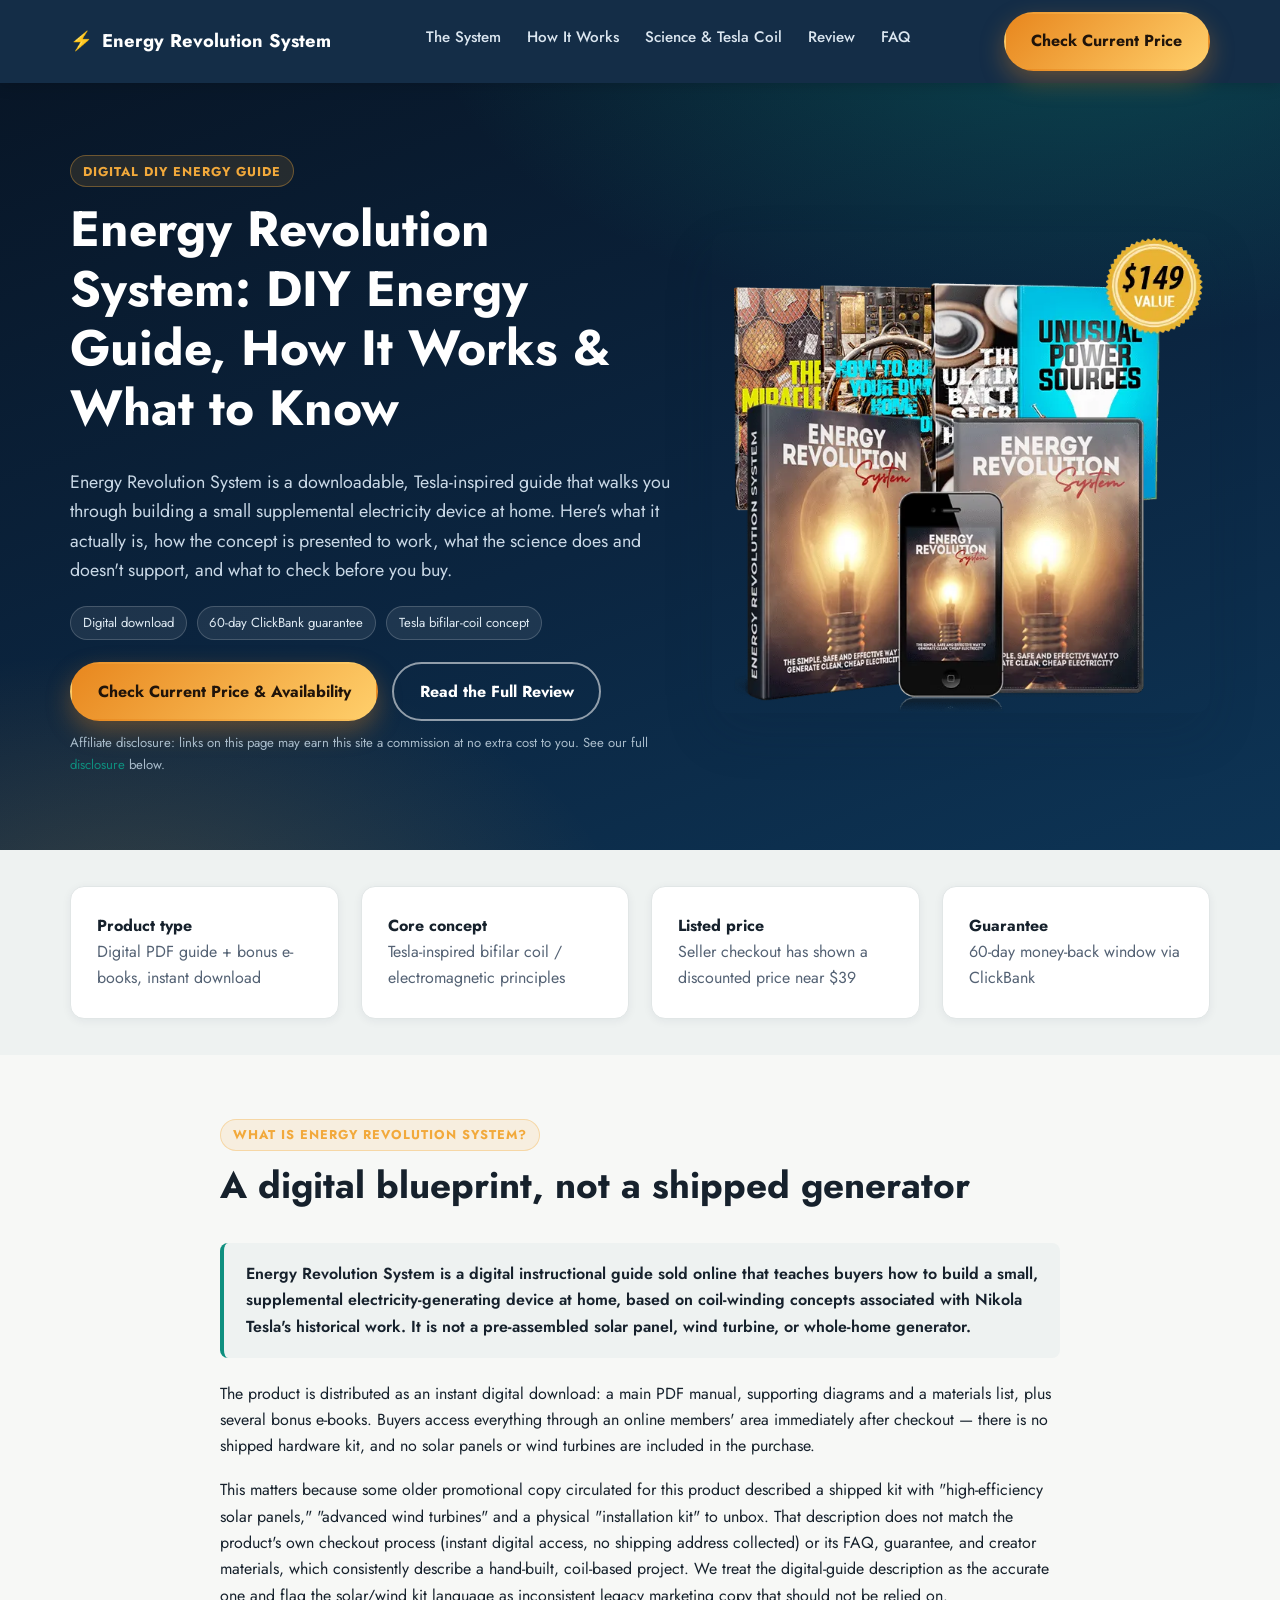
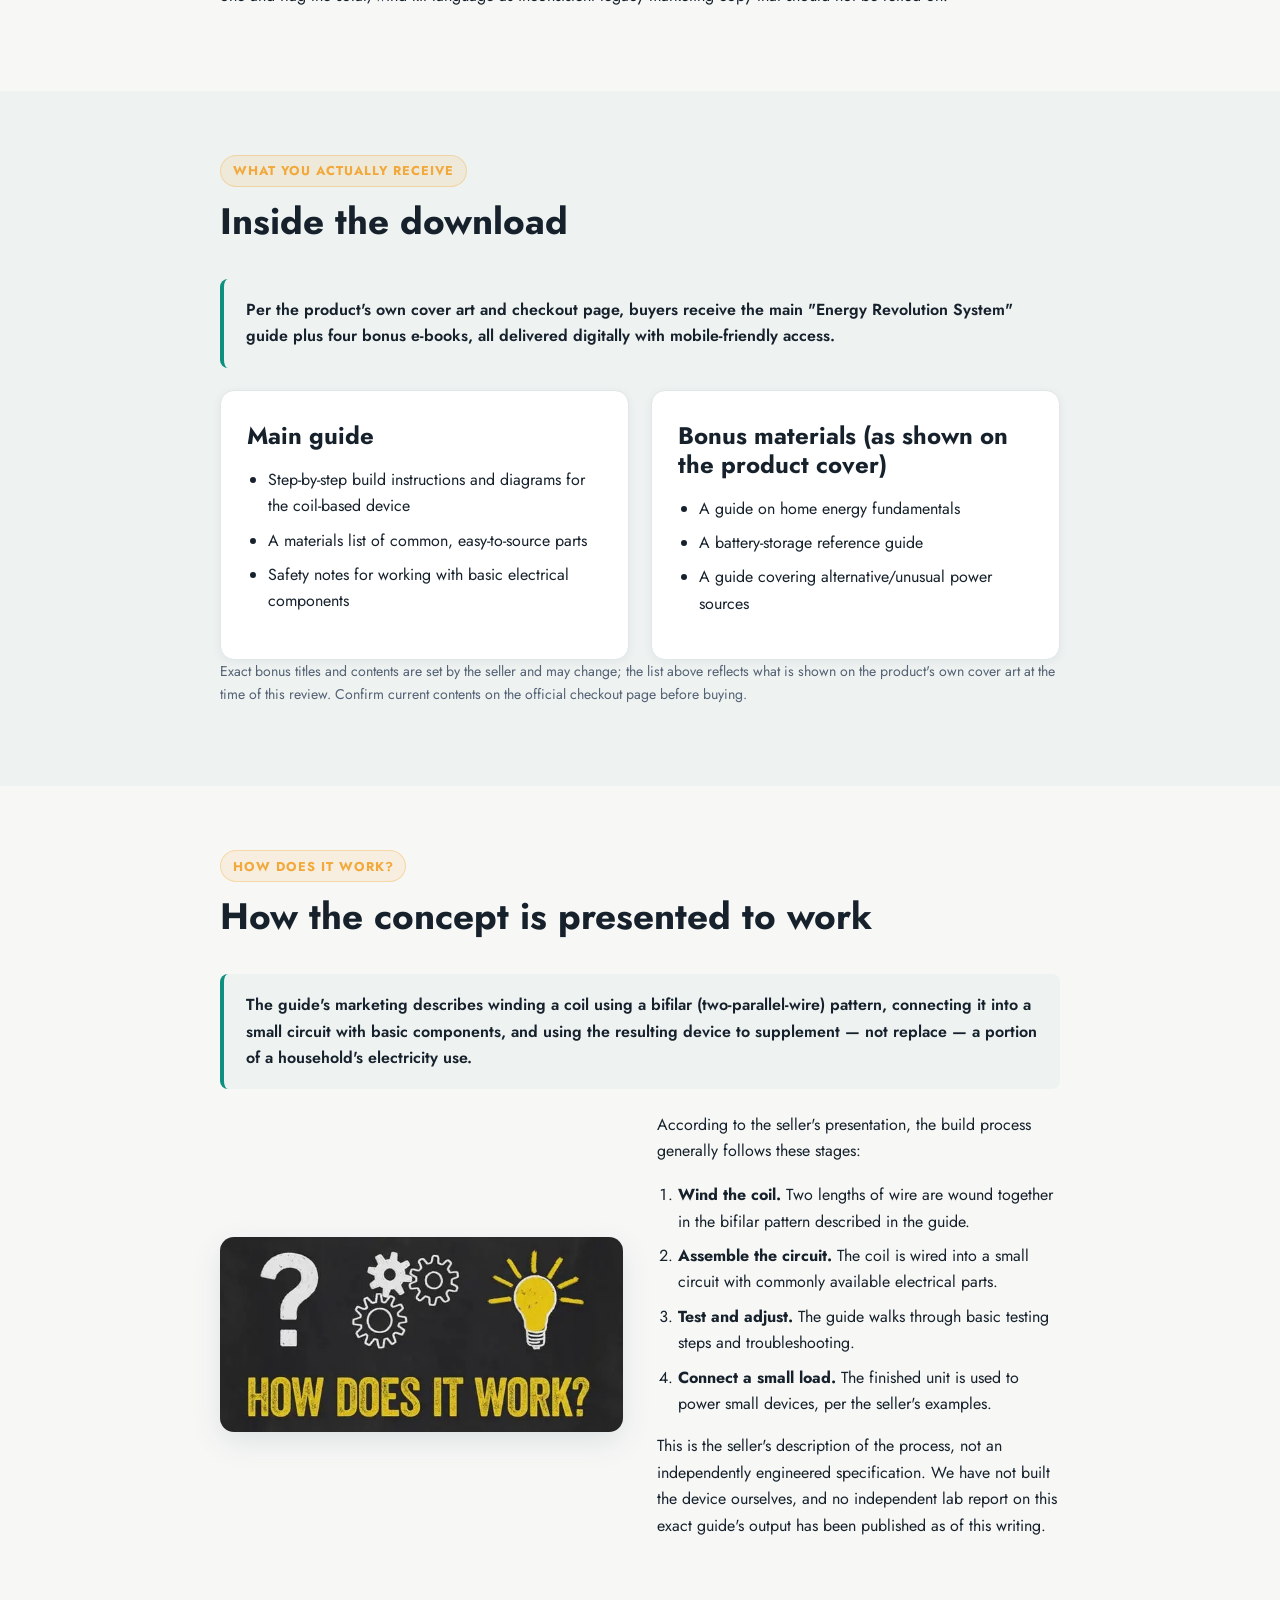
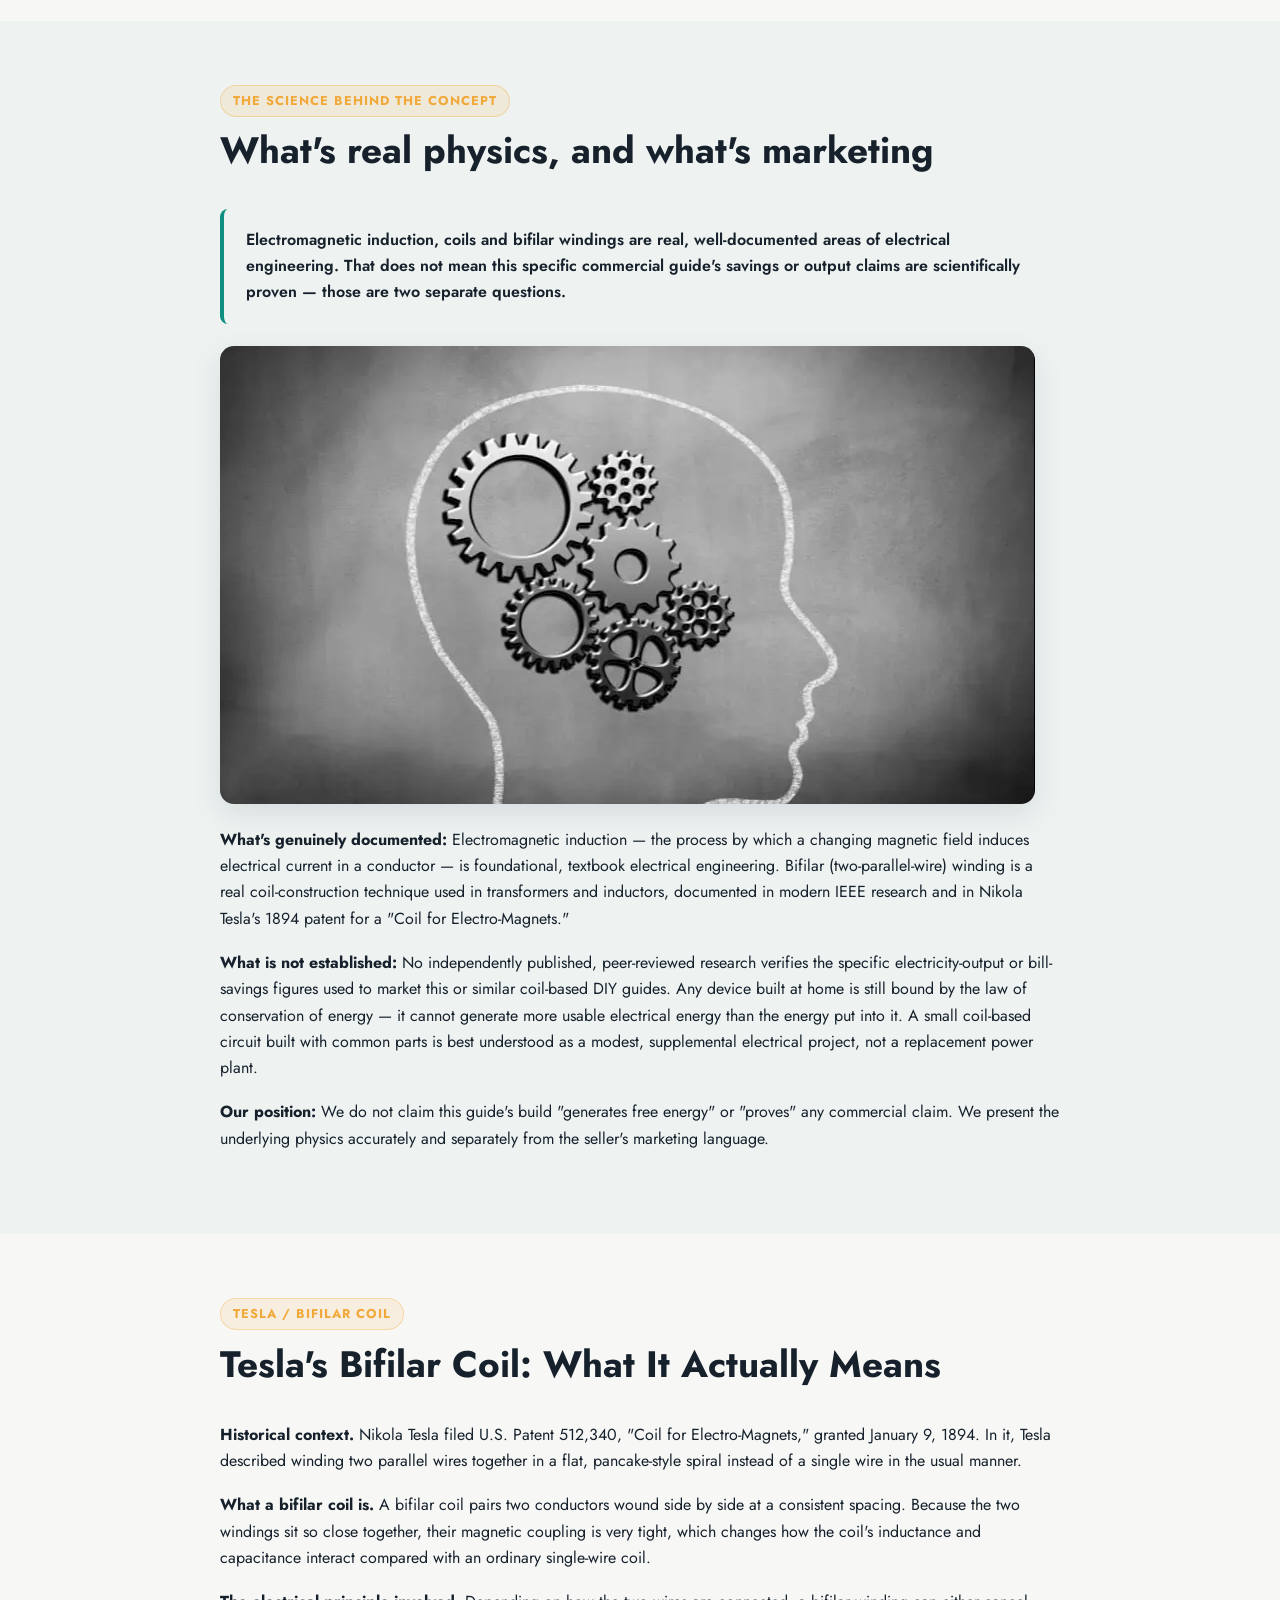
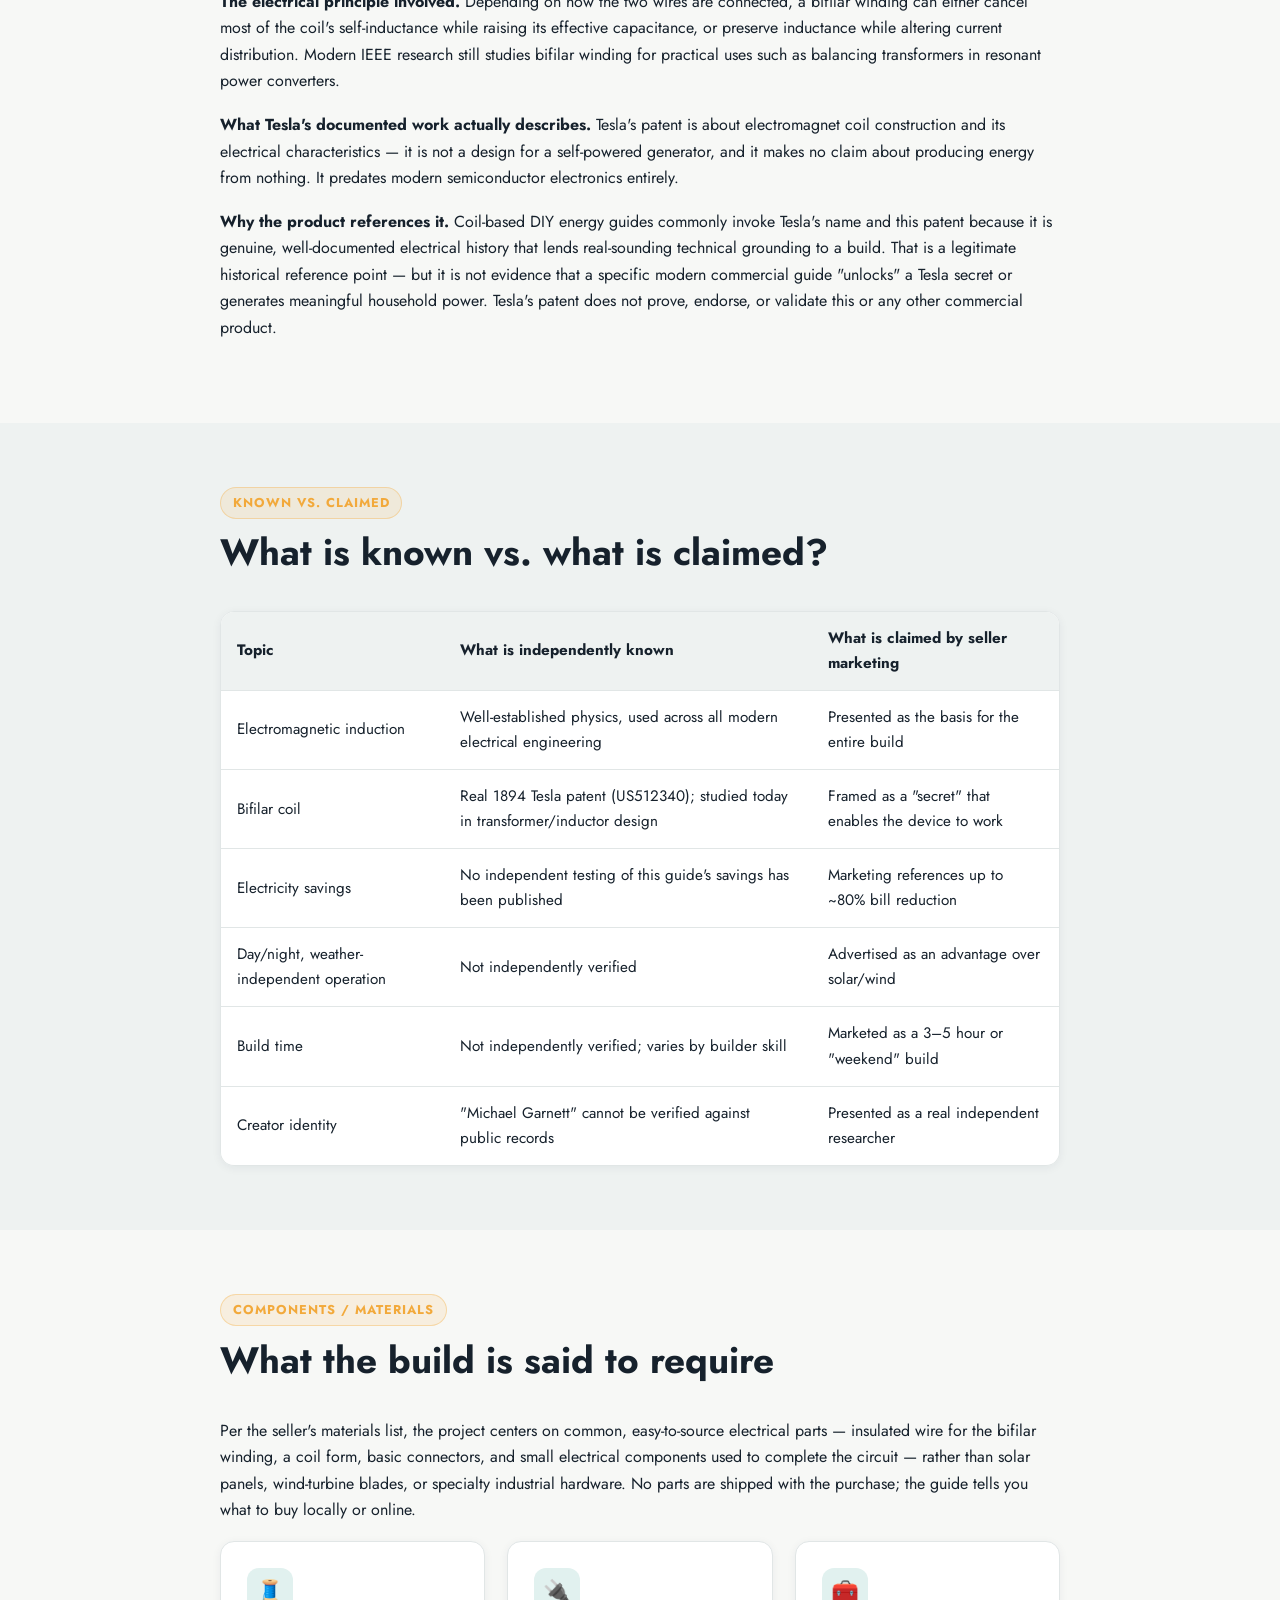
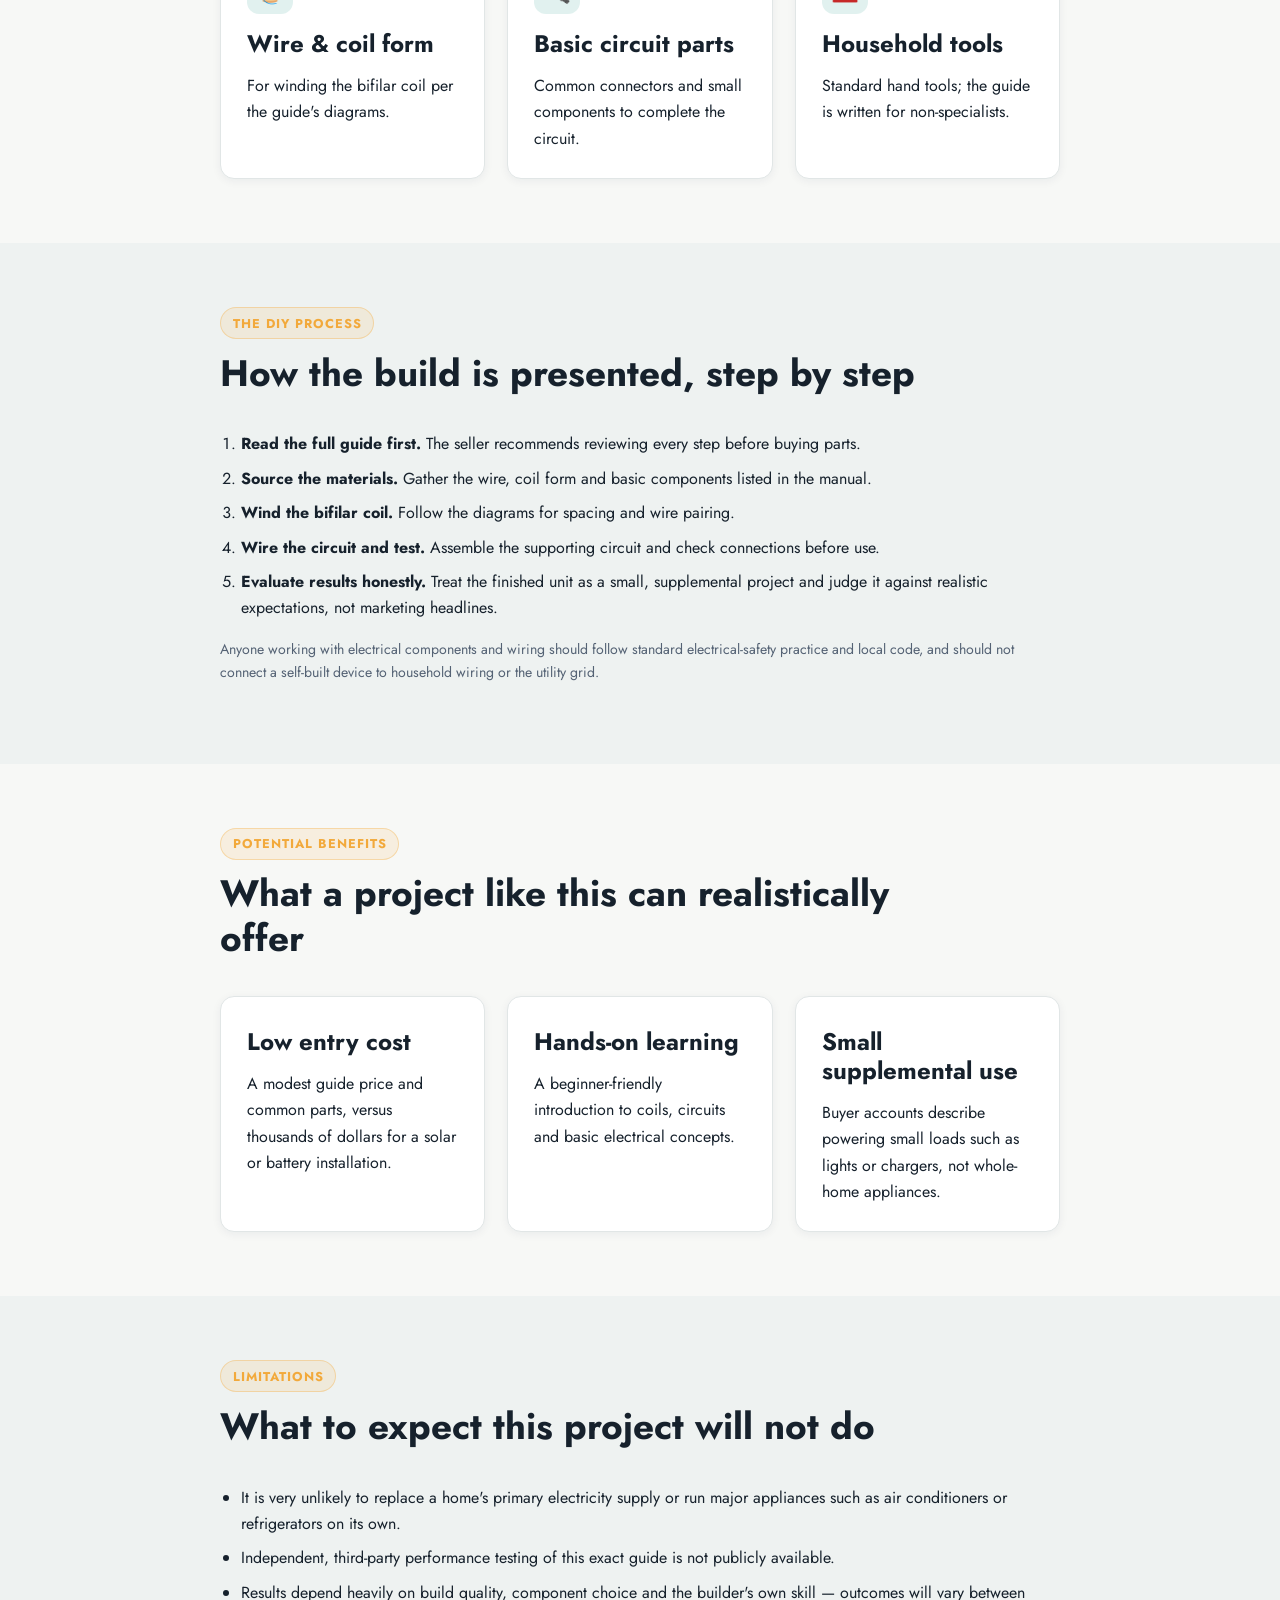
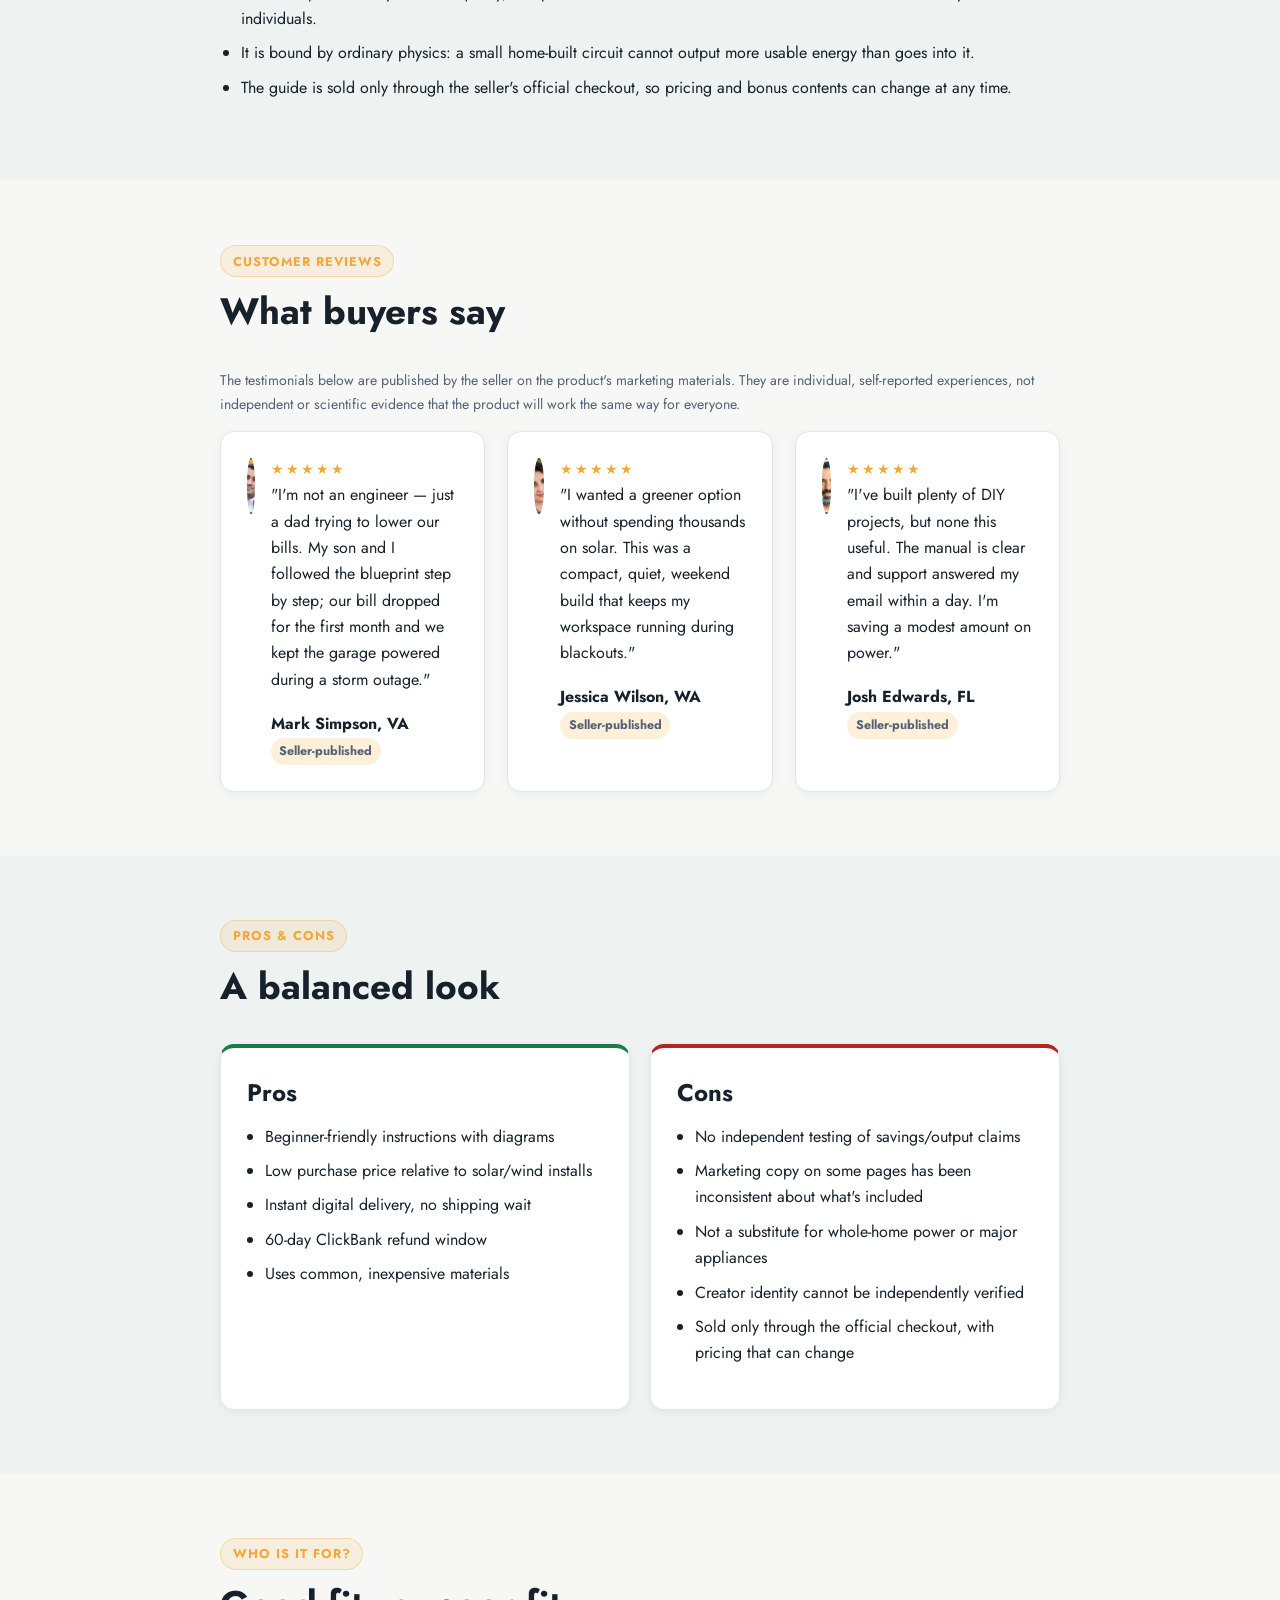
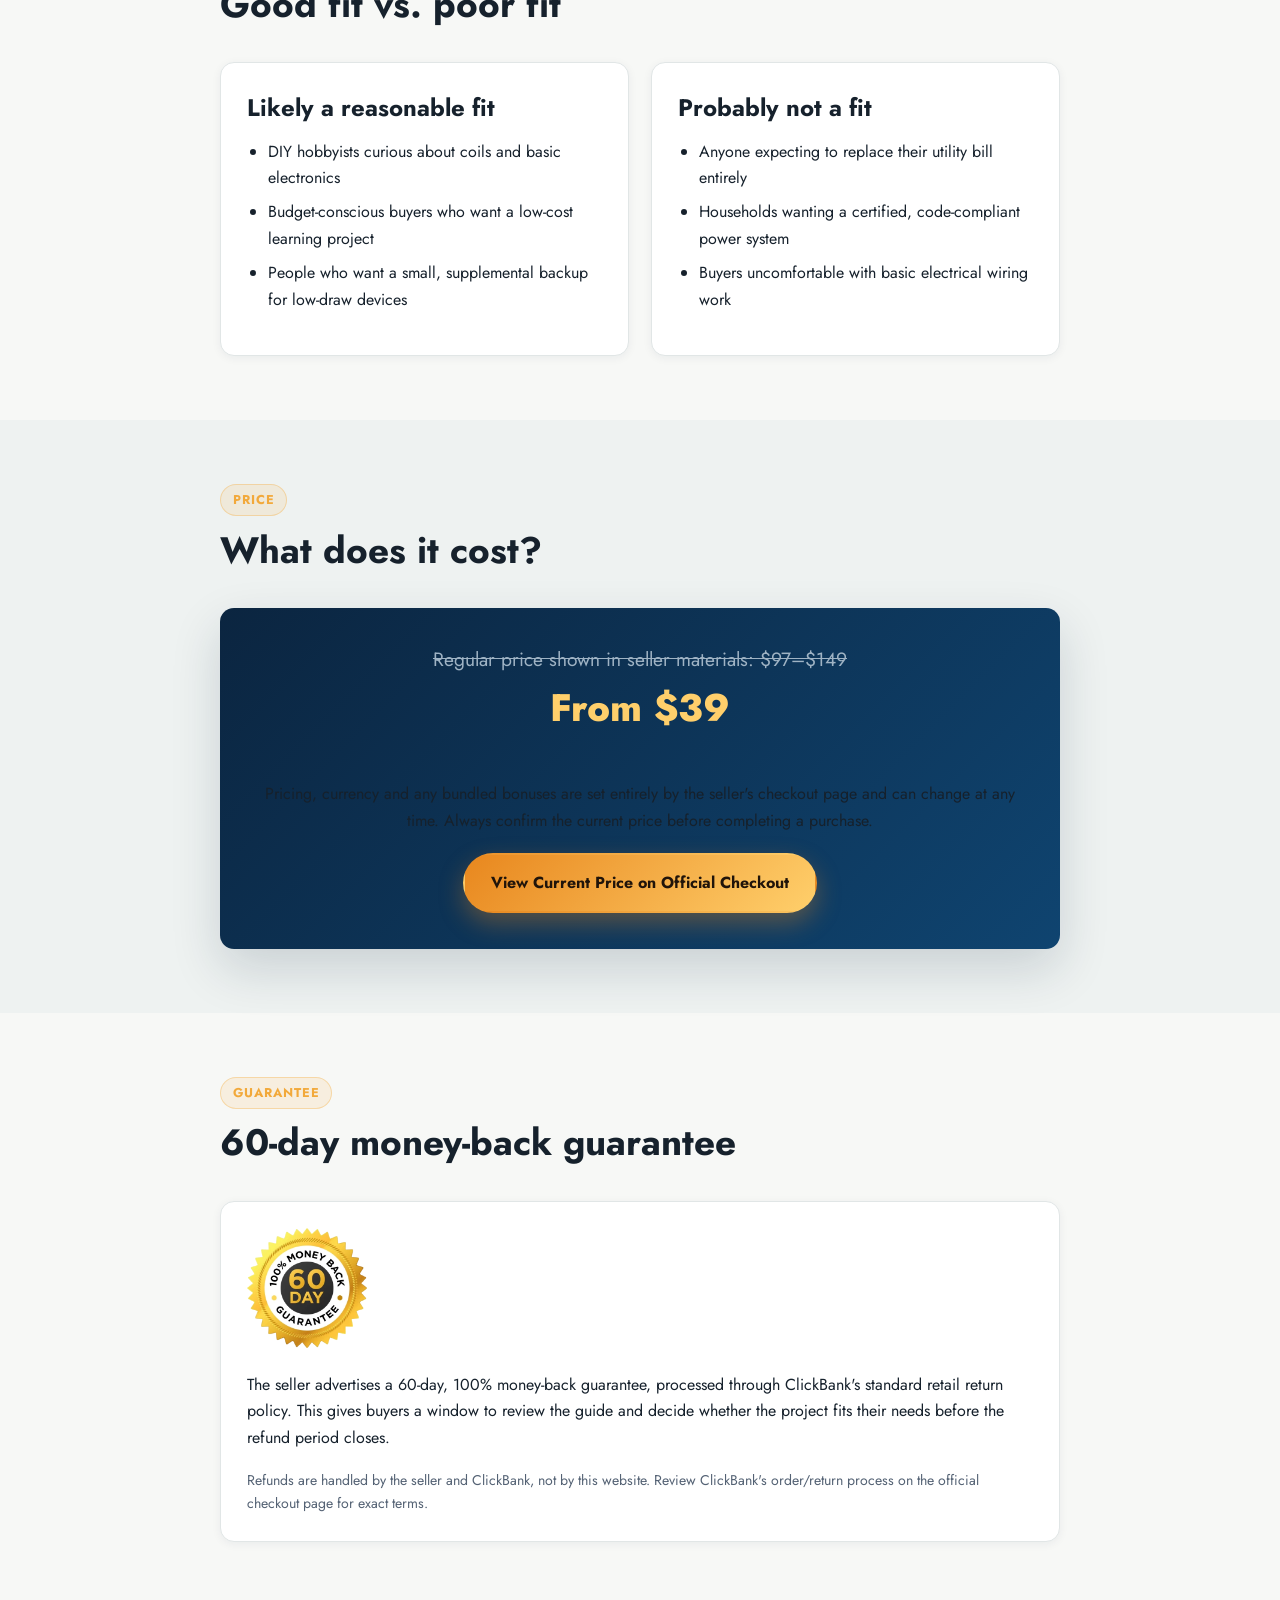
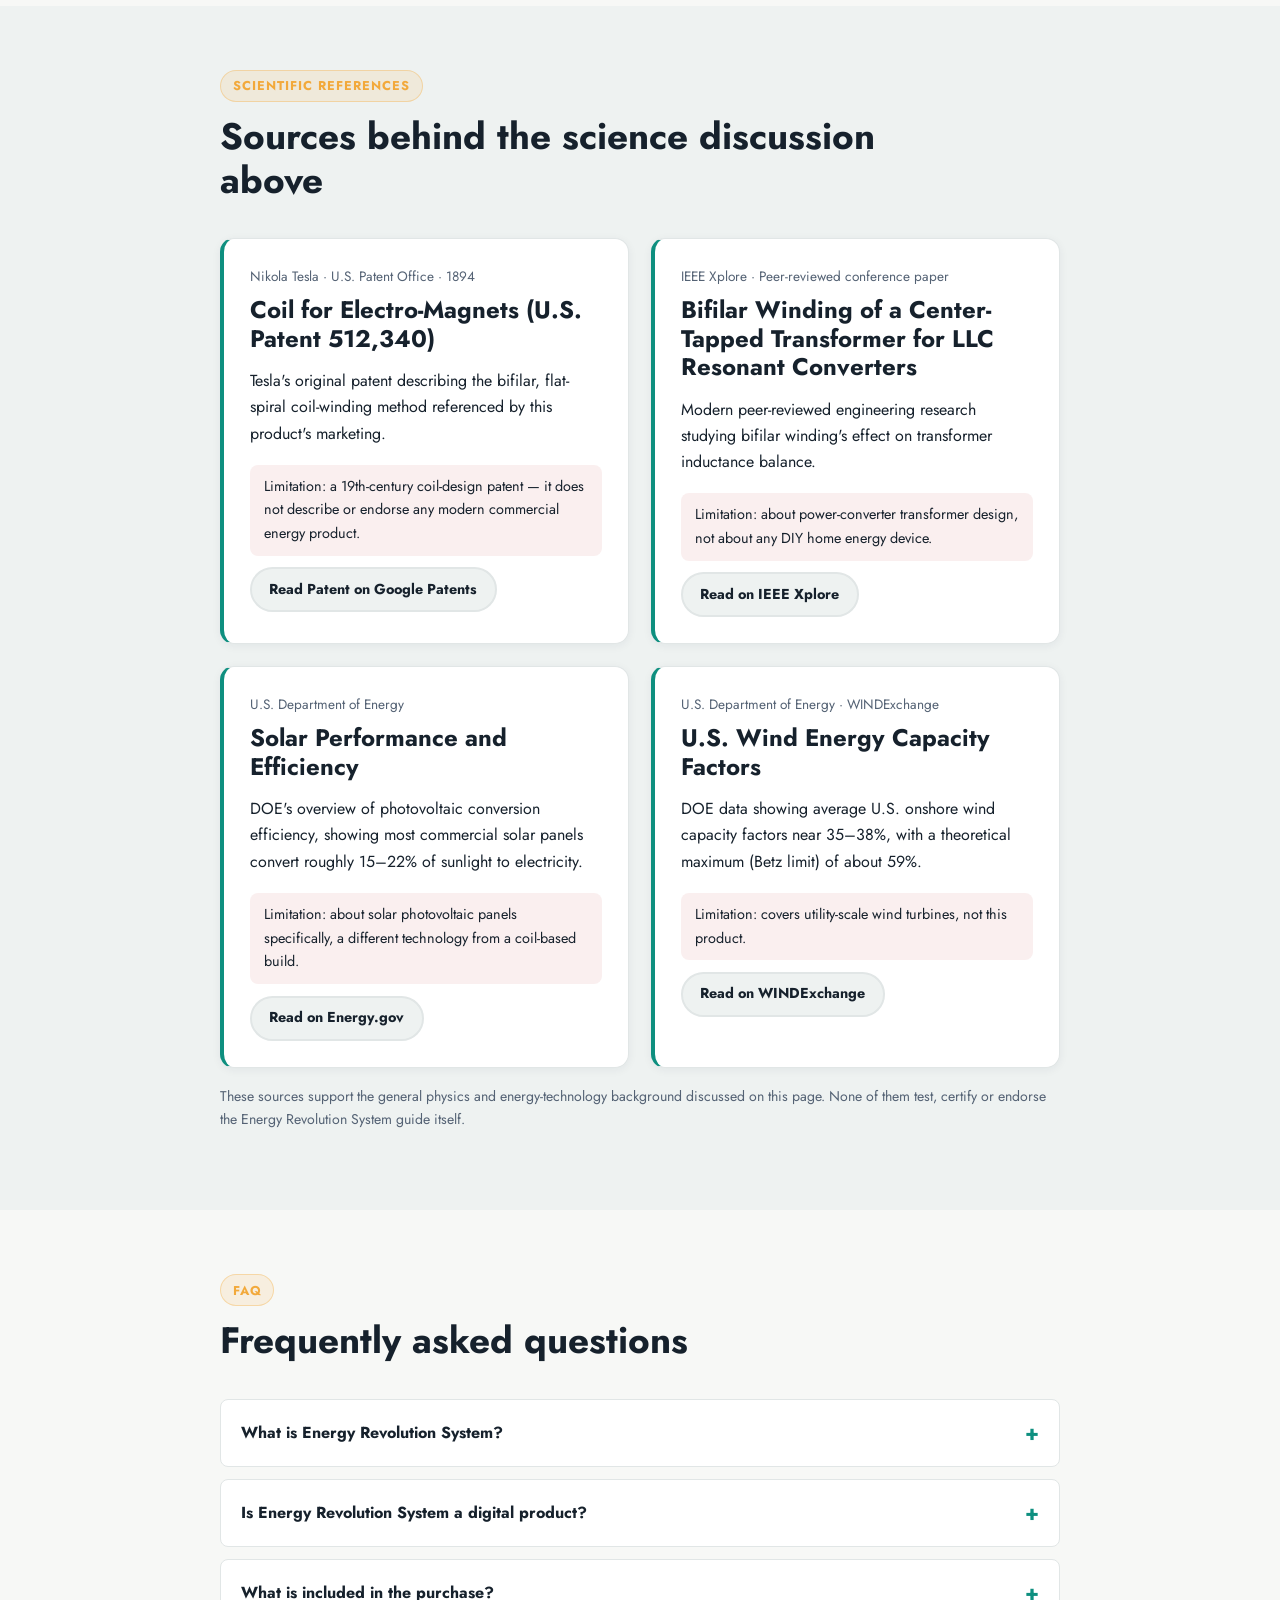
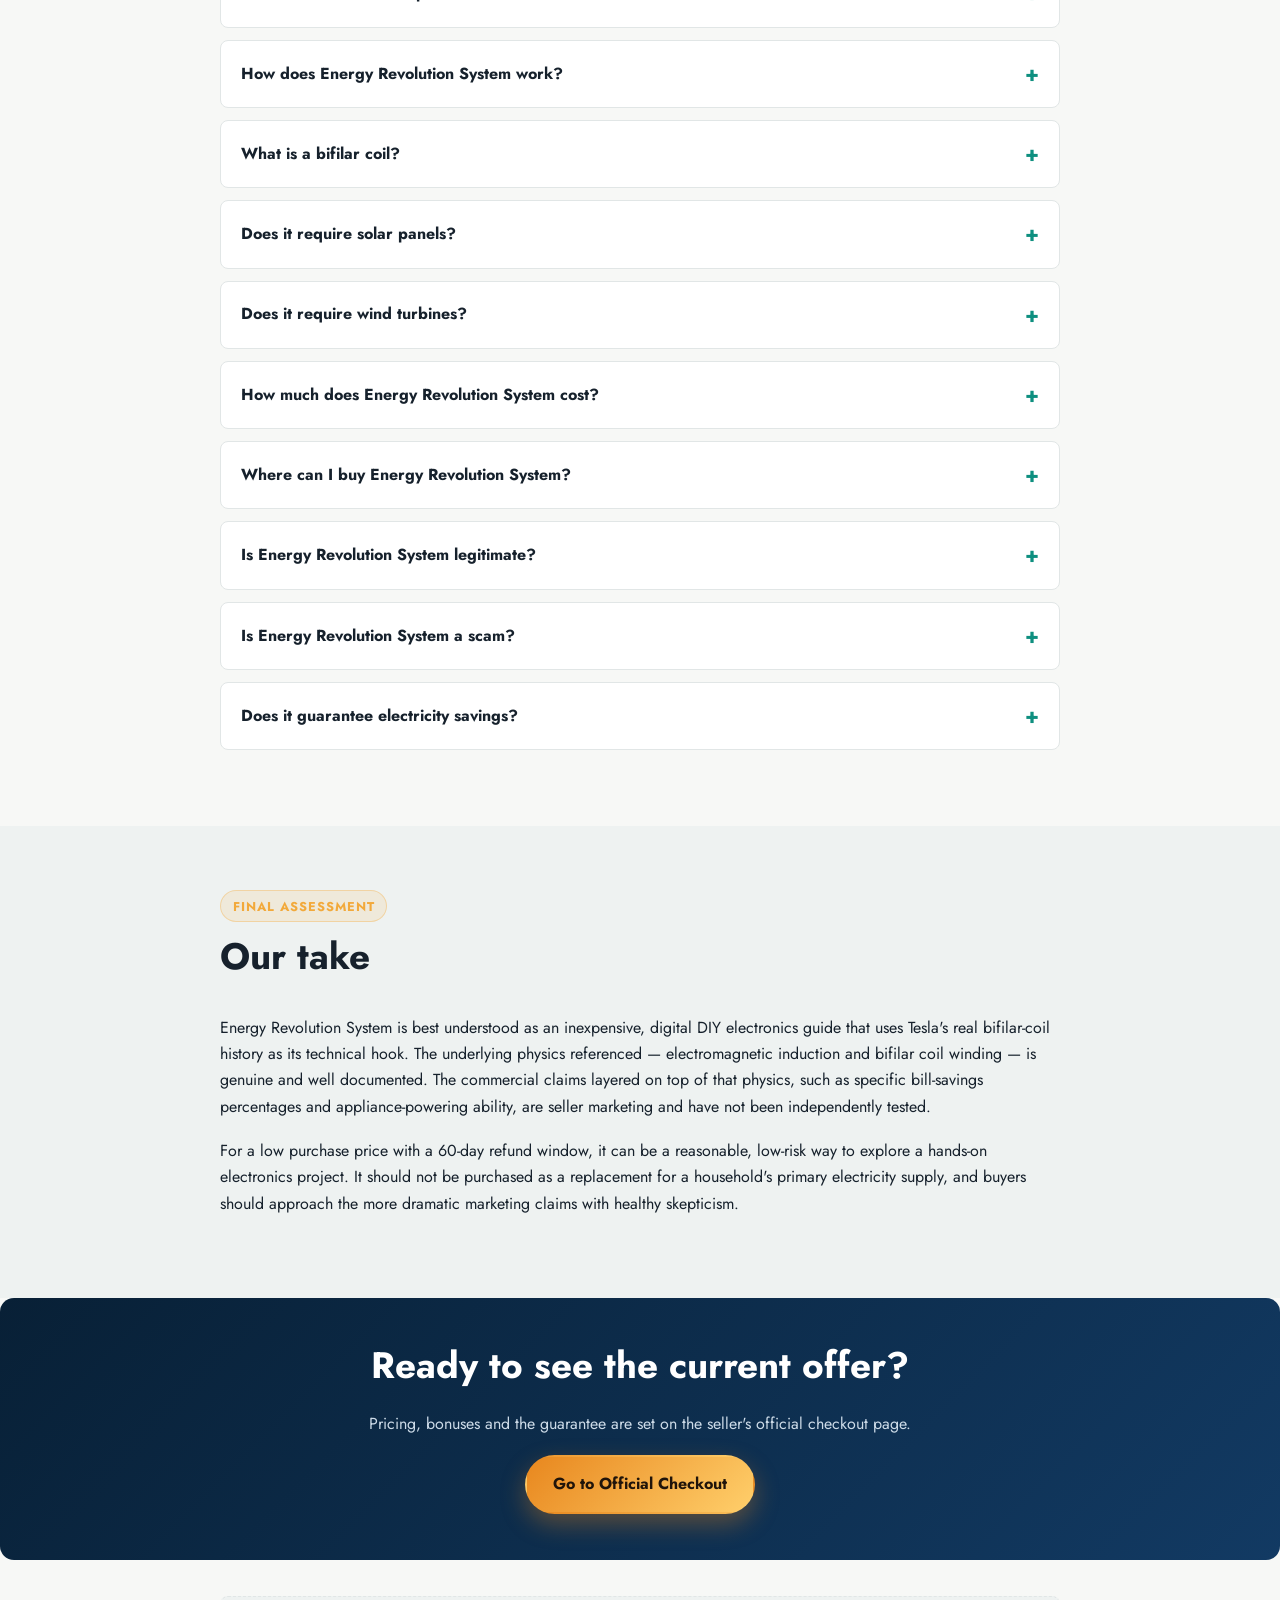
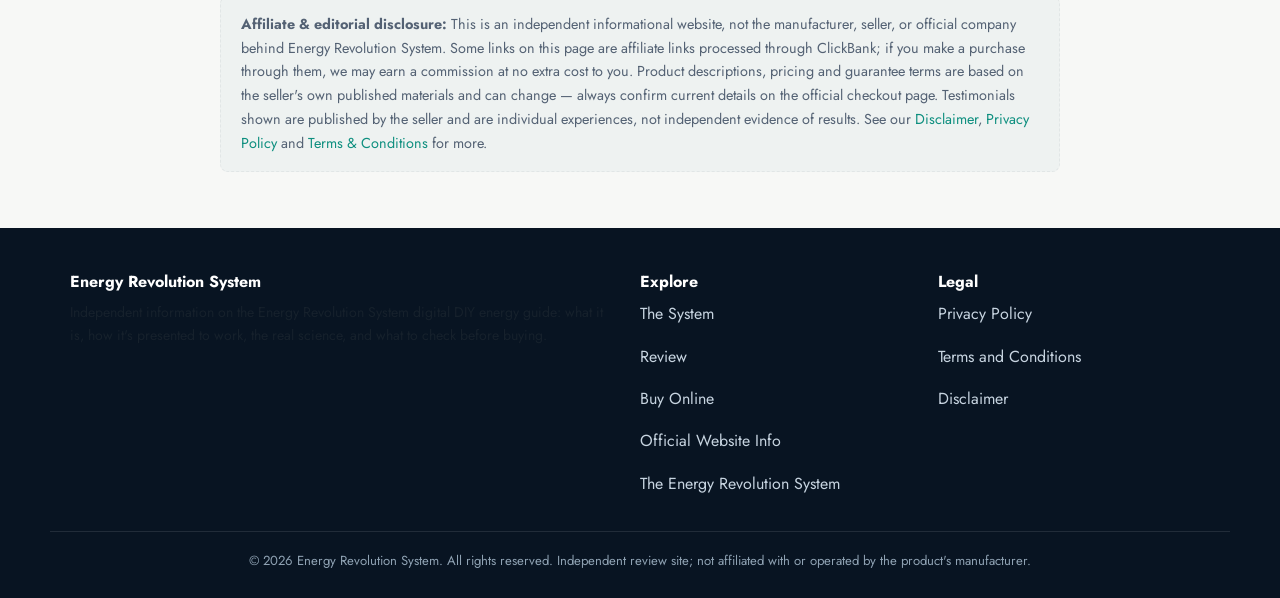
<file: index.html>
<!DOCTYPE html>
<html lang="en-US">
<head>
<meta charset="UTF-8">
<meta name="viewport" content="width=device-width, initial-scale=1">
<title>Energy Revolution System™ | Official Site, How It Works &amp; Review</title>
<meta name="description" content="Energy Revolution System is a Tesla-inspired DIY digital energy guide. See what it is, how it works, real science vs. marketing claims, price, guarantee &amp; FAQs.">
<meta name="robots" content="index,follow">
<link rel="canonical" href="https://energyrevolution.vercel.app">
  <meta name="msvalidate.01" content="FFF72A6E19C1513721D1C943C396DF65" />
<meta name="google-site-verification" content="2BLMnX33varJoWd6z9H7xx00YRpd8dOxVHaShGsoTUg" />
<meta property="og:type" content="website">
<meta property="og:site_name" content="Energy Revolution System">
<meta property="og:title" content="Energy Revolution System™ | Official Site, How It Works &amp; Review">
<meta property="og:description" content="A Tesla-inspired DIY digital energy guide. What it is, how it works, the real science, price, guarantee and FAQs — explained clearly.">
<meta property="og:url" content="https://energyrevolution.vercel.app">
<meta property="og:image" content="https://energyrevolution.vercel.appassets/images/ers-cover-bundle.webp">
<meta property="og:image:alt" content="Energy Revolution System digital guide and bonus e-book bundle cover art">
<meta name="twitter:card" content="summary_large_image">
<meta name="twitter:title" content="Energy Revolution System™ | Official Site, How It Works &amp; Review">
<meta name="twitter:description" content="A Tesla-inspired DIY digital energy guide. What it is, how it works, the real science, price, guarantee and FAQs.">
<meta name="twitter:image" content="https://energyrevolution.vercel.appassets/images/ers-cover-bundle.webp">
<meta name="twitter:image:alt" content="Energy Revolution System digital guide and bonus e-book bundle cover art">

<link rel="icon" href="assets/images/ers-cover-bundle-1.webp">
<link rel="preload" href="https://fonts.googleapis.com/css?family=Jost:400,500,600,700,800&display=swap" as="style" onload="this.onload=null;this.rel='stylesheet'">
<noscript><link rel="stylesheet" href="https://fonts.googleapis.com/css?family=Jost:400,500,600,700,800&display=swap"></noscript>
<link rel="stylesheet" href="assets/theme/css/site.css">
<script type="application/ld+json">
{
  "@context": "https://schema.org",
  "@graph": [
    {
      "@type": "WebSite",
      "@id": "https://energyrevolution.vercel.app#website",
      "url": "https://energyrevolution.vercel.app",
      "name": "Energy Revolution System",
      "inLanguage": "en-US"
    },
    {
      "@type": "Organization",
      "@id": "https://energyrevolution.vercel.app#organization",
      "name": "Energy Revolution System",
      "url": "https://energyrevolution.vercel.app",
      "logo": "https://energyrevolution.vercel.appassets/images/ers-cover-bundle-1.webp"
    },
    {
      "@type": "WebPage",
      "@id": "https://energyrevolution.vercel.app#webpage",
      "url": "https://energyrevolution.vercel.app",
      "name": "Energy Revolution System™ | Official Site, How It Works & Review",
      "description": "Energy Revolution System is a Tesla-inspired DIY digital energy guide. See what it is, how it works, real science vs. marketing claims, price, guarantee & FAQs.",
      "isPartOf": { "@id": "https://energyrevolution.vercel.app#website" }
    },
    {
      "@type": "FAQPage",
      "mainEntity": [
        {"@type":"Question","name":"What is Energy Revolution System?","acceptedAnswer":{"@type":"Answer","text":"A digital DIY guide teaching buyers how to build a small, coil-based supplemental electricity device at home, inspired by Tesla's bifilar coil concept."}},
        {"@type":"Question","name":"Is Energy Revolution System a digital product?","acceptedAnswer":{"@type":"Answer","text":"Yes. It is delivered as an instant digital download — a PDF guide plus bonus e-books — accessed through an online members' area after checkout."}},
        {"@type":"Question","name":"What is included in the purchase?","acceptedAnswer":{"@type":"Answer","text":"The main guide and several bonus e-books, based on the product's own cover art and checkout page. No physical hardware, solar panels, or wind turbines ship with the order."}},
        {"@type":"Question","name":"How does Energy Revolution System work?","acceptedAnswer":{"@type":"Answer","text":"Per the seller's materials, you wind a bifilar coil, wire it into a small circuit with common parts, test the build, then use it for small supplemental loads."}},
        {"@type":"Question","name":"What is a bifilar coil?","acceptedAnswer":{"@type":"Answer","text":"A coil wound from two parallel wires, a configuration Tesla documented in U.S. Patent 512,340 (1894). It changes how the coil's inductance and capacitance behave versus a standard single-wire coil."}},
        {"@type":"Question","name":"Does it require solar panels?","acceptedAnswer":{"@type":"Answer","text":"No. The core concept marketed for this guide is coil-based, not photovoltaic. It is marketed as an alternative to, not an addition to, solar panels."}},
        {"@type":"Question","name":"Does it require wind turbines?","acceptedAnswer":{"@type":"Answer","text":"No. As with solar panels, wind turbines are not part of this guide's core build concept, despite older marketing copy that referenced them."}},
        {"@type":"Question","name":"How much does Energy Revolution System cost?","acceptedAnswer":{"@type":"Answer","text":"Seller checkout pages have shown a discounted price near $39 against a stated regular price of $97–$149. The official checkout page is the only reliable source for the current price."}},
        {"@type":"Question","name":"Where can I buy Energy Revolution System?","acceptedAnswer":{"@type":"Answer","text":"Through the seller's official checkout, processed via ClickBank. This site links to that checkout and may earn a commission on qualifying purchases."}},
        {"@type":"Question","name":"Is Energy Revolution System legitimate?","acceptedAnswer":{"@type":"Answer","text":"It is a real, purchasable ClickBank digital product with a 60-day refund window — that makes it a legitimate, low-risk transaction. It does not mean every marketing claim about performance is independently proven."}},
        {"@type":"Question","name":"Is Energy Revolution System a scam?","acceptedAnswer":{"@type":"Answer","text":"No evidence found here suggests it is a scam in the sense of taking payment without delivering the promised digital guide; buyers do receive the download and a refund window applies. Treat specific savings and performance numbers as unverified marketing claims rather than guarantees."}},
        {"@type":"Question","name":"Does it guarantee electricity savings?","acceptedAnswer":{"@type":"Answer","text":"No. There is no independent testing behind the advertised savings percentages. Actual results depend on the individual build and household usage."}}
      ]
    }
  ]
}
</script>
</head>
<body>
<a class="skip-link" href="#main">Skip to content</a>

<header class="site-header">
  <div class="container nav-wrap">
    <a class="brand" href="index.html"><span class="mark">⚡</span> Energy Revolution System</a>
    <nav aria-label="Primary">
      <ul class="nav-links">
        <li><a href="energyrevolutionsystem.html">The System</a></li>
        <li><a href="#how-it-works">How It Works</a></li>
        <li><a href="#science">Science &amp; Tesla Coil</a></li>
        <li><a href="energyrevolutionsystemreview.html">Review</a></li>
        <li><a href="#faq">FAQ</a></li>
      </ul>
    </nav>
    <a class="btn btn-cta nav-cta" href="https://070018sgbk9qem152bnhbwco4x.hop.clickbank.net" rel="sponsored noopener" target="_blank">Check Current Price</a>
    <button class="nav-toggle" aria-expanded="false" aria-controls="mobilePanel">☰ Menu</button>
  </div>
  <div class="mobile-panel" id="mobilePanel">
    <a href="energyrevolutionsystem.html">The System</a>
    <a href="#how-it-works">How It Works</a>
    <a href="#science">Science &amp; Tesla Coil</a>
    <a href="energyrevolutionsystemreview.html">Review</a>
    <a href="energyrevolutionsystembuyonline.html">Buy Online</a>
    <a href="#faq">FAQ</a>
    <a class="btn btn-cta" href="https://070018sgbk9qem152bnhbwco4x.hop.clickbank.net" rel="sponsored noopener" target="_blank">Check Current Price</a>
  </div>
</header>

<main id="main">

<section class="hero">
  <div class="container">
    <div>
      <span class="eyebrow">Digital DIY Energy Guide</span>
      <h1>Energy Revolution System: DIY Energy Guide, How It Works &amp; What to Know</h1>
      <p class="lead">Energy Revolution System is a downloadable, Tesla-inspired guide that walks you through building a small supplemental electricity device at home. Here's what it actually is, how the concept is presented to work, what the science does and doesn't support, and what to check before you buy.</p>
      <div class="hero-badges">
        <span class="hero-badge">Digital download</span>
        <span class="hero-badge">60-day ClickBank guarantee</span>
        <span class="hero-badge">Tesla bifilar-coil concept</span>
      </div>
      <div class="hero-ctas">
        <a class="btn btn-cta" href="https://070018sgbk9qem152bnhbwco4x.hop.clickbank.net" rel="sponsored noopener" target="_blank">Check Current Price &amp; Availability</a>
        <a class="btn btn-outline" href="energyrevolutionsystemreview.html">Read the Full Review</a>
      </div>
      <p class="hero-note">Affiliate disclosure: links on this page may earn this site a commission at no extra cost to you. See our full <a href="#disclosure">disclosure</a> below.</p>
    </div>
    <div class="hero-media">
      <img src="assets/images/ers-cover-bundle.webp" width="660" height="638" alt="Energy Revolution System digital guide bundle with bonus e-books and mobile access" fetchpriority="high" decoding="async">
    </div>
  </div>
</section>

<section class="tight surface-2">
  <div class="container">
    <div class="grid grid-4">
      <div class="card"><strong>Product type</strong><p class="mb-0 muted">Digital PDF guide + bonus e-books, instant download</p></div>
      <div class="card"><strong>Core concept</strong><p class="mb-0 muted">Tesla-inspired bifilar coil / electromagnetic principles</p></div>
      <div class="card"><strong>Listed price</strong><p class="mb-0 muted">Seller checkout has shown a discounted price near $39</p></div>
      <div class="card"><strong>Guarantee</strong><p class="mb-0 muted">60-day money-back window via ClickBank</p></div>
    </div>
  </div>
</section>

<section id="what-is-it">
  <div class="container-narrow">
    <div class="section-head left">
      <span class="eyebrow">What Is Energy Revolution System?</span>
      <h2 class="mt-0">A digital blueprint, not a shipped generator</h2>
    </div>
    <div class="answer-box"><p>Energy Revolution System is a digital instructional guide sold online that teaches buyers how to build a small, supplemental electricity-generating device at home, based on coil-winding concepts associated with Nikola Tesla's historical work. It is not a pre-assembled solar panel, wind turbine, or whole-home generator.</p></div>
    <p>The product is distributed as an instant digital download: a main PDF manual, supporting diagrams and a materials list, plus several bonus e-books. Buyers access everything through an online members' area immediately after checkout — there is no shipped hardware kit, and no solar panels or wind turbines are included in the purchase.</p>
    <p>This matters because some older promotional copy circulated for this product described a shipped kit with "high-efficiency solar panels," "advanced wind turbines" and a physical "installation kit" to unbox. That description does not match the product's own checkout process (instant digital access, no shipping address collected) or its FAQ, guarantee, and creator materials, which consistently describe a hand-built, coil-based project. We treat the digital-guide description as the accurate one and flag the solar/wind kit language as inconsistent legacy marketing copy that should not be relied on.</p>
  </div>
</section>

<section class="surface-2">
  <div class="container-narrow">
    <div class="section-head left">
      <span class="eyebrow">What You Actually Receive</span>
      <h2 class="mt-0">Inside the download</h2>
    </div>
    <div class="answer-box"><p>Per the product's own cover art and checkout page, buyers receive the main "Energy Revolution System" guide plus four bonus e-books, all delivered digitally with mobile-friendly access.</p></div>
    <div class="grid grid-2">
      <div class="card">
        <h3>Main guide</h3>
        <ul>
          <li>Step-by-step build instructions and diagrams for the coil-based device</li>
          <li>A materials list of common, easy-to-source parts</li>
          <li>Safety notes for working with basic electrical components</li>
        </ul>
      </div>
      <div class="card">
        <h3>Bonus materials (as shown on the product cover)</h3>
        <ul>
          <li>A guide on home energy fundamentals</li>
          <li>A battery-storage reference guide</li>
          <li>A guide covering alternative/unusual power sources</li>
        </ul>
      </div>
    </div>
    <p class="small muted">Exact bonus titles and contents are set by the seller and may change; the list above reflects what is shown on the product's own cover art at the time of this review. Confirm current contents on the official checkout page before buying.</p>
  </div>
</section>

<section id="how-it-works">
  <div class="container-narrow">
    <div class="section-head left">
      <span class="eyebrow">How Does It Work?</span>
      <h2 class="mt-0">How the concept is presented to work</h2>
    </div>
    <div class="answer-box"><p>The guide's marketing describes winding a coil using a bifilar (two-parallel-wire) pattern, connecting it into a small circuit with basic components, and using the resulting device to supplement — not replace — a portion of a household's electricity use.</p></div>
    <div class="split">
      <img src="assets/images/how-does-energy-revolution-system-work.webp" width="600" height="290" alt="Illustration representing the question of how a home energy device works" loading="lazy" decoding="async">
      <div>
        <p>According to the seller's presentation, the build process generally follows these stages:</p>
        <ol>
          <li><strong>Wind the coil.</strong> Two lengths of wire are wound together in the bifilar pattern described in the guide.</li>
          <li><strong>Assemble the circuit.</strong> The coil is wired into a small circuit with commonly available electrical parts.</li>
          <li><strong>Test and adjust.</strong> The guide walks through basic testing steps and troubleshooting.</li>
          <li><strong>Connect a small load.</strong> The finished unit is used to power small devices, per the seller's examples.</li>
        </ol>
        <p>This is the seller's description of the process, not an independently engineered specification. We have not built the device ourselves, and no independent lab report on this exact guide's output has been published as of this writing.</p>
      </div>
    </div>
  </div>
</section>

<section id="science" class="surface-2">
  <div class="container-narrow">
    <div class="section-head left">
      <span class="eyebrow">The Science Behind the Concept</span>
      <h2 class="mt-0">What's real physics, and what's marketing</h2>
    </div>
    <div class="answer-box"><p>Electromagnetic induction, coils and bifilar windings are real, well-documented areas of electrical engineering. That does not mean this specific commercial guide's savings or output claims are scientifically proven — those are two separate questions.</p></div>
    <img src="assets/images/the-science-behind-energy-revolution-system.webp" width="815" height="458" alt="Conceptual illustration of mechanical and electrical ideas behind coil-based energy devices" loading="lazy" decoding="async" style="border-radius:14px;box-shadow:0 10px 30px rgba(11,37,64,.1);margin-bottom:1.4em">
    <p><strong>What's genuinely documented:</strong> Electromagnetic induction — the process by which a changing magnetic field induces electrical current in a conductor — is foundational, textbook electrical engineering. Bifilar (two-parallel-wire) winding is a real coil-construction technique used in transformers and inductors, documented in modern IEEE research and in Nikola Tesla's 1894 patent for a "Coil for Electro-Magnets."</p>
    <p><strong>What is not established:</strong> No independently published, peer-reviewed research verifies the specific electricity-output or bill-savings figures used to market this or similar coil-based DIY guides. Any device built at home is still bound by the law of conservation of energy — it cannot generate more usable electrical energy than the energy put into it. A small coil-based circuit built with common parts is best understood as a modest, supplemental electrical project, not a replacement power plant.</p>
    <p><strong>Our position:</strong> We do not claim this guide's build "generates free energy" or "proves" any commercial claim. We present the underlying physics accurately and separately from the seller's marketing language.</p>
  </div>
</section>

<section id="tesla">
  <div class="container-narrow">
    <div class="section-head left">
      <span class="eyebrow">Tesla / Bifilar Coil</span>
      <h2 class="mt-0">Tesla's Bifilar Coil: What It Actually Means</h2>
    </div>
    <p><strong>Historical context.</strong> Nikola Tesla filed U.S. Patent 512,340, "Coil for Electro-Magnets," granted January 9, 1894. In it, Tesla described winding two parallel wires together in a flat, pancake-style spiral instead of a single wire in the usual manner.</p>
    <p><strong>What a bifilar coil is.</strong> A bifilar coil pairs two conductors wound side by side at a consistent spacing. Because the two windings sit so close together, their magnetic coupling is very tight, which changes how the coil's inductance and capacitance interact compared with an ordinary single-wire coil.</p>
    <p><strong>The electrical principle involved.</strong> Depending on how the two wires are connected, a bifilar winding can either cancel most of the coil's self-inductance while raising its effective capacitance, or preserve inductance while altering current distribution. Modern IEEE research still studies bifilar winding for practical uses such as balancing transformers in resonant power converters.</p>
    <p><strong>What Tesla's documented work actually describes.</strong> Tesla's patent is about electromagnet coil construction and its electrical characteristics — it is not a design for a self-powered generator, and it makes no claim about producing energy from nothing. It predates modern semiconductor electronics entirely.</p>
    <p><strong>Why the product references it.</strong> Coil-based DIY energy guides commonly invoke Tesla's name and this patent because it is genuine, well-documented electrical history that lends real-sounding technical grounding to a build. That is a legitimate historical reference point — but it is not evidence that a specific modern commercial guide "unlocks" a Tesla secret or generates meaningful household power. Tesla's patent does not prove, endorse, or validate this or any other commercial product.</p>
  </div>
</section>

<section class="surface-2">
  <div class="container-narrow">
    <div class="section-head left">
      <span class="eyebrow">Known vs. Claimed</span>
      <h2 class="mt-0">What is known vs. what is claimed?</h2>
    </div>
    <div class="table-wrap">
      <table>
        <thead><tr><th>Topic</th><th>What is independently known</th><th>What is claimed by seller marketing</th></tr></thead>
        <tbody>
          <tr><td>Electromagnetic induction</td><td>Well-established physics, used across all modern electrical engineering</td><td>Presented as the basis for the entire build</td></tr>
          <tr><td>Bifilar coil</td><td>Real 1894 Tesla patent (US512340); studied today in transformer/inductor design</td><td>Framed as a "secret" that enables the device to work</td></tr>
          <tr><td>Electricity savings</td><td>No independent testing of this guide's savings has been published</td><td>Marketing references up to ~80% bill reduction</td></tr>
          <tr><td>Day/night, weather-independent operation</td><td>Not independently verified</td><td>Advertised as an advantage over solar/wind</td></tr>
          <tr><td>Build time</td><td>Not independently verified; varies by builder skill</td><td>Marketed as a 3–5 hour or "weekend" build</td></tr>
          <tr><td>Creator identity</td><td>"Michael Garnett" cannot be verified against public records</td><td>Presented as a real independent researcher</td></tr>
        </tbody>
      </table>
    </div>
  </div>
</section>

<section id="materials">
  <div class="container-narrow">
    <div class="section-head left">
      <span class="eyebrow">Components / Materials</span>
      <h2 class="mt-0">What the build is said to require</h2>
    </div>
    <p>Per the seller's materials list, the project centers on common, easy-to-source electrical parts — insulated wire for the bifilar winding, a coil form, basic connectors, and small electrical components used to complete the circuit — rather than solar panels, wind-turbine blades, or specialty industrial hardware. No parts are shipped with the purchase; the guide tells you what to buy locally or online.</p>
    <div class="grid grid-3">
      <div class="card"><div class="card-icon">🧵</div><h3>Wire &amp; coil form</h3><p class="mb-0">For winding the bifilar coil per the guide's diagrams.</p></div>
      <div class="card"><div class="card-icon">🔌</div><h3>Basic circuit parts</h3><p class="mb-0">Common connectors and small components to complete the circuit.</p></div>
      <div class="card"><div class="card-icon">🧰</div><h3>Household tools</h3><p class="mb-0">Standard hand tools; the guide is written for non-specialists.</p></div>
    </div>
  </div>
</section>

<section class="surface-2">
  <div class="container-narrow">
    <div class="section-head left">
      <span class="eyebrow">The DIY Process</span>
      <h2 class="mt-0">How the build is presented, step by step</h2>
    </div>
    <ol>
      <li><strong>Read the full guide first.</strong> The seller recommends reviewing every step before buying parts.</li>
      <li><strong>Source the materials.</strong> Gather the wire, coil form and basic components listed in the manual.</li>
      <li><strong>Wind the bifilar coil.</strong> Follow the diagrams for spacing and wire pairing.</li>
      <li><strong>Wire the circuit and test.</strong> Assemble the supporting circuit and check connections before use.</li>
      <li><strong>Evaluate results honestly.</strong> Treat the finished unit as a small, supplemental project and judge it against realistic expectations, not marketing headlines.</li>
    </ol>
    <p class="small muted">Anyone working with electrical components and wiring should follow standard electrical-safety practice and local code, and should not connect a self-built device to household wiring or the utility grid.</p>
  </div>
</section>

<section id="benefits">
  <div class="container-narrow">
    <div class="section-head left">
      <span class="eyebrow">Potential Benefits</span>
      <h2 class="mt-0">What a project like this can realistically offer</h2>
    </div>
    <div class="grid grid-3">
      <div class="card"><h3>Low entry cost</h3><p class="mb-0">A modest guide price and common parts, versus thousands of dollars for a solar or battery installation.</p></div>
      <div class="card"><h3>Hands-on learning</h3><p class="mb-0">A beginner-friendly introduction to coils, circuits and basic electrical concepts.</p></div>
      <div class="card"><h3>Small supplemental use</h3><p class="mb-0">Buyer accounts describe powering small loads such as lights or chargers, not whole-home appliances.</p></div>
    </div>
  </div>
</section>

<section id="limitations" class="surface-2">
  <div class="container-narrow">
    <div class="section-head left">
      <span class="eyebrow">Limitations</span>
      <h2 class="mt-0">What to expect this project will not do</h2>
    </div>
    <ul>
      <li>It is very unlikely to replace a home's primary electricity supply or run major appliances such as air conditioners or refrigerators on its own.</li>
      <li>Independent, third-party performance testing of this exact guide is not publicly available.</li>
      <li>Results depend heavily on build quality, component choice and the builder's own skill — outcomes will vary between individuals.</li>
      <li>It is bound by ordinary physics: a small home-built circuit cannot output more usable energy than goes into it.</li>
      <li>The guide is sold only through the seller's official checkout, so pricing and bonus contents can change at any time.</li>
    </ul>
  </div>
</section>

<section id="reviews">
  <div class="container-narrow">
    <div class="section-head left">
      <span class="eyebrow">Customer Reviews</span>
      <h2 class="mt-0">What buyers say</h2>
    </div>
    <p class="small muted">The testimonials below are published by the seller on the product's marketing materials. They are individual, self-reported experiences, not independent or scientific evidence that the product will work the same way for everyone.</p>
    <div class="grid grid-3">
      <div class="card testimonial">
        <div>
          <img src="assets/images/testimonial1-280x280.png" width="280" height="280" alt="" loading="lazy" decoding="async">
        </div>
        <div>
          <div class="stars">★★★★★</div>
          <p>"I'm not an engineer — just a dad trying to lower our bills. My son and I followed the blueprint step by step; our bill dropped for the first month and we kept the garage powered during a storm outage."</p>
          <div class="who">Mark Simpson, VA <span class="tag tag-qualify">Seller-published</span></div>
        </div>
      </div>
      <div class="card testimonial">
        <div><img src="assets/images/testimonial3-280x280.png" width="280" height="280" alt="" loading="lazy" decoding="async"></div>
        <div>
          <div class="stars">★★★★★</div>
          <p>"I wanted a greener option without spending thousands on solar. This was a compact, quiet, weekend build that keeps my workspace running during blackouts."</p>
          <div class="who">Jessica Wilson, WA <span class="tag tag-qualify">Seller-published</span></div>
        </div>
      </div>
      <div class="card testimonial">
        <div><img src="assets/images/testimonial2-280x280.png" width="280" height="280" alt="" loading="lazy" decoding="async"></div>
        <div>
          <div class="stars">★★★★★</div>
          <p>"I've built plenty of DIY projects, but none this useful. The manual is clear and support answered my email within a day. I'm saving a modest amount on power."</p>
          <div class="who">Josh Edwards, FL <span class="tag tag-qualify">Seller-published</span></div>
        </div>
      </div>
    </div>
  </div>
</section>

<section id="proscons" class="surface-2">
  <div class="container-narrow">
    <div class="section-head left">
      <span class="eyebrow">Pros &amp; Cons</span>
      <h2 class="mt-0">A balanced look</h2>
    </div>
    <div class="proscons">
      <div class="card pros">
        <h3>Pros</h3>
        <ul>
          <li>Beginner-friendly instructions with diagrams</li>
          <li>Low purchase price relative to solar/wind installs</li>
          <li>Instant digital delivery, no shipping wait</li>
          <li>60-day ClickBank refund window</li>
          <li>Uses common, inexpensive materials</li>
        </ul>
      </div>
      <div class="card cons">
        <h3>Cons</h3>
        <ul>
          <li>No independent testing of savings/output claims</li>
          <li>Marketing copy on some pages has been inconsistent about what's included</li>
          <li>Not a substitute for whole-home power or major appliances</li>
          <li>Creator identity cannot be independently verified</li>
          <li>Sold only through the official checkout, with pricing that can change</li>
        </ul>
      </div>
    </div>
  </div>
</section>

<section id="who-for">
  <div class="container-narrow">
    <div class="section-head left">
      <span class="eyebrow">Who Is It For?</span>
      <h2 class="mt-0">Good fit vs. poor fit</h2>
    </div>
    <div class="grid grid-2">
      <div class="card">
        <h3>Likely a reasonable fit</h3>
        <ul>
          <li>DIY hobbyists curious about coils and basic electronics</li>
          <li>Budget-conscious buyers who want a low-cost learning project</li>
          <li>People who want a small, supplemental backup for low-draw devices</li>
        </ul>
      </div>
      <div class="card">
        <h3>Probably not a fit</h3>
        <ul>
          <li>Anyone expecting to replace their utility bill entirely</li>
          <li>Households wanting a certified, code-compliant power system</li>
          <li>Buyers uncomfortable with basic electrical wiring work</li>
        </ul>
      </div>
    </div>
  </div>
</section>

<section id="price" class="surface-2">
  <div class="container-narrow">
    <div class="section-head left">
      <span class="eyebrow">Price</span>
      <h2 class="mt-0">What does it cost?</h2>
    </div>
    <div class="price-band">
      <p class="old mb-0">Regular price shown in seller materials: $97–$149</p>
      <p class="now">From $39</p>
      <p class="mb-0">Pricing, currency and any bundled bonuses are set entirely by the seller's checkout page and can change at any time. Always confirm the current price before completing a purchase.</p>
      <div style="margin-top:1.2em"><a class="btn btn-cta" href="https://070018sgbk9qem152bnhbwco4x.hop.clickbank.net" rel="sponsored noopener" target="_blank">View Current Price on Official Checkout</a></div>
    </div>
  </div>
</section>

<section id="guarantee">
  <div class="container-narrow">
    <div class="section-head left">
      <span class="eyebrow">Guarantee</span>
      <h2 class="mt-0">60-day money-back guarantee</h2>
    </div>
    <div class="guarantee card">
      <img src="assets/images/2.webp" width="400" height="400" alt="60-day money-back guarantee seal" loading="lazy" decoding="async">
      <div>
        <p>The seller advertises a 60-day, 100% money-back guarantee, processed through ClickBank's standard retail return policy. This gives buyers a window to review the guide and decide whether the project fits their needs before the refund period closes.</p>
        <p class="mb-0 small muted">Refunds are handled by the seller and ClickBank, not by this website. Review ClickBank's order/return process on the official checkout page for exact terms.</p>
      </div>
    </div>
  </div>
</section>

<section id="research" class="surface-2">
  <div class="container-narrow">
    <div class="section-head left">
      <span class="eyebrow">Scientific References</span>
      <h2 class="mt-0">Sources behind the science discussion above</h2>
    </div>
    <div class="grid grid-2">
      <div class="card research-card">
        <div class="meta">Nikola Tesla · U.S. Patent Office · 1894</div>
        <h3>Coil for Electro-Magnets (U.S. Patent 512,340)</h3>
        <p>Tesla's original patent describing the bifilar, flat-spiral coil-winding method referenced by this product's marketing.</p>
        <div class="limitation">Limitation: a 19th-century coil-design patent — it does not describe or endorse any modern commercial energy product.</div>
        <a class="btn btn-secondary btn-sm" href="https://patents.google.com/patent/US512340A/en" target="_blank" rel="noopener">Read Patent on Google Patents</a>
      </div>
      <div class="card research-card">
        <div class="meta">IEEE Xplore · Peer-reviewed conference paper</div>
        <h3>Bifilar Winding of a Center-Tapped Transformer for LLC Resonant Converters</h3>
        <p>Modern peer-reviewed engineering research studying bifilar winding's effect on transformer inductance balance.</p>
        <div class="limitation">Limitation: about power-converter transformer design, not about any DIY home energy device.</div>
        <a class="btn btn-secondary btn-sm" href="https://ieeexplore.ieee.org/abstract/document/6268349/" target="_blank" rel="noopener">Read on IEEE Xplore</a>
      </div>
      <div class="card research-card">
        <div class="meta">U.S. Department of Energy</div>
        <h3>Solar Performance and Efficiency</h3>
        <p>DOE's overview of photovoltaic conversion efficiency, showing most commercial solar panels convert roughly 15–22% of sunlight to electricity.</p>
        <div class="limitation">Limitation: about solar photovoltaic panels specifically, a different technology from a coil-based build.</div>
        <a class="btn btn-secondary btn-sm" href="https://www.energy.gov/eere/solar/solar-performance-and-efficiency" target="_blank" rel="noopener">Read on Energy.gov</a>
      </div>
      <div class="card research-card">
        <div class="meta">U.S. Department of Energy · WINDExchange</div>
        <h3>U.S. Wind Energy Capacity Factors</h3>
        <p>DOE data showing average U.S. onshore wind capacity factors near 35–38%, with a theoretical maximum (Betz limit) of about 59%.</p>
        <div class="limitation">Limitation: covers utility-scale wind turbines, not this product.</div>
        <a class="btn btn-secondary btn-sm" href="https://windexchange.energy.gov/maps-data/332" target="_blank" rel="noopener">Read on WINDExchange</a>
      </div>
    </div>
    <p class="small muted" style="margin-top:1.2em">These sources support the general physics and energy-technology background discussed on this page. None of them test, certify or endorse the Energy Revolution System guide itself.</p>
  </div>
</section>

<section id="faq">
  <div class="container-narrow">
    <div class="section-head left">
      <span class="eyebrow">FAQ</span>
      <h2 class="mt-0">Frequently asked questions</h2>
    </div>

    <details class="faq-item"><summary>What is Energy Revolution System?</summary><div class="faq-a"><p>A digital DIY guide teaching buyers how to build a small, coil-based supplemental electricity device at home, inspired by Tesla's bifilar coil concept.</p></div></details>

    <details class="faq-item"><summary>Is Energy Revolution System a digital product?</summary><div class="faq-a"><p>Yes. It is delivered as an instant digital download — a PDF guide plus bonus e-books — accessed through an online members' area after checkout.</p></div></details>

    <details class="faq-item"><summary>What is included in the purchase?</summary><div class="faq-a"><p>The main guide and several bonus e-books, based on the product's own cover art and checkout page. No physical hardware, solar panels, or wind turbines ship with the order.</p></div></details>

    <details class="faq-item"><summary>How does Energy Revolution System work?</summary><div class="faq-a"><p>Per the seller's materials, you wind a bifilar coil, wire it into a small circuit with common parts, test the build, then use it for small supplemental loads.</p></div></details>

    <details class="faq-item"><summary>What is a bifilar coil?</summary><div class="faq-a"><p>A coil wound from two parallel wires, a configuration Tesla documented in U.S. Patent 512,340 (1894). It changes how the coil's inductance and capacitance behave versus a standard single-wire coil.</p></div></details>

    <details class="faq-item"><summary>Does it require solar panels?</summary><div class="faq-a"><p>No. The core concept marketed for this guide is coil-based, not photovoltaic. It is marketed as an alternative to, not an addition to, solar panels.</p></div></details>

    <details class="faq-item"><summary>Does it require wind turbines?</summary><div class="faq-a"><p>No. As with solar panels, wind turbines are not part of this guide's core build concept, despite older marketing copy that referenced them.</p></div></details>

    <details class="faq-item"><summary>How much does Energy Revolution System cost?</summary><div class="faq-a"><p>Seller checkout pages have shown a discounted price near $39 against a stated regular price of $97–$149. The official checkout page is the only reliable source for the current price.</p></div></details>

    <details class="faq-item"><summary>Where can I buy Energy Revolution System?</summary><div class="faq-a"><p>Through the seller's official checkout, processed via ClickBank. This site links to that checkout and may earn a commission on qualifying purchases.</p></div></details>

    <details class="faq-item"><summary>Is Energy Revolution System legitimate?</summary><div class="faq-a"><p>It is a real, purchasable ClickBank digital product with a 60-day refund window — that makes it a legitimate, low-risk transaction. It does not mean every marketing claim about performance is independently proven.</p></div></details>

    <details class="faq-item"><summary>Is Energy Revolution System a scam?</summary><div class="faq-a"><p>No evidence found here suggests it is a scam in the sense of taking payment without delivering the promised digital guide; buyers do receive the download and a refund window applies. Treat specific savings and performance numbers as unverified marketing claims rather than guarantees.</p></div></details>

    <details class="faq-item"><summary>Does it guarantee electricity savings?</summary><div class="faq-a"><p>No. There is no independent testing behind the advertised savings percentages. Actual results depend on the individual build and household usage.</p></div></details>
  </div>
</section>

<section class="surface-2">
  <div class="container-narrow">
    <div class="section-head left">
      <span class="eyebrow">Final Assessment</span>
      <h2 class="mt-0">Our take</h2>
    </div>
    <p>Energy Revolution System is best understood as an inexpensive, digital DIY electronics guide that uses Tesla's real bifilar-coil history as its technical hook. The underlying physics referenced — electromagnetic induction and bifilar coil winding — is genuine and well documented. The commercial claims layered on top of that physics, such as specific bill-savings percentages and appliance-powering ability, are seller marketing and have not been independently tested.</p>
    <p>For a low purchase price with a 60-day refund window, it can be a reasonable, low-risk way to explore a hands-on electronics project. It should not be purchased as a replacement for a household's primary electricity supply, and buyers should approach the more dramatic marketing claims with healthy skepticism.</p>
  </div>
</section>

<section class="cta-band">
  <div class="container-narrow text-center">
    <h2>Ready to see the current offer?</h2>
    <p>Pricing, bonuses and the guarantee are set on the seller's official checkout page.</p>
    <a class="btn btn-cta" href="https://070018sgbk9qem152bnhbwco4x.hop.clickbank.net" rel="sponsored noopener" target="_blank">Go to Official Checkout</a>
  </div>
</section>

<section id="disclosure" class="tight">
  <div class="container-narrow">
    <div class="disclosure">
      <strong>Affiliate &amp; editorial disclosure:</strong> This is an independent informational website, not the manufacturer, seller, or official company behind Energy Revolution System. Some links on this page are affiliate links processed through ClickBank; if you make a purchase through them, we may earn a commission at no extra cost to you. Product descriptions, pricing and guarantee terms are based on the seller's own published materials and can change — always confirm current details on the official checkout page. Testimonials shown are published by the seller and are individual experiences, not independent evidence of results. See our <a href="Disclaimer.html">Disclaimer</a>, <a href="PrivacyPolicy.html">Privacy Policy</a> and <a href="TermsAndConditions.html">Terms &amp; Conditions</a> for more.
    </div>
  </div>
</section>

</main>

<footer class="site-footer">
  <div class="container foot-cols">
    <div>
      <h4>Energy Revolution System</h4>
      <p class="small">Independent information on the Energy Revolution System digital DIY energy guide: what it is, how it's presented to work, the real science, and what to check before buying.</p>
    </div>
    <div>
      <h4>Explore</h4>
      <ul class="foot-links">
        <li><a href="energyrevolutionsystem.html">The System</a></li>
        <li><a href="energyrevolutionsystemreview.html">Review</a></li>
        <li><a href="energyrevolutionsystembuyonline.html">Buy Online</a></li>
        <li><a href="energyrevolutionsystemofficialwebsite.html">Official Website Info</a></li>
        <li><a href="theenergyrevolutionsystem.html">The Energy Revolution System</a></li>
      </ul>
    </div>
    <div>
      <h4>Legal</h4>
      <ul class="foot-links">
        <li><a href="PrivacyPolicy.html">Privacy Policy</a></li>
        <li><a href="TermsAndConditions.html">Terms and Conditions</a></li>
        <li><a href="Disclaimer.html">Disclaimer</a></li>
      </ul>
    </div>
  </div>
  <div class="container foot-bottom">© 2026 Energy Revolution System. All rights reserved. Independent review site; not affiliated with or operated by the product's manufacturer.</div>
</footer>

<script src="assets/theme/js/site.js"></script>
</body>
</html>
</file>
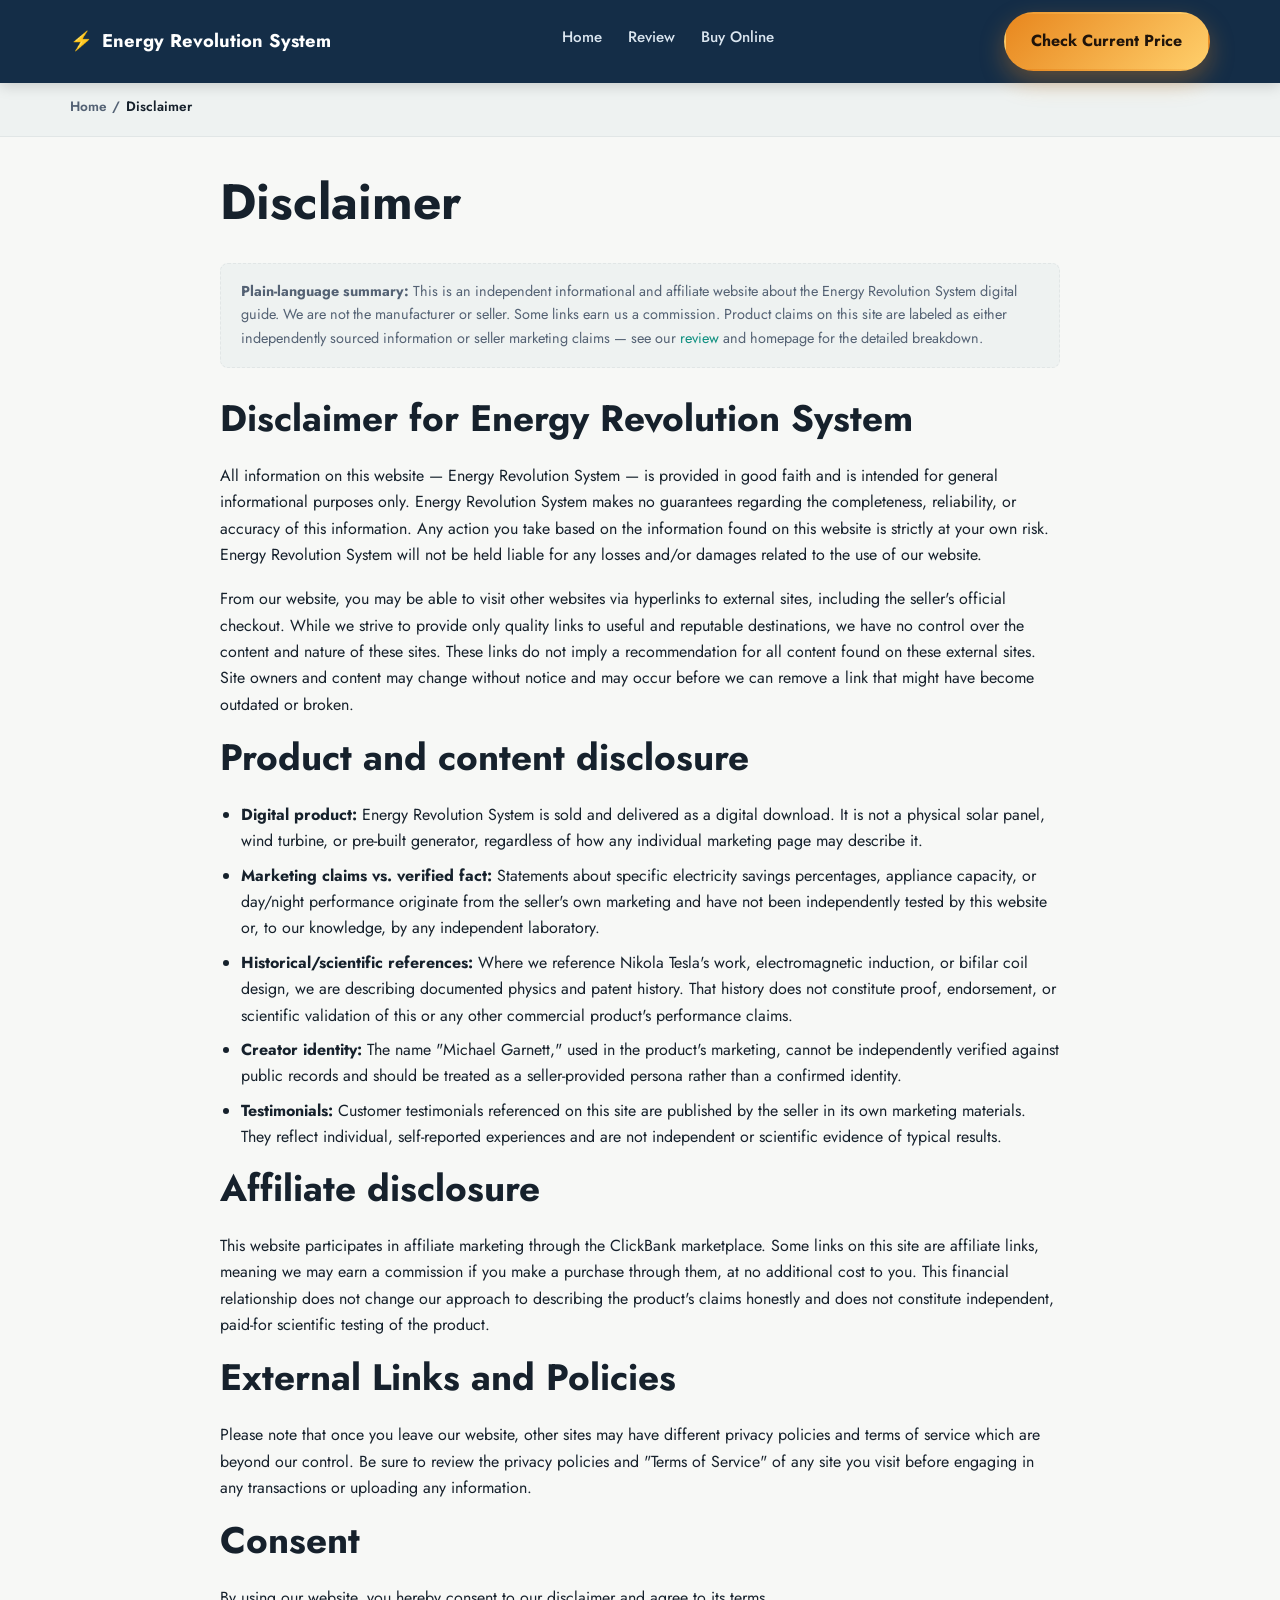
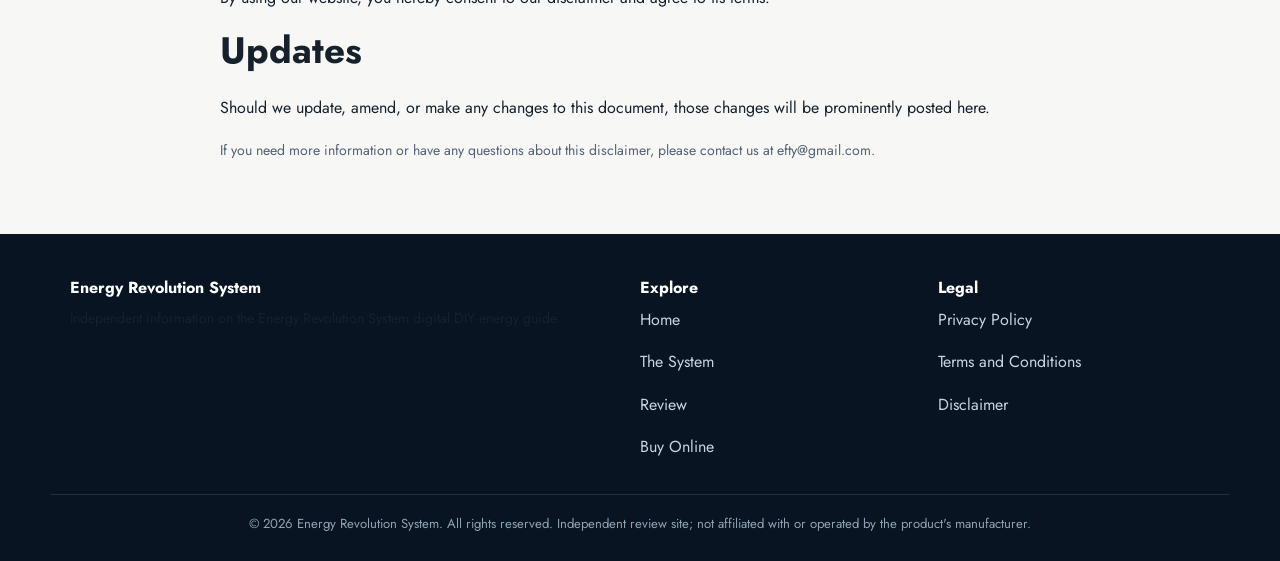
<file: Disclaimer.html>
<!DOCTYPE html>
<html lang="en-US">
<head>
<meta charset="UTF-8">
<meta name="viewport" content="width=device-width, initial-scale=1">
<title>Disclaimer | Energy Revolution System</title>
<meta name="description" content="Disclaimer for the Energy Revolution System informational website, including affiliate, product-claim and content disclosures.">
<meta name="robots" content="index,follow">
<link rel="canonical" href="https://energerevolutionsystem.com/Disclaimer.html">
<meta property="og:type" content="article">
<meta property="og:site_name" content="Energy Revolution System">
<meta property="og:title" content="Disclaimer | Energy Revolution System">
<meta property="og:description" content="Disclaimer for the Energy Revolution System informational website, including affiliate, product-claim and content disclosures.">
<meta property="og:url" content="https://energerevolutionsystem.com/Disclaimer.html">
<meta property="og:image" content="https://energerevolutionsystem.com/assets/images/ers-cover-bundle-1.webp">
<meta property="og:image:alt" content="Energy Revolution System logo">
<meta name="twitter:card" content="summary">
<meta name="twitter:title" content="Disclaimer | Energy Revolution System">
<meta name="twitter:description" content="Affiliate, product-claim and content disclosures for this informational website.">
<meta name="twitter:image" content="https://energerevolutionsystem.com/assets/images/ers-cover-bundle-1.webp">
<link rel="icon" href="assets/images/ers-cover-bundle-1.webp">
<link rel="preload" href="https://fonts.googleapis.com/css?family=Jost:400,500,600,700,800&display=swap" as="style" onload="this.onload=null;this.rel='stylesheet'">
<noscript><link rel="stylesheet" href="https://fonts.googleapis.com/css?family=Jost:400,500,600,700,800&display=swap"></noscript>
<link rel="stylesheet" href="assets/theme/css/site.css">
</head>
<body>
<a class="skip-link" href="#main">Skip to content</a>
<header class="site-header">
  <div class="container nav-wrap">
    <a class="brand" href="index.html"><span class="mark">⚡</span> Energy Revolution System</a>
    <nav aria-label="Primary">
      <ul class="nav-links">
        <li><a href="index.html">Home</a></li>
        <li><a href="energerevolutionsystemreview.html">Review</a></li>
        <li><a href="energerevolutionsystembuyonline.html">Buy Online</a></li>
      </ul>
    </nav>
    <a class="btn btn-cta nav-cta" href="https://5dfe84-lojepfsdaodrkek5uc3.hop.clickbank.net" rel="sponsored noopener" target="_blank">Check Current Price</a>
    <button class="nav-toggle" aria-expanded="false" aria-controls="mobilePanel">☰ Menu</button>
  </div>
  <div class="mobile-panel" id="mobilePanel">
    <a href="index.html">Home</a>
    <a href="energerevolutionsystemreview.html">Review</a>
    <a href="energerevolutionsystembuyonline.html">Buy Online</a>
  </div>
</header>

<nav class="breadcrumbs" aria-label="Breadcrumb">
  <div class="container"><ol><li><a href="index.html">Home</a></li><li aria-current="page">Disclaimer</li></ol></div>
</nav>

<main id="main">
<section class="tight">
  <div class="container-narrow">
    <h1>Disclaimer</h1>

    <div class="disclosure" style="margin-bottom:2em">
      <strong>Plain-language summary:</strong> This is an independent informational and affiliate website about the Energy Revolution System digital guide. We are not the manufacturer or seller. Some links earn us a commission. Product claims on this site are labeled as either independently sourced information or seller marketing claims — see our <a href="energerevolutionsystemreview.html">review</a> and homepage for the detailed breakdown.
    </div>

    <h2>Disclaimer for Energy Revolution System</h2>
    <p>All information on this website — Energy Revolution System — is provided in good faith and is intended for general informational purposes only. Energy Revolution System makes no guarantees regarding the completeness, reliability, or accuracy of this information. Any action you take based on the information found on this website is strictly at your own risk. Energy Revolution System will not be held liable for any losses and/or damages related to the use of our website.</p>

    <p>From our website, you may be able to visit other websites via hyperlinks to external sites, including the seller's official checkout. While we strive to provide only quality links to useful and reputable destinations, we have no control over the content and nature of these sites. These links do not imply a recommendation for all content found on these external sites. Site owners and content may change without notice and may occur before we can remove a link that might have become outdated or broken.</p>

    <h2>Product and content disclosure</h2>
    <ul>
      <li><strong>Digital product:</strong> Energy Revolution System is sold and delivered as a digital download. It is not a physical solar panel, wind turbine, or pre-built generator, regardless of how any individual marketing page may describe it.</li>
      <li><strong>Marketing claims vs. verified fact:</strong> Statements about specific electricity savings percentages, appliance capacity, or day/night performance originate from the seller's own marketing and have not been independently tested by this website or, to our knowledge, by any independent laboratory.</li>
      <li><strong>Historical/scientific references:</strong> Where we reference Nikola Tesla's work, electromagnetic induction, or bifilar coil design, we are describing documented physics and patent history. That history does not constitute proof, endorsement, or scientific validation of this or any other commercial product's performance claims.</li>
      <li><strong>Creator identity:</strong> The name "Michael Garnett," used in the product's marketing, cannot be independently verified against public records and should be treated as a seller-provided persona rather than a confirmed identity.</li>
      <li><strong>Testimonials:</strong> Customer testimonials referenced on this site are published by the seller in its own marketing materials. They reflect individual, self-reported experiences and are not independent or scientific evidence of typical results.</li>
    </ul>

    <h2>Affiliate disclosure</h2>
    <p>This website participates in affiliate marketing through the ClickBank marketplace. Some links on this site are affiliate links, meaning we may earn a commission if you make a purchase through them, at no additional cost to you. This financial relationship does not change our approach to describing the product's claims honestly and does not constitute independent, paid-for scientific testing of the product.</p>

    <h2>External Links and Policies</h2>
    <p>Please note that once you leave our website, other sites may have different privacy policies and terms of service which are beyond our control. Be sure to review the privacy policies and "Terms of Service" of any site you visit before engaging in any transactions or uploading any information.</p>

    <h2>Consent</h2>
    <p>By using our website, you hereby consent to our disclaimer and agree to its terms.</p>

    <h2>Updates</h2>
    <p>Should we update, amend, or make any changes to this document, those changes will be prominently posted here.</p>

    <p class="small muted">If you need more information or have any questions about this disclaimer, please contact us at efty@gmail.com.</p>
  </div>
</section>
</main>

<footer class="site-footer">
  <div class="container foot-cols">
    <div><h4>Energy Revolution System</h4><p class="small">Independent information on the Energy Revolution System digital DIY energy guide.</p></div>
    <div><h4>Explore</h4><ul class="foot-links">
      <li><a href="index.html">Home</a></li>
      <li><a href="energerevolutionsystem.html">The System</a></li>
      <li><a href="energerevolutionsystemreview.html">Review</a></li>
      <li><a href="energerevolutionsystembuyonline.html">Buy Online</a></li>
    </ul></div>
    <div><h4>Legal</h4><ul class="foot-links">
      <li><a href="PrivacyPolicy.html">Privacy Policy</a></li>
      <li><a href="TermsAndConditions.html">Terms and Conditions</a></li>
      <li><a href="Disclaimer.html">Disclaimer</a></li>
    </ul></div>
  </div>
  <div class="container foot-bottom">© 2026 Energy Revolution System. All rights reserved. Independent review site; not affiliated with or operated by the product's manufacturer.</div>
</footer>
<script src="assets/theme/js/site.js"></script>
</body>
</html>
</file>
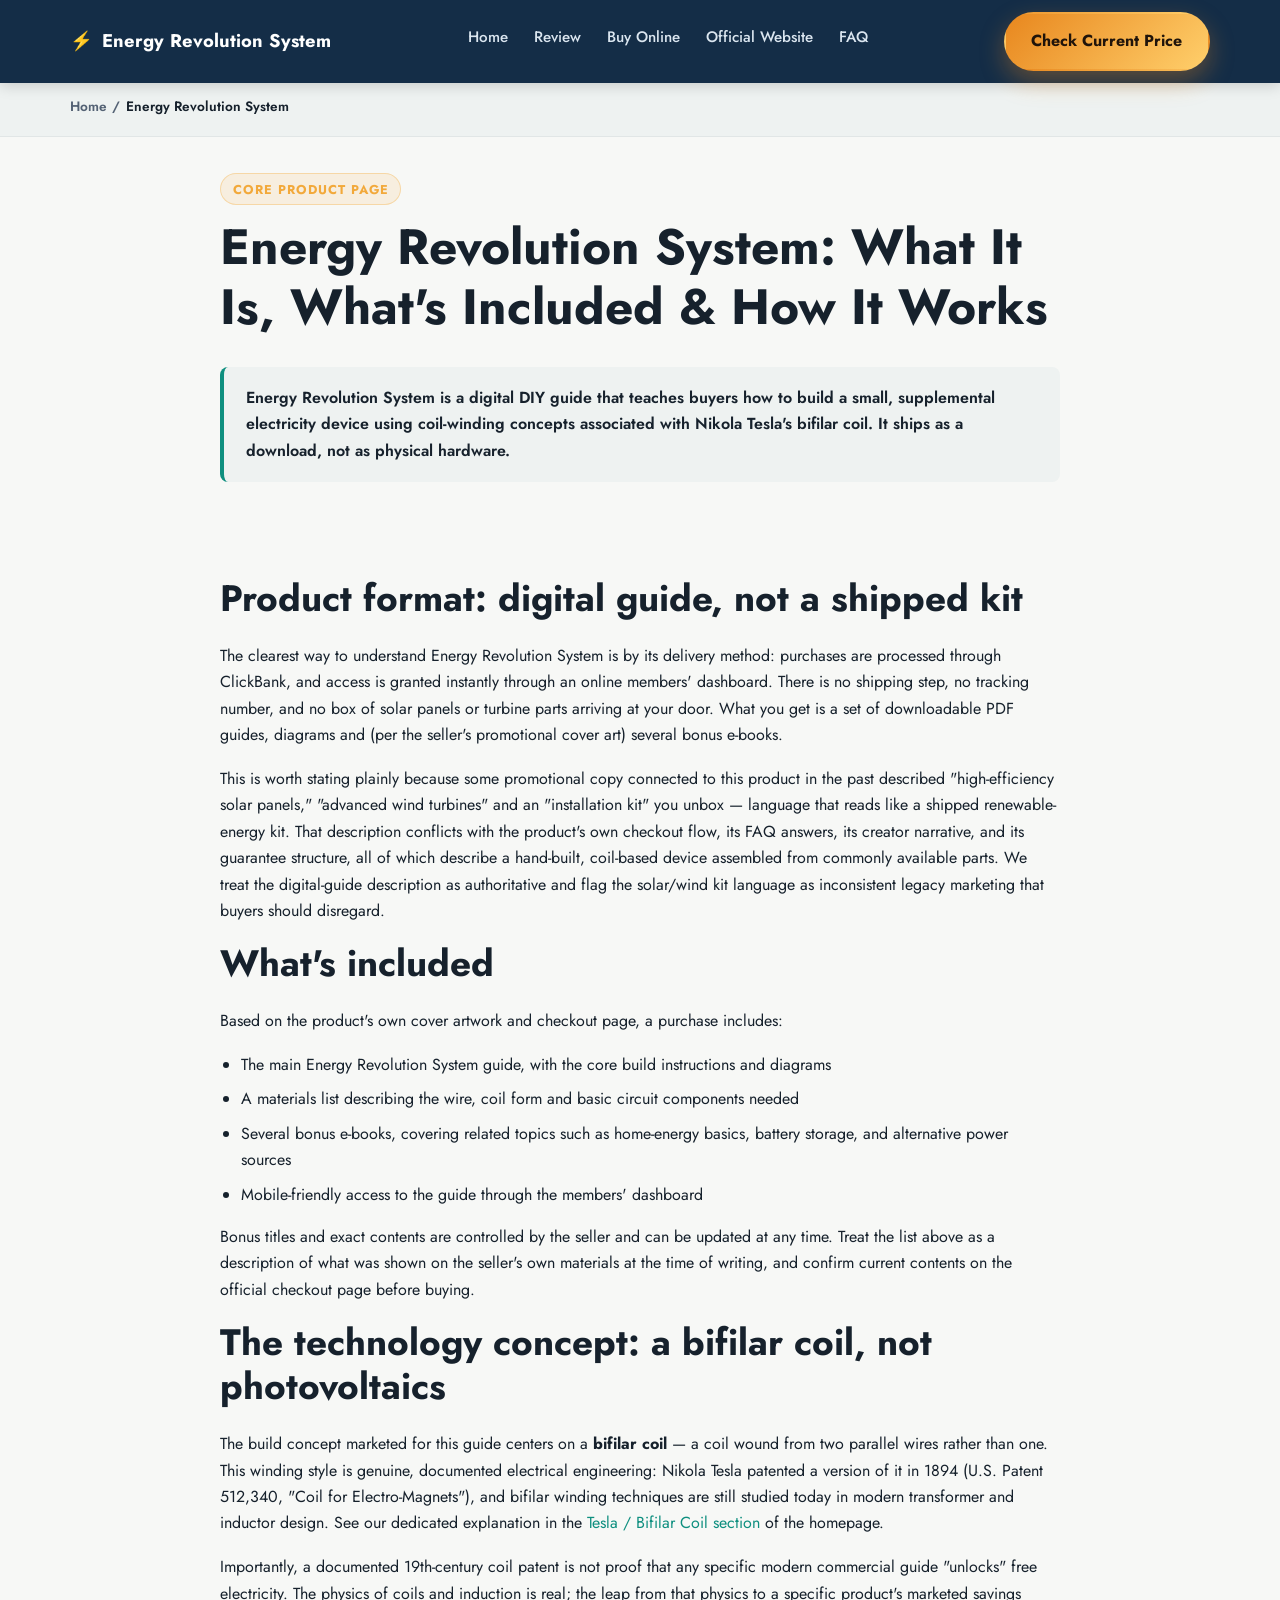
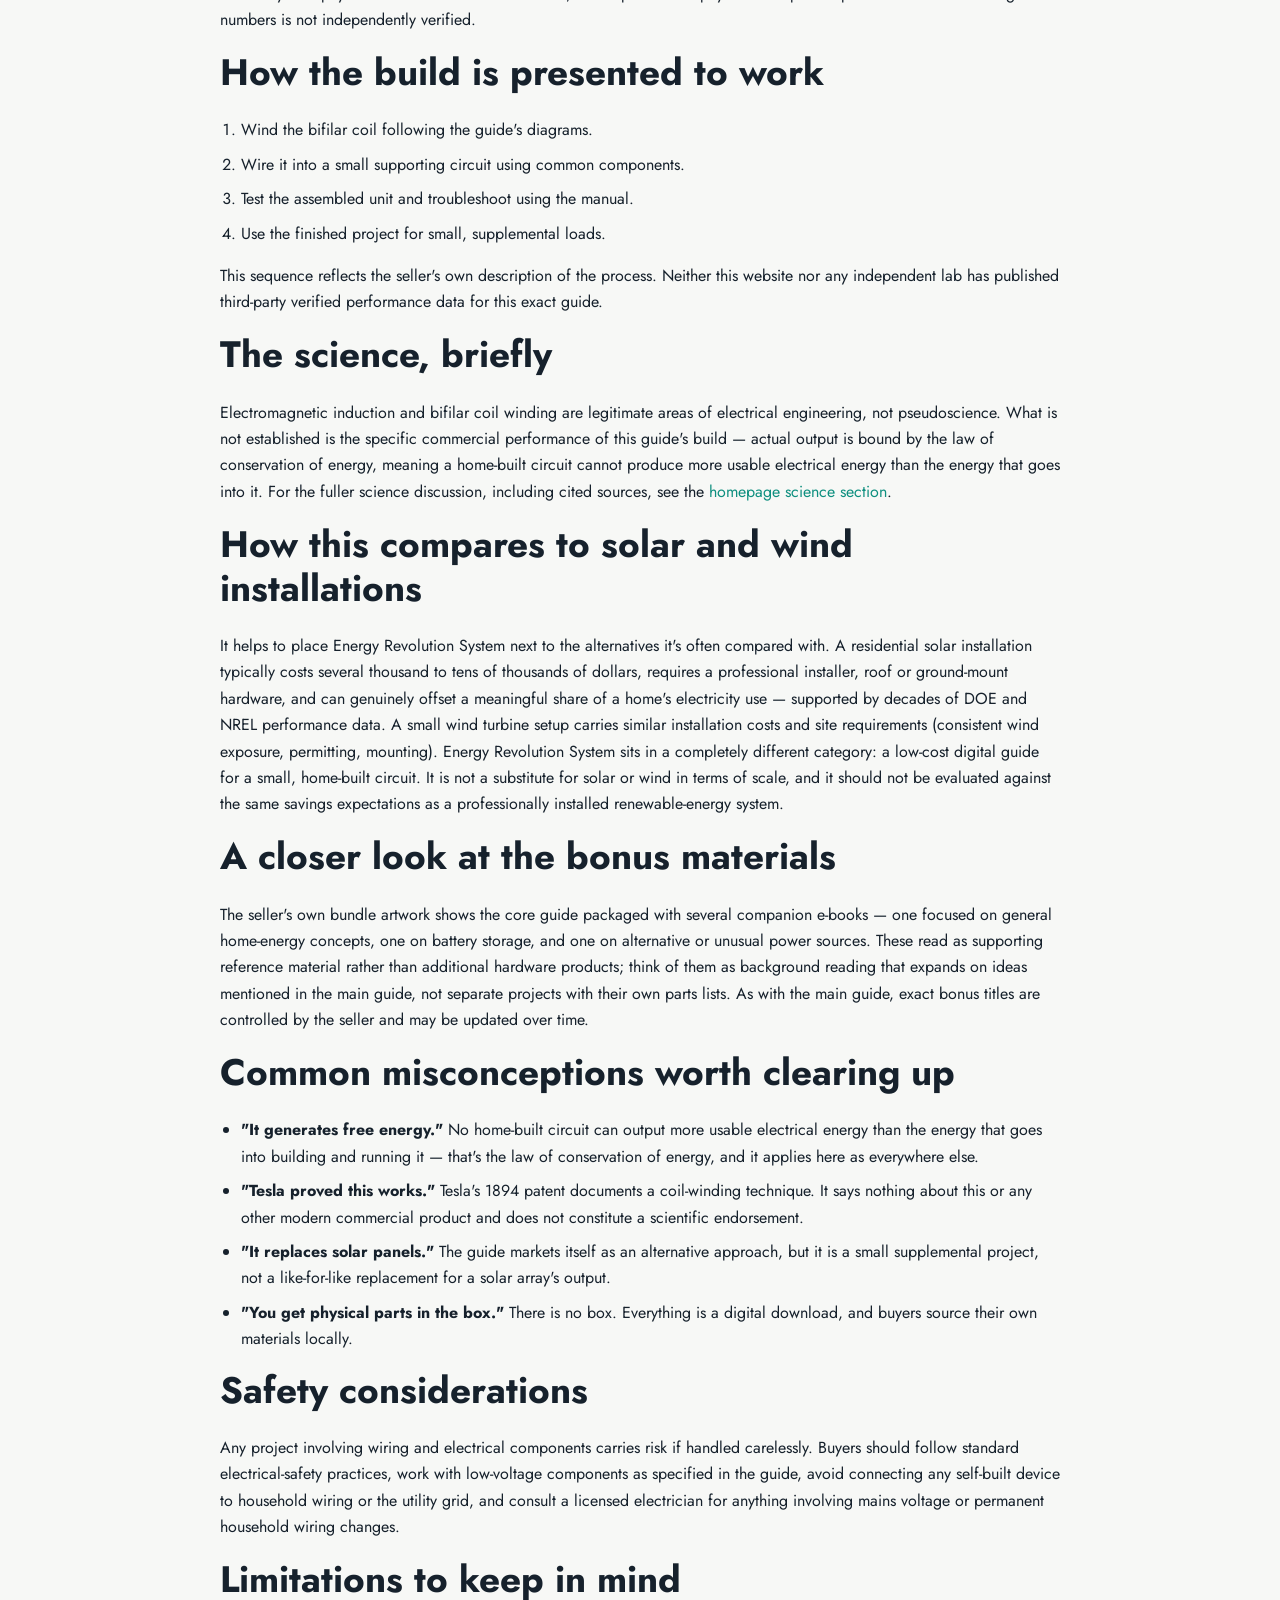
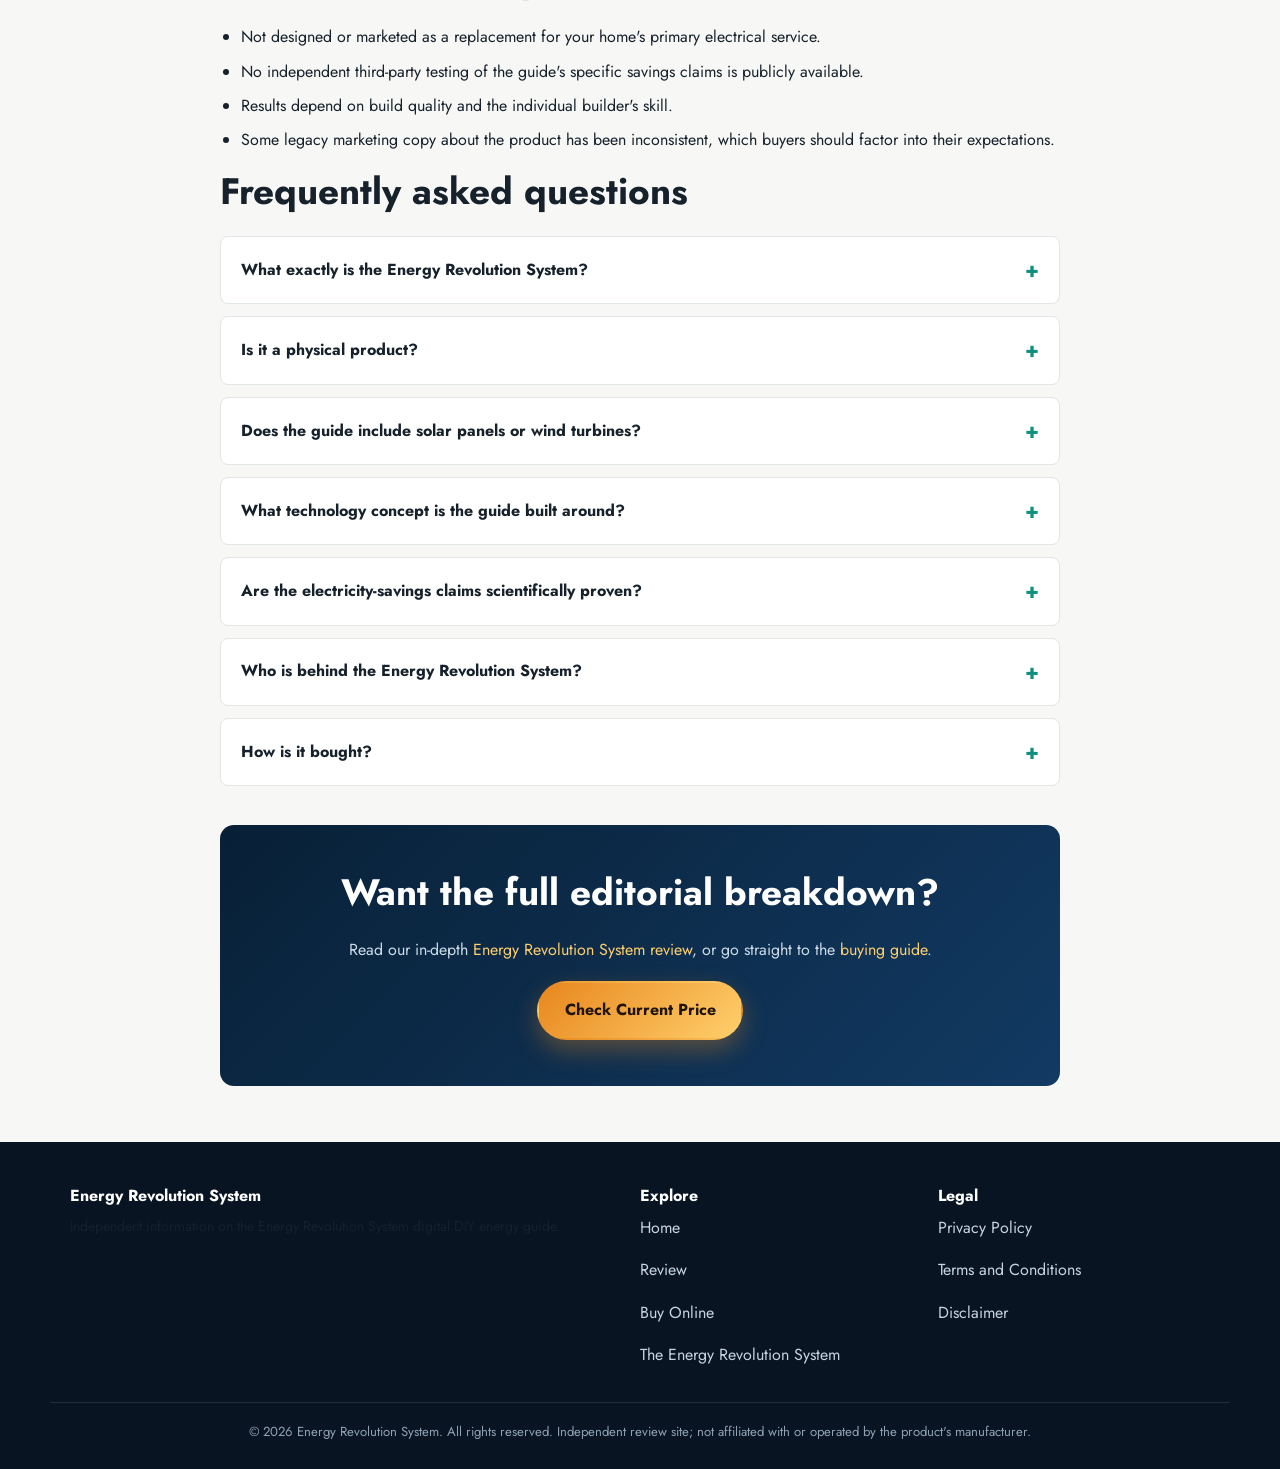
<file: energyrevolutionsystem.html>
<!DOCTYPE html>
<html lang="en-US">
<head>
<meta charset="UTF-8">
<meta name="viewport" content="width=device-width, initial-scale=1">
<title>Energy Revolution System: What It Is, What's Included &amp; How It Works</title>
<meta name="description" content="A clear breakdown of the Energy Revolution System digital guide: product format, what's included, the Tesla bifilar-coil concept, science, limitations and FAQs.">
<meta name="robots" content="index,follow">
<link rel="canonical" href="https://energyrevolotionsystem.com/energyrevolutionsystem.html">
<meta property="og:type" content="article">
<meta property="og:site_name" content="Energy Revolution System">
<meta property="og:title" content="Energy Revolution System: What It Is, What's Included & How It Works">
<meta property="og:description" content="Product format, what's included, the Tesla bifilar-coil concept, science, limitations and FAQs for the Energy Revolution System digital guide.">
<meta property="og:url" content="https://energyrevolotionsystem.com/energyrevolutionsystem.html">
<meta property="og:image" content="https://energyrevolotionsystem.com/assets/images/ers-cover-bundle.webp">
<meta property="og:image:alt" content="Energy Revolution System digital guide bundle cover art">
<meta name="twitter:card" content="summary_large_image">
<meta name="twitter:title" content="Energy Revolution System: What It Is, What's Included & How It Works">
<meta name="twitter:description" content="Product format, what's included, the Tesla bifilar-coil concept, science, limitations and FAQs.">
<meta name="twitter:image" content="https://energyrevolotionsystem.com/assets/images/ers-cover-bundle.webp">
<link rel="icon" href="assets/images/ers-cover-bundle-1.webp">
<link rel="preload" href="https://fonts.googleapis.com/css?family=Jost:400,500,600,700,800&display=swap" as="style" onload="this.onload=null;this.rel='stylesheet'">
<noscript><link rel="stylesheet" href="https://fonts.googleapis.com/css?family=Jost:400,500,600,700,800&display=swap"></noscript>
<link rel="stylesheet" href="assets/theme/css/site.css">
<script type="application/ld+json">
{
  "@context": "https://schema.org",
  "@graph": [
    {"@type":"WebPage","@id":"https://energyrevolotionsystem.com/energyrevolutionsystem.html#webpage","url":"https://energyrevolotionsystem.com/energyrevolutionsystem.html","name":"Energy Revolution System: What It Is, What's Included & How It Works"},
    {"@type":"BreadcrumbList","itemListElement":[
      {"@type":"ListItem","position":1,"name":"Home","item":"https://energyrevolotionsystem.com/"},
      {"@type":"ListItem","position":2,"name":"Energy Revolution System","item":"https://energyrevolotionsystem.com/energyrevolutionsystem.html"}
    ]},
    {"@type":"FAQPage","mainEntity":[
      {"@type":"Question","name":"What exactly is the Energy Revolution System?","acceptedAnswer":{"@type":"Answer","text":"It is a digital DIY guide teaching buyers to build a small, coil-based supplemental electricity device, based on concepts associated with Tesla's bifilar coil, delivered as an instant download rather than shipped hardware."}},
      {"@type":"Question","name":"Is it a physical product?","acceptedAnswer":{"@type":"Answer","text":"No. It is a digital product accessed through an online members' area immediately after purchase."}},
      {"@type":"Question","name":"Does the guide include solar panels or wind turbines?","acceptedAnswer":{"@type":"Answer","text":"No physical solar panels or wind turbines are included. The core concept marketed for this guide is a coil-based circuit, not photovoltaic or turbine technology."}},
      {"@type":"Question","name":"What technology concept is the guide built around?","acceptedAnswer":{"@type":"Answer","text":"A bifilar coil winding, a two-parallel-wire coil configuration documented in Nikola Tesla's 1894 U.S. Patent 512,340."}},
      {"@type":"Question","name":"Are the electricity-savings claims scientifically proven?","acceptedAnswer":{"@type":"Answer","text":"No independent, published testing verifies the specific savings percentages used in marketing for this guide. Treat those figures as unverified seller claims."}},
      {"@type":"Question","name":"Who is behind the Energy Revolution System?","acceptedAnswer":{"@type":"Answer","text":"Marketing credits 'Michael Garnett,' described as an independent energy researcher. This identity cannot be independently verified and should be treated as a seller-provided persona."}},
      {"@type":"Question","name":"How is it bought?","acceptedAnswer":{"@type":"Answer","text":"Through the seller's official checkout, processed by ClickBank, with a 60-day money-back guarantee."}}
    ]}
  ]
}
</script>
</head>
<body>
<a class="skip-link" href="#main">Skip to content</a>
<header class="site-header">
  <div class="container nav-wrap">
    <a class="brand" href="index.html"><span class="mark">⚡</span> Energy Revolution System</a>
    <nav aria-label="Primary">
      <ul class="nav-links">
        <li><a href="index.html">Home</a></li>
        <li><a href="energyrevolutionsystemreview.html">Review</a></li>
        <li><a href="energyrevolutionsystembuyonline.html">Buy Online</a></li>
        <li><a href="energyrevolutionsystemofficialwebsite.html">Official Website</a></li>
        <li><a href="index.html#faq">FAQ</a></li>
      </ul>
    </nav>
    <a class="btn btn-cta nav-cta" href="https://94fb6a1w03vlnv56-ogf2p9pa5.hop.clickbank.net" rel="sponsored noopener" target="_blank">Check Current Price</a>
    <button class="nav-toggle" aria-expanded="false" aria-controls="mobilePanel">☰ Menu</button>
  </div>
  <div class="mobile-panel" id="mobilePanel">
    <a href="index.html">Home</a>
    <a href="energyrevolutionsystemreview.html">Review</a>
    <a href="energyrevolutionsystembuyonline.html">Buy Online</a>
    <a href="energyrevolutionsystemofficialwebsite.html">Official Website</a>
    <a href="theenergyrevolutionsystem.html">The Energy Revolution System</a>
    <a class="btn btn-cta" href="https://94fb6a1w03vlnv56-ogf2p9pa5.hop.clickbank.net" rel="sponsored noopener" target="_blank">Check Current Price</a>
  </div>
</header>

<nav class="breadcrumbs" aria-label="Breadcrumb">
  <div class="container"><ol>
    <li><a href="index.html">Home</a></li>
    <li aria-current="page">Energy Revolution System</li>
  </ol></div>
</nav>

<main id="main">
<section class="tight">
  <div class="container-narrow">
    <span class="eyebrow">Core Product Page</span>
    <h1>Energy Revolution System: What It Is, What's Included &amp; How It Works</h1>
    <div class="answer-box"><p>Energy Revolution System is a digital DIY guide that teaches buyers how to build a small, supplemental electricity device using coil-winding concepts associated with Nikola Tesla's bifilar coil. It ships as a download, not as physical hardware.</p></div>
  </div>
</section>

<section class="tight">
  <div class="container-narrow">
    <h2>Product format: digital guide, not a shipped kit</h2>
    <p>The clearest way to understand Energy Revolution System is by its delivery method: purchases are processed through ClickBank, and access is granted instantly through an online members' dashboard. There is no shipping step, no tracking number, and no box of solar panels or turbine parts arriving at your door. What you get is a set of downloadable PDF guides, diagrams and (per the seller's promotional cover art) several bonus e-books.</p>
    <p>This is worth stating plainly because some promotional copy connected to this product in the past described "high-efficiency solar panels," "advanced wind turbines" and an "installation kit" you unbox — language that reads like a shipped renewable-energy kit. That description conflicts with the product's own checkout flow, its FAQ answers, its creator narrative, and its guarantee structure, all of which describe a hand-built, coil-based device assembled from commonly available parts. We treat the digital-guide description as authoritative and flag the solar/wind kit language as inconsistent legacy marketing that buyers should disregard.</p>

    <h2>What's included</h2>
    <p>Based on the product's own cover artwork and checkout page, a purchase includes:</p>
    <ul>
      <li>The main Energy Revolution System guide, with the core build instructions and diagrams</li>
      <li>A materials list describing the wire, coil form and basic circuit components needed</li>
      <li>Several bonus e-books, covering related topics such as home-energy basics, battery storage, and alternative power sources</li>
      <li>Mobile-friendly access to the guide through the members' dashboard</li>
    </ul>
    <p>Bonus titles and exact contents are controlled by the seller and can be updated at any time. Treat the list above as a description of what was shown on the seller's own materials at the time of writing, and confirm current contents on the official checkout page before buying.</p>

    <h2>The technology concept: a bifilar coil, not photovoltaics</h2>
    <p>The build concept marketed for this guide centers on a <strong>bifilar coil</strong> — a coil wound from two parallel wires rather than one. This winding style is genuine, documented electrical engineering: Nikola Tesla patented a version of it in 1894 (U.S. Patent 512,340, "Coil for Electro-Magnets"), and bifilar winding techniques are still studied today in modern transformer and inductor design. See our dedicated explanation in the <a href="index.html#tesla">Tesla / Bifilar Coil section</a> of the homepage.</p>
    <p>Importantly, a documented 19th-century coil patent is not proof that any specific modern commercial guide "unlocks" free electricity. The physics of coils and induction is real; the leap from that physics to a specific product's marketed savings numbers is not independently verified.</p>

    <h2>How the build is presented to work</h2>
    <ol>
      <li>Wind the bifilar coil following the guide's diagrams.</li>
      <li>Wire it into a small supporting circuit using common components.</li>
      <li>Test the assembled unit and troubleshoot using the manual.</li>
      <li>Use the finished project for small, supplemental loads.</li>
    </ol>
    <p>This sequence reflects the seller's own description of the process. Neither this website nor any independent lab has published third-party verified performance data for this exact guide.</p>

    <h2>The science, briefly</h2>
    <p>Electromagnetic induction and bifilar coil winding are legitimate areas of electrical engineering, not pseudoscience. What is not established is the specific commercial performance of this guide's build — actual output is bound by the law of conservation of energy, meaning a home-built circuit cannot produce more usable electrical energy than the energy that goes into it. For the fuller science discussion, including cited sources, see the <a href="index.html#science">homepage science section</a>.</p>

    <h2>How this compares to solar and wind installations</h2>
    <p>It helps to place Energy Revolution System next to the alternatives it's often compared with. A residential solar installation typically costs several thousand to tens of thousands of dollars, requires a professional installer, roof or ground-mount hardware, and can genuinely offset a meaningful share of a home's electricity use — supported by decades of DOE and NREL performance data. A small wind turbine setup carries similar installation costs and site requirements (consistent wind exposure, permitting, mounting). Energy Revolution System sits in a completely different category: a low-cost digital guide for a small, home-built circuit. It is not a substitute for solar or wind in terms of scale, and it should not be evaluated against the same savings expectations as a professionally installed renewable-energy system.</p>

    <h2>A closer look at the bonus materials</h2>
    <p>The seller's own bundle artwork shows the core guide packaged with several companion e-books — one focused on general home-energy concepts, one on battery storage, and one on alternative or unusual power sources. These read as supporting reference material rather than additional hardware products; think of them as background reading that expands on ideas mentioned in the main guide, not separate projects with their own parts lists. As with the main guide, exact bonus titles are controlled by the seller and may be updated over time.</p>

    <h2>Common misconceptions worth clearing up</h2>
    <ul>
      <li><strong>"It generates free energy."</strong> No home-built circuit can output more usable electrical energy than the energy that goes into building and running it — that's the law of conservation of energy, and it applies here as everywhere else.</li>
      <li><strong>"Tesla proved this works."</strong> Tesla's 1894 patent documents a coil-winding technique. It says nothing about this or any other modern commercial product and does not constitute a scientific endorsement.</li>
      <li><strong>"It replaces solar panels."</strong> The guide markets itself as an alternative approach, but it is a small supplemental project, not a like-for-like replacement for a solar array's output.</li>
      <li><strong>"You get physical parts in the box."</strong> There is no box. Everything is a digital download, and buyers source their own materials locally.</li>
    </ul>

    <h2>Safety considerations</h2>
    <p>Any project involving wiring and electrical components carries risk if handled carelessly. Buyers should follow standard electrical-safety practices, work with low-voltage components as specified in the guide, avoid connecting any self-built device to household wiring or the utility grid, and consult a licensed electrician for anything involving mains voltage or permanent household wiring changes.</p>

    <h2>Limitations to keep in mind</h2>
    <ul>
      <li>Not designed or marketed as a replacement for your home's primary electrical service.</li>
      <li>No independent third-party testing of the guide's specific savings claims is publicly available.</li>
      <li>Results depend on build quality and the individual builder's skill.</li>
      <li>Some legacy marketing copy about the product has been inconsistent, which buyers should factor into their expectations.</li>
    </ul>

    <h2>Frequently asked questions</h2>
    <details class="faq-item"><summary>What exactly is the Energy Revolution System?</summary><div class="faq-a"><p>A digital DIY guide teaching buyers to build a small, coil-based supplemental electricity device, based on concepts associated with Tesla's bifilar coil, delivered as an instant download.</p></div></details>
    <details class="faq-item"><summary>Is it a physical product?</summary><div class="faq-a"><p>No — it is a digital product accessed through an online members' area right after purchase.</p></div></details>
    <details class="faq-item"><summary>Does the guide include solar panels or wind turbines?</summary><div class="faq-a"><p>No. The core concept is a coil-based circuit, not photovoltaic panels or wind turbines, despite some older marketing copy suggesting otherwise.</p></div></details>
    <details class="faq-item"><summary>What technology concept is the guide built around?</summary><div class="faq-a"><p>A bifilar coil winding, documented in Nikola Tesla's 1894 U.S. Patent 512,340.</p></div></details>
    <details class="faq-item"><summary>Are the electricity-savings claims scientifically proven?</summary><div class="faq-a"><p>No independent testing verifies the specific savings percentages used in marketing. Treat them as unverified seller claims.</p></div></details>
    <details class="faq-item"><summary>Who is behind the Energy Revolution System?</summary><div class="faq-a"><p>Marketing credits "Michael Garnett." The identity is not independently verifiable and should be treated as a seller-provided persona.</p></div></details>
    <details class="faq-item"><summary>How is it bought?</summary><div class="faq-a"><p>Through the seller's official checkout, processed by ClickBank, with a 60-day money-back guarantee. See our <a href="energyrevolutionsystembuyonline.html">buying guide</a> for details.</p></div></details>

    <div class="cta-band" style="margin-top:2.4em">
      <h2>Want the full editorial breakdown?</h2>
      <p>Read our in-depth <a href="energyrevolutionsystemreview.html" style="color:#ffcf6b">Energy Revolution System review</a>, or go straight to the <a href="energyrevolutionsystembuyonline.html" style="color:#ffcf6b">buying guide</a>.</p>
      <a class="btn btn-cta" href="https://94fb6a1w03vlnv56-ogf2p9pa5.hop.clickbank.net" rel="sponsored noopener" target="_blank">Check Current Price</a>
    </div>
  </div>
</section>
</main>

<footer class="site-footer">
  <div class="container foot-cols">
    <div><h4>Energy Revolution System</h4><p class="small">Independent information on the Energy Revolution System digital DIY energy guide.</p></div>
    <div><h4>Explore</h4><ul class="foot-links">
      <li><a href="index.html">Home</a></li>
      <li><a href="energyrevolutionsystemreview.html">Review</a></li>
      <li><a href="energyrevolutionsystembuyonline.html">Buy Online</a></li>
      <li><a href="theenergyrevolutionsystem.html">The Energy Revolution System</a></li>
    </ul></div>
    <div><h4>Legal</h4><ul class="foot-links">
      <li><a href="PrivacyPolicy.html">Privacy Policy</a></li>
      <li><a href="TermsAndConditions.html">Terms and Conditions</a></li>
      <li><a href="Disclaimer.html">Disclaimer</a></li>
    </ul></div>
  </div>
  <div class="container foot-bottom">© 2026 Energy Revolution System. All rights reserved. Independent review site; not affiliated with or operated by the product's manufacturer.</div>
</footer>
<script src="assets/theme/js/site.js"></script>
</body>
</html>
</file>
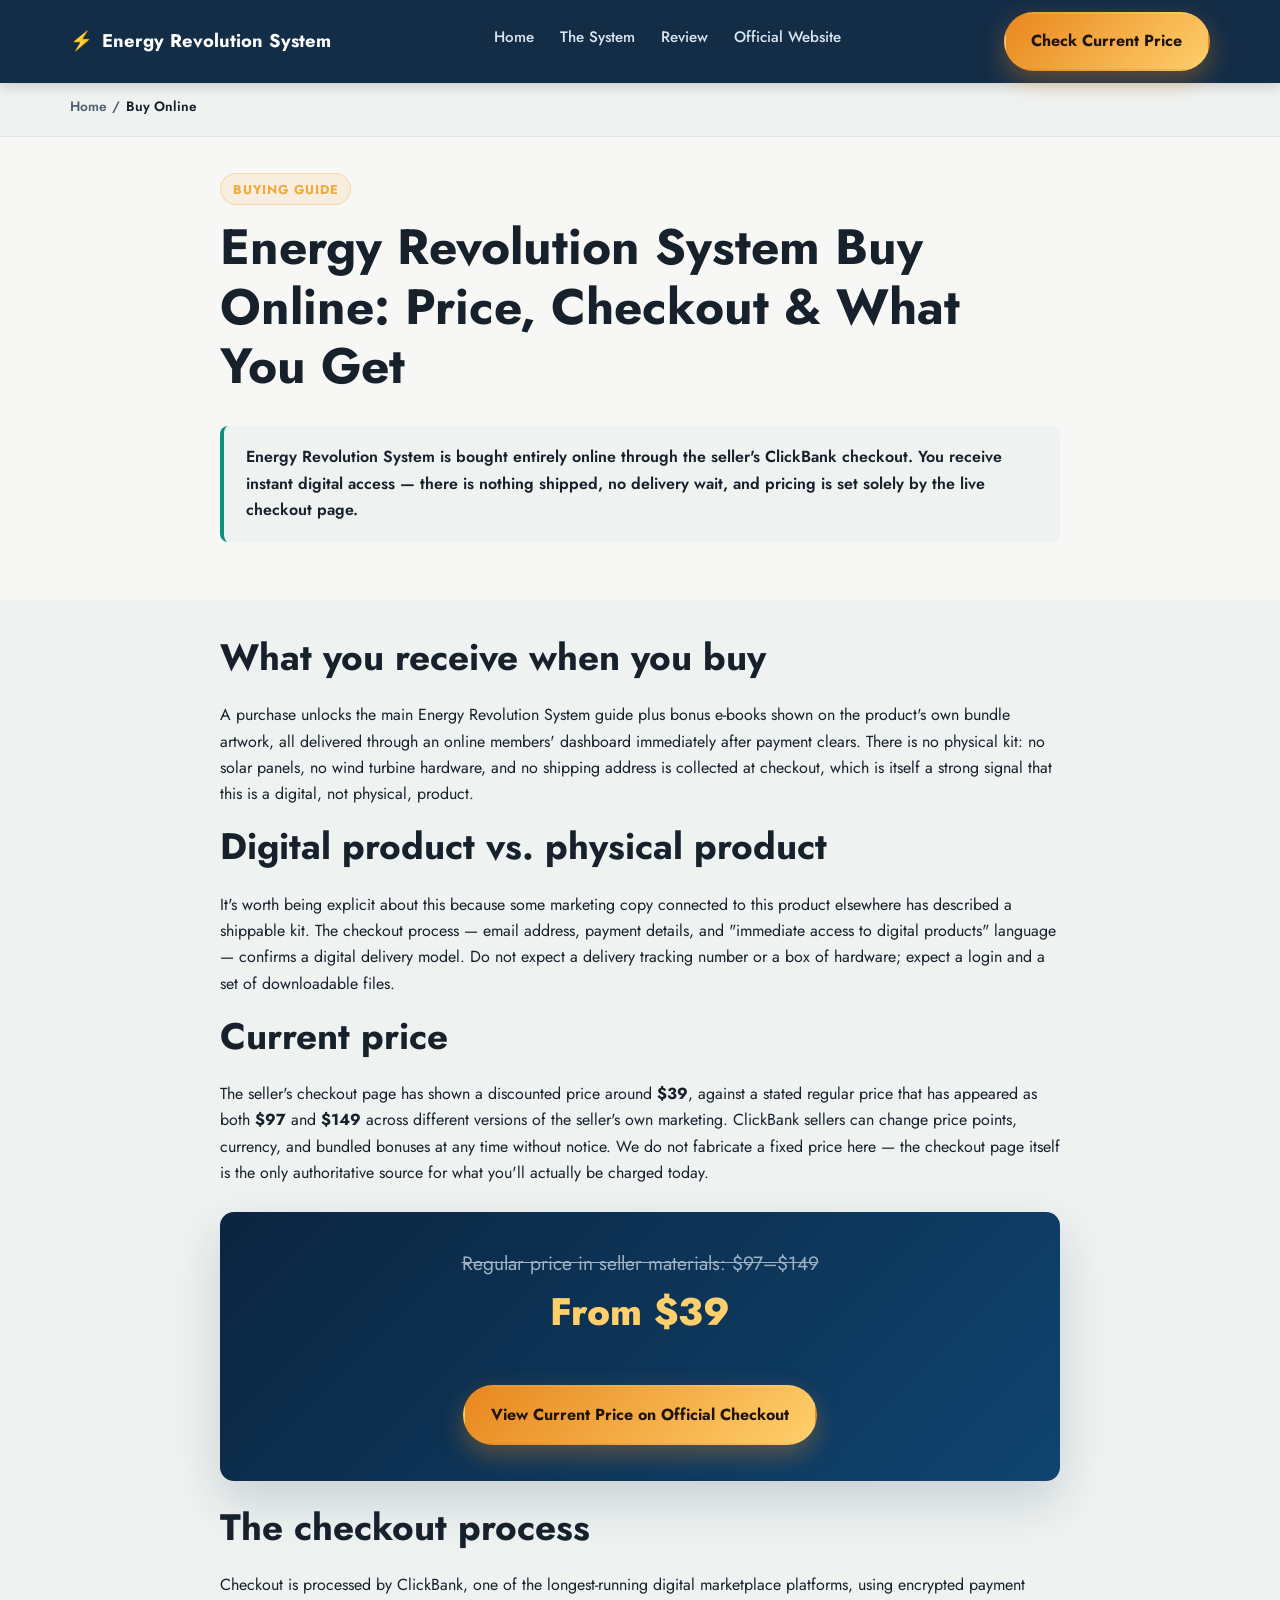
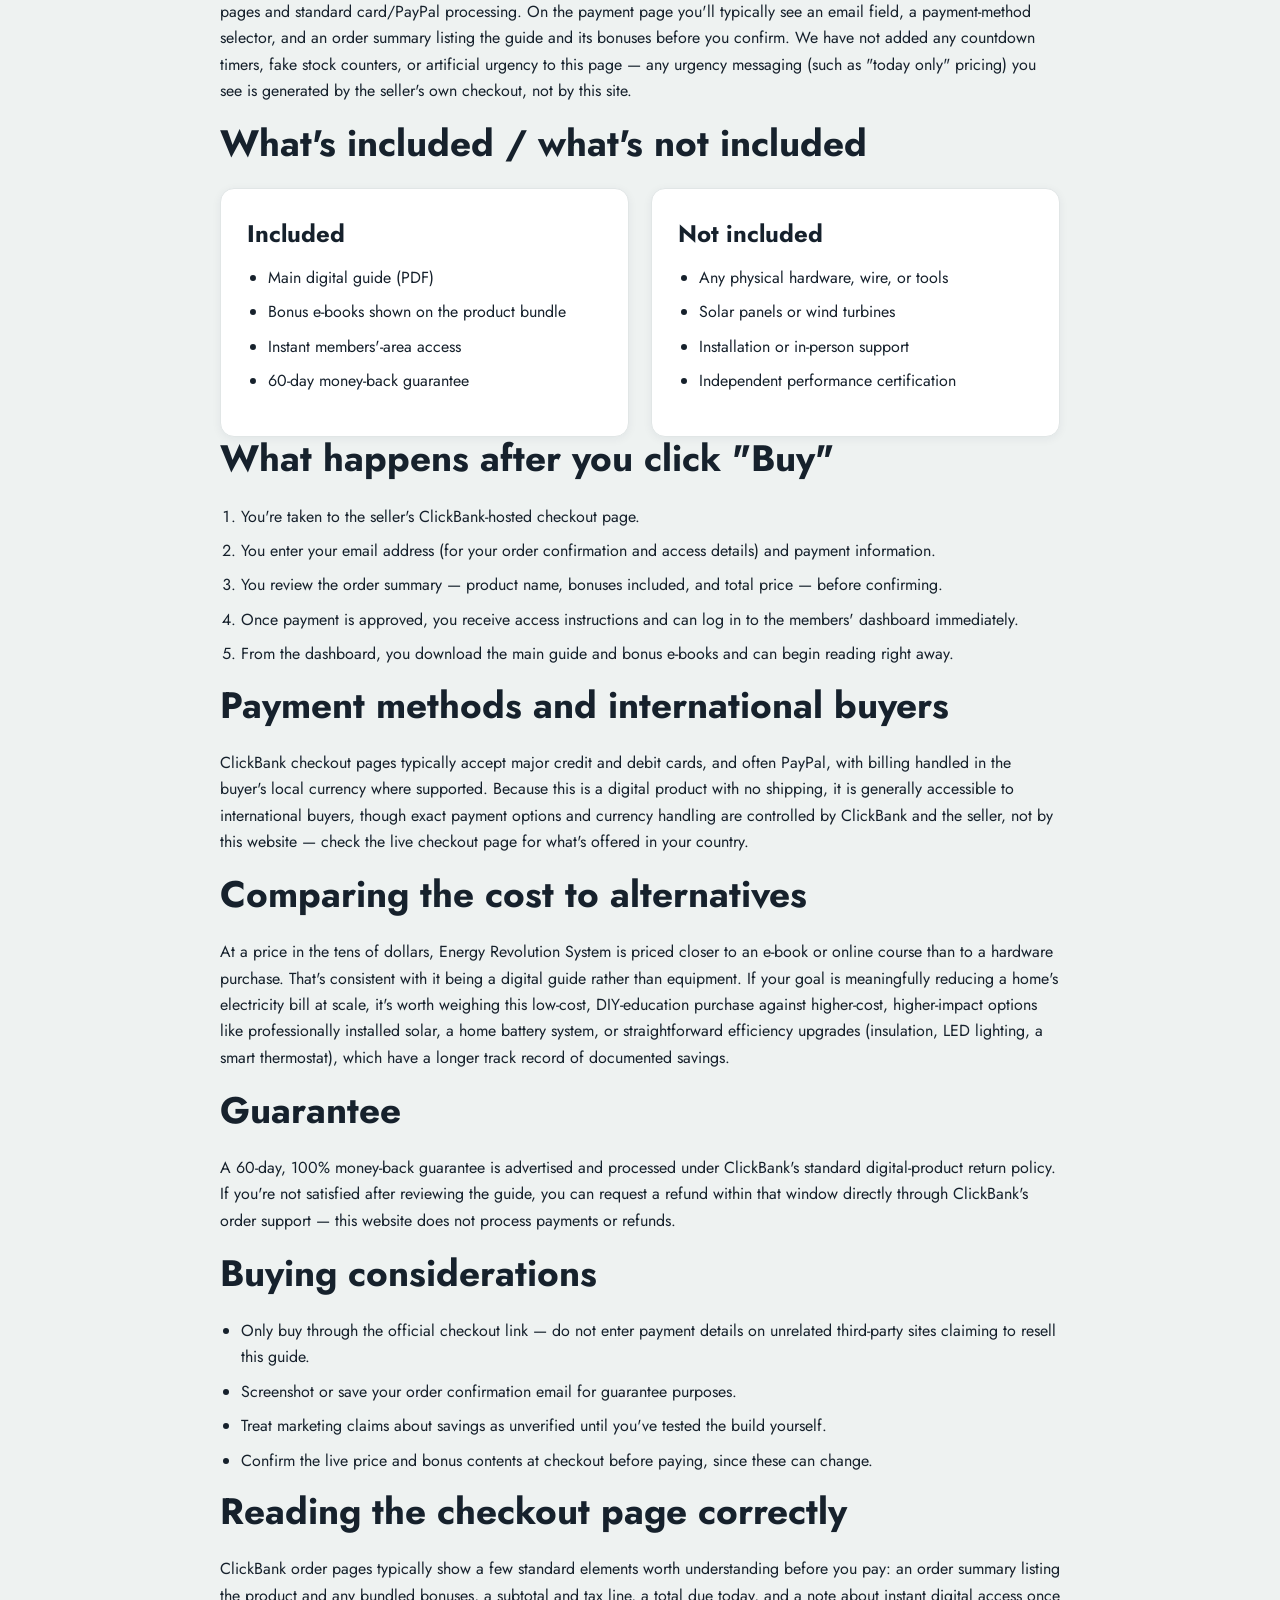
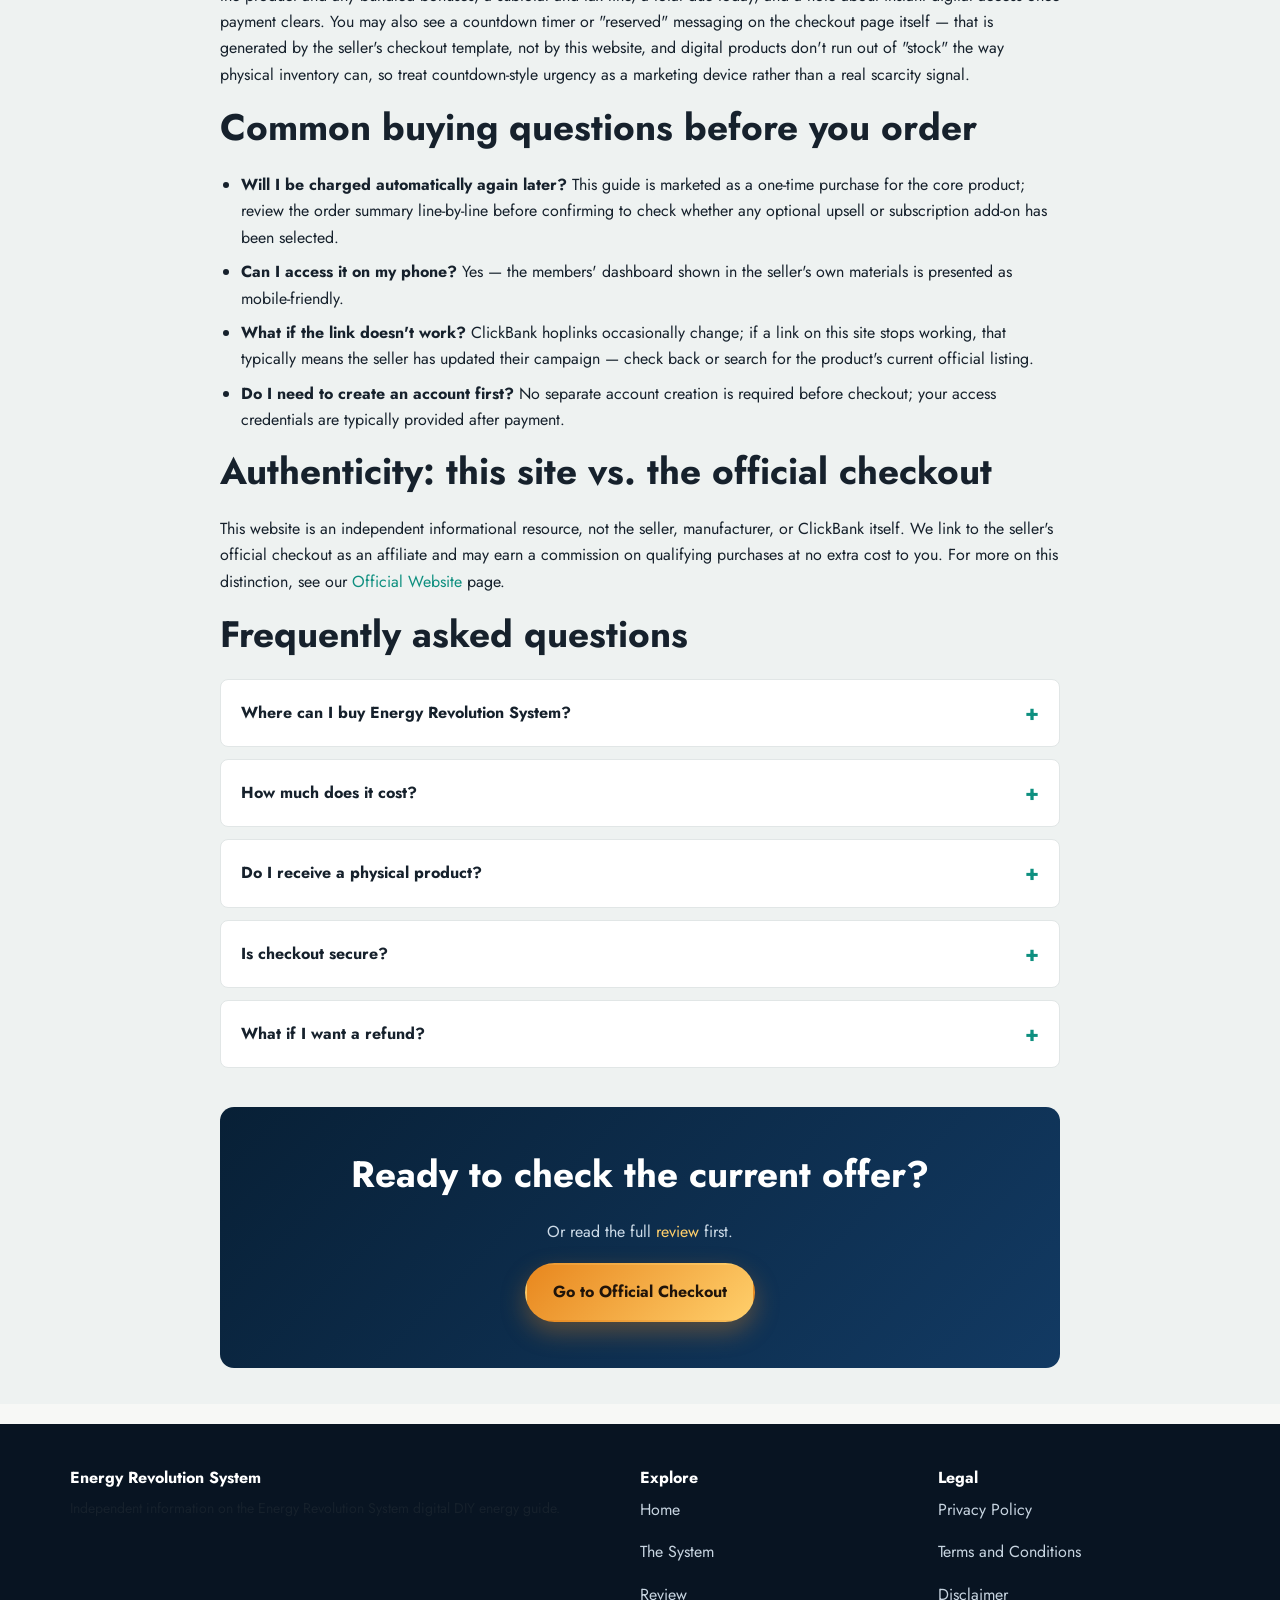
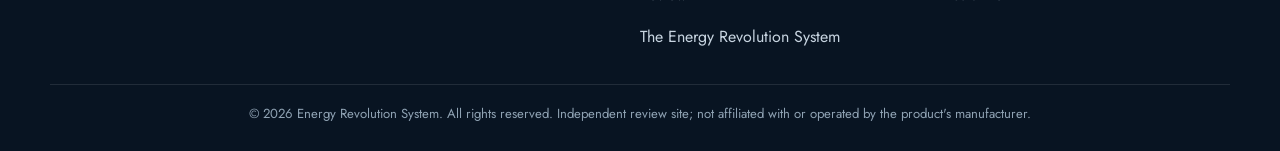
<file: energyrevolutionsystembuyonline.html>
<!DOCTYPE html>
<html lang="en-US">
<head>
<meta charset="UTF-8">
<meta name="viewport" content="width=device-width, initial-scale=1">
<title>Energy Revolution System Buy Online: Price, Checkout &amp; What You Get</title>
<meta name="description" content="How to buy Energy Revolution System online: current price range, what's included, the digital checkout process, guarantee, and things to check before ordering.">
<meta name="robots" content="index,follow">
<link rel="canonical" href="https://energerevolutionsystem.com/energerevolutionsystembuyonline.html">
<meta property="og:type" content="article">
<meta property="og:site_name" content="Energy Revolution System">
<meta property="og:title" content="Energy Revolution System Buy Online: Price, Checkout & What You Get">
<meta property="og:description" content="Current price range, what's included, the digital checkout process, guarantee, and buying considerations.">
<meta property="og:url" content="https://energerevolutionsystem.com/energerevolutionsystembuyonline.html">
<meta property="og:image" content="https://energerevolutionsystem.com/assets/images/energy-revolution-system-checkout-page.webp">
<meta property="og:image:alt" content="Energy Revolution System secure online checkout page">
<meta name="twitter:card" content="summary_large_image">
<meta name="twitter:title" content="Energy Revolution System Buy Online: Price, Checkout & What You Get">
<meta name="twitter:description" content="Current price range, what's included, the digital checkout process, guarantee, and buying considerations.">
<meta name="twitter:image" content="https://energerevolutionsystem.com/assets/images/energy-revolution-system-checkout-page.webp">
<link rel="icon" href="assets/images/ers-cover-bundle-1.webp">
<link rel="preload" href="https://fonts.googleapis.com/css?family=Jost:400,500,600,700,800&display=swap" as="style" onload="this.onload=null;this.rel='stylesheet'">
<noscript><link rel="stylesheet" href="https://fonts.googleapis.com/css?family=Jost:400,500,600,700,800&display=swap"></noscript>
<link rel="stylesheet" href="assets/theme/css/site.css">
<script type="application/ld+json">
{
  "@context": "https://schema.org",
  "@graph": [
    {"@type":"WebPage","@id":"https://energerevolutionsystem.com/energerevolutionsystembuyonline.html#webpage","url":"https://energerevolutionsystem.com/energerevolutionsystembuyonline.html","name":"Energy Revolution System Buy Online: Price, Checkout & What You Get"},
    {"@type":"BreadcrumbList","itemListElement":[
      {"@type":"ListItem","position":1,"name":"Home","item":"https://energerevolutionsystem.com/"},
      {"@type":"ListItem","position":2,"name":"Buy Online","item":"https://energerevolutionsystem.com/energerevolutionsystembuyonline.html"}
    ]},
    {"@type":"FAQPage","mainEntity":[
      {"@type":"Question","name":"Where can I buy Energy Revolution System?","acceptedAnswer":{"@type":"Answer","text":"Through the seller's official checkout, processed via the ClickBank marketplace. This is an independent site and links to that checkout as an affiliate."}},
      {"@type":"Question","name":"How much does it cost?","acceptedAnswer":{"@type":"Answer","text":"The checkout page has shown a discounted price near $39 against a stated regular price of $97 to $149 in different seller materials. Always confirm the live price on checkout."}},
      {"@type":"Question","name":"Do I receive a physical product?","acceptedAnswer":{"@type":"Answer","text":"No. You receive instant digital access to the guide and bonus e-books through an online members' area. Nothing is shipped."}},
      {"@type":"Question","name":"Is checkout secure?","acceptedAnswer":{"@type":"Answer","text":"Checkout is processed by ClickBank, an established digital marketplace that uses encrypted payment processing and offers standard buyer protections, including a stated refund window."}},
      {"@type":"Question","name":"What if I want a refund?","acceptedAnswer":{"@type":"Answer","text":"The seller advertises a 60-day, 100% money-back guarantee handled through ClickBank's return process."}}
    ]}
  ]
}
</script>
</head>
<body>
<a class="skip-link" href="#main">Skip to content</a>
<header class="site-header">
  <div class="container nav-wrap">
    <a class="brand" href="index.html"><span class="mark">⚡</span> Energy Revolution System</a>
    <nav aria-label="Primary">
      <ul class="nav-links">
        <li><a href="index.html">Home</a></li>
        <li><a href="energerevolutionsystem.html">The System</a></li>
        <li><a href="energerevolutionsystemreview.html">Review</a></li>
        <li><a href="energerevolutionsystemofficialwebsite.html">Official Website</a></li>
      </ul>
    </nav>
    <a class="btn btn-cta nav-cta" href="https://070018sgbk9qem152bnhbwco4x.hop.clickbank.net" rel="sponsored noopener" target="_blank">Check Current Price</a>
    <button class="nav-toggle" aria-expanded="false" aria-controls="mobilePanel">☰ Menu</button>
  </div>
  <div class="mobile-panel" id="mobilePanel">
    <a href="index.html">Home</a>
    <a href="energerevolutionsystem.html">The System</a>
    <a href="energerevolutionsystemreview.html">Review</a>
    <a href="energerevolutionsystemofficialwebsite.html">Official Website</a>
    <a class="btn btn-cta" href="https://070018sgbk9qem152bnhbwco4x.hop.clickbank.net" rel="sponsored noopener" target="_blank">Check Current Price</a>
  </div>
</header>

<nav class="breadcrumbs" aria-label="Breadcrumb">
  <div class="container"><ol>
    <li><a href="index.html">Home</a></li>
    <li aria-current="page">Buy Online</li>
  </ol></div>
</nav>

<main id="main">
<section class="tight">
  <div class="container-narrow">
    <span class="eyebrow">Buying Guide</span>
    <h1>Energy Revolution System Buy Online: Price, Checkout &amp; What You Get</h1>
    <div class="answer-box"><p>Energy Revolution System is bought entirely online through the seller's ClickBank checkout. You receive instant digital access — there is nothing shipped, no delivery wait, and pricing is set solely by the live checkout page.</p></div>
  </div>
</section>

<section class="tight surface-2">
  <div class="container-narrow">
    <h2>What you receive when you buy</h2>
    <p>A purchase unlocks the main Energy Revolution System guide plus bonus e-books shown on the product's own bundle artwork, all delivered through an online members' dashboard immediately after payment clears. There is no physical kit: no solar panels, no wind turbine hardware, and no shipping address is collected at checkout, which is itself a strong signal that this is a digital, not physical, product.</p>

    <h2>Digital product vs. physical product</h2>
    <p>It's worth being explicit about this because some marketing copy connected to this product elsewhere has described a shippable kit. The checkout process — email address, payment details, and "immediate access to digital products" language — confirms a digital delivery model. Do not expect a delivery tracking number or a box of hardware; expect a login and a set of downloadable files.</p>

    <h2>Current price</h2>
    <p>The seller's checkout page has shown a discounted price around <strong>$39</strong>, against a stated regular price that has appeared as both <strong>$97</strong> and <strong>$149</strong> across different versions of the seller's own marketing. ClickBank sellers can change price points, currency, and bundled bonuses at any time without notice. We do not fabricate a fixed price here — the checkout page itself is the only authoritative source for what you'll actually be charged today.</p>
    <div class="price-band" style="margin:1.6em 0">
      <p class="old mb-0">Regular price in seller materials: $97–$149</p>
      <p class="now">From $39</p>
      <a class="btn btn-cta" href="https://070018sgbk9qem152bnhbwco4x.hop.clickbank.net" rel="sponsored noopener" target="_blank">View Current Price on Official Checkout</a>
    </div>

    <h2>The checkout process</h2>
    <p>Checkout is processed by ClickBank, one of the longest-running digital marketplace platforms, using encrypted payment pages and standard card/PayPal processing. On the payment page you'll typically see an email field, a payment-method selector, and an order summary listing the guide and its bonuses before you confirm. We have not added any countdown timers, fake stock counters, or artificial urgency to this page — any urgency messaging (such as "today only" pricing) you see is generated by the seller's own checkout, not by this site.</p>

    <h2>What's included / what's not included</h2>
    <div class="grid grid-2">
      <div class="card">
        <h3>Included</h3>
        <ul>
          <li>Main digital guide (PDF)</li>
          <li>Bonus e-books shown on the product bundle</li>
          <li>Instant members'-area access</li>
          <li>60-day money-back guarantee</li>
        </ul>
      </div>
      <div class="card">
        <h3>Not included</h3>
        <ul>
          <li>Any physical hardware, wire, or tools</li>
          <li>Solar panels or wind turbines</li>
          <li>Installation or in-person support</li>
          <li>Independent performance certification</li>
        </ul>
      </div>
    </div>

    <h2>What happens after you click "Buy"</h2>
    <ol>
      <li>You're taken to the seller's ClickBank-hosted checkout page.</li>
      <li>You enter your email address (for your order confirmation and access details) and payment information.</li>
      <li>You review the order summary — product name, bonuses included, and total price — before confirming.</li>
      <li>Once payment is approved, you receive access instructions and can log in to the members' dashboard immediately.</li>
      <li>From the dashboard, you download the main guide and bonus e-books and can begin reading right away.</li>
    </ol>

    <h2>Payment methods and international buyers</h2>
    <p>ClickBank checkout pages typically accept major credit and debit cards, and often PayPal, with billing handled in the buyer's local currency where supported. Because this is a digital product with no shipping, it is generally accessible to international buyers, though exact payment options and currency handling are controlled by ClickBank and the seller, not by this website — check the live checkout page for what's offered in your country.</p>

    <h2>Comparing the cost to alternatives</h2>
    <p>At a price in the tens of dollars, Energy Revolution System is priced closer to an e-book or online course than to a hardware purchase. That's consistent with it being a digital guide rather than equipment. If your goal is meaningfully reducing a home's electricity bill at scale, it's worth weighing this low-cost, DIY-education purchase against higher-cost, higher-impact options like professionally installed solar, a home battery system, or straightforward efficiency upgrades (insulation, LED lighting, a smart thermostat), which have a longer track record of documented savings.</p>

    <h2>Guarantee</h2>
    <p>A 60-day, 100% money-back guarantee is advertised and processed under ClickBank's standard digital-product return policy. If you're not satisfied after reviewing the guide, you can request a refund within that window directly through ClickBank's order support — this website does not process payments or refunds.</p>

    <h2>Buying considerations</h2>
    <ul>
      <li>Only buy through the official checkout link — do not enter payment details on unrelated third-party sites claiming to resell this guide.</li>
      <li>Screenshot or save your order confirmation email for guarantee purposes.</li>
      <li>Treat marketing claims about savings as unverified until you've tested the build yourself.</li>
      <li>Confirm the live price and bonus contents at checkout before paying, since these can change.</li>
    </ul>

    <h2>Reading the checkout page correctly</h2>
    <p>ClickBank order pages typically show a few standard elements worth understanding before you pay: an order summary listing the product and any bundled bonuses, a subtotal and tax line, a total due today, and a note about instant digital access once payment clears. You may also see a countdown timer or "reserved" messaging on the checkout page itself — that is generated by the seller's checkout template, not by this website, and digital products don't run out of "stock" the way physical inventory can, so treat countdown-style urgency as a marketing device rather than a real scarcity signal.</p>

    <h2>Common buying questions before you order</h2>
    <ul>
      <li><strong>Will I be charged automatically again later?</strong> This guide is marketed as a one-time purchase for the core product; review the order summary line-by-line before confirming to check whether any optional upsell or subscription add-on has been selected.</li>
      <li><strong>Can I access it on my phone?</strong> Yes — the members' dashboard shown in the seller's own materials is presented as mobile-friendly.</li>
      <li><strong>What if the link doesn't work?</strong> ClickBank hoplinks occasionally change; if a link on this site stops working, that typically means the seller has updated their campaign — check back or search for the product's current official listing.</li>
      <li><strong>Do I need to create an account first?</strong> No separate account creation is required before checkout; your access credentials are typically provided after payment.</li>
    </ul>

    <h2>Authenticity: this site vs. the official checkout</h2>
    <p>This website is an independent informational resource, not the seller, manufacturer, or ClickBank itself. We link to the seller's official checkout as an affiliate and may earn a commission on qualifying purchases at no extra cost to you. For more on this distinction, see our <a href="energerevolutionsystemofficialwebsite.html">Official Website</a> page.</p>

    <h2>Frequently asked questions</h2>
    <details class="faq-item"><summary>Where can I buy Energy Revolution System?</summary><div class="faq-a"><p>Through the seller's official checkout, processed via ClickBank. We link to it as an affiliate.</p></div></details>
    <details class="faq-item"><summary>How much does it cost?</summary><div class="faq-a"><p>Checkout has shown roughly $39 against a stated regular price of $97–$149. Confirm the live price at checkout.</p></div></details>
    <details class="faq-item"><summary>Do I receive a physical product?</summary><div class="faq-a"><p>No — instant digital access only, through an online members' area.</p></div></details>
    <details class="faq-item"><summary>Is checkout secure?</summary><div class="faq-a"><p>Checkout is processed by ClickBank using encrypted payment pages and standard buyer protections.</p></div></details>
    <details class="faq-item"><summary>What if I want a refund?</summary><div class="faq-a"><p>A 60-day, 100% money-back guarantee is advertised, handled through ClickBank's return process.</p></div></details>

    <div class="cta-band" style="margin-top:2.4em">
      <h2>Ready to check the current offer?</h2>
      <p>Or read the full <a href="energerevolutionsystemreview.html" style="color:#ffcf6b">review</a> first.</p>
      <a class="btn btn-cta" href="https://070018sgbk9qem152bnhbwco4x.hop.clickbank.net" rel="sponsored noopener" target="_blank">Go to Official Checkout</a>
    </div>
  </div>
</section>
</main>

<footer class="site-footer">
  <div class="container foot-cols">
    <div><h4>Energy Revolution System</h4><p class="small">Independent information on the Energy Revolution System digital DIY energy guide.</p></div>
    <div><h4>Explore</h4><ul class="foot-links">
      <li><a href="index.html">Home</a></li>
      <li><a href="energerevolutionsystem.html">The System</a></li>
      <li><a href="energerevolutionsystemreview.html">Review</a></li>
      <li><a href="theenergerevolutionsystem.html">The Energy Revolution System</a></li>
    </ul></div>
    <div><h4>Legal</h4><ul class="foot-links">
      <li><a href="PrivacyPolicy.html">Privacy Policy</a></li>
      <li><a href="TermsAndConditions.html">Terms and Conditions</a></li>
      <li><a href="Disclaimer.html">Disclaimer</a></li>
    </ul></div>
  </div>
  <div class="container foot-bottom">© 2026 Energy Revolution System. All rights reserved. Independent review site; not affiliated with or operated by the product's manufacturer.</div>
</footer>
<script src="assets/theme/js/site.js"></script>
</body>
</html>
</file>
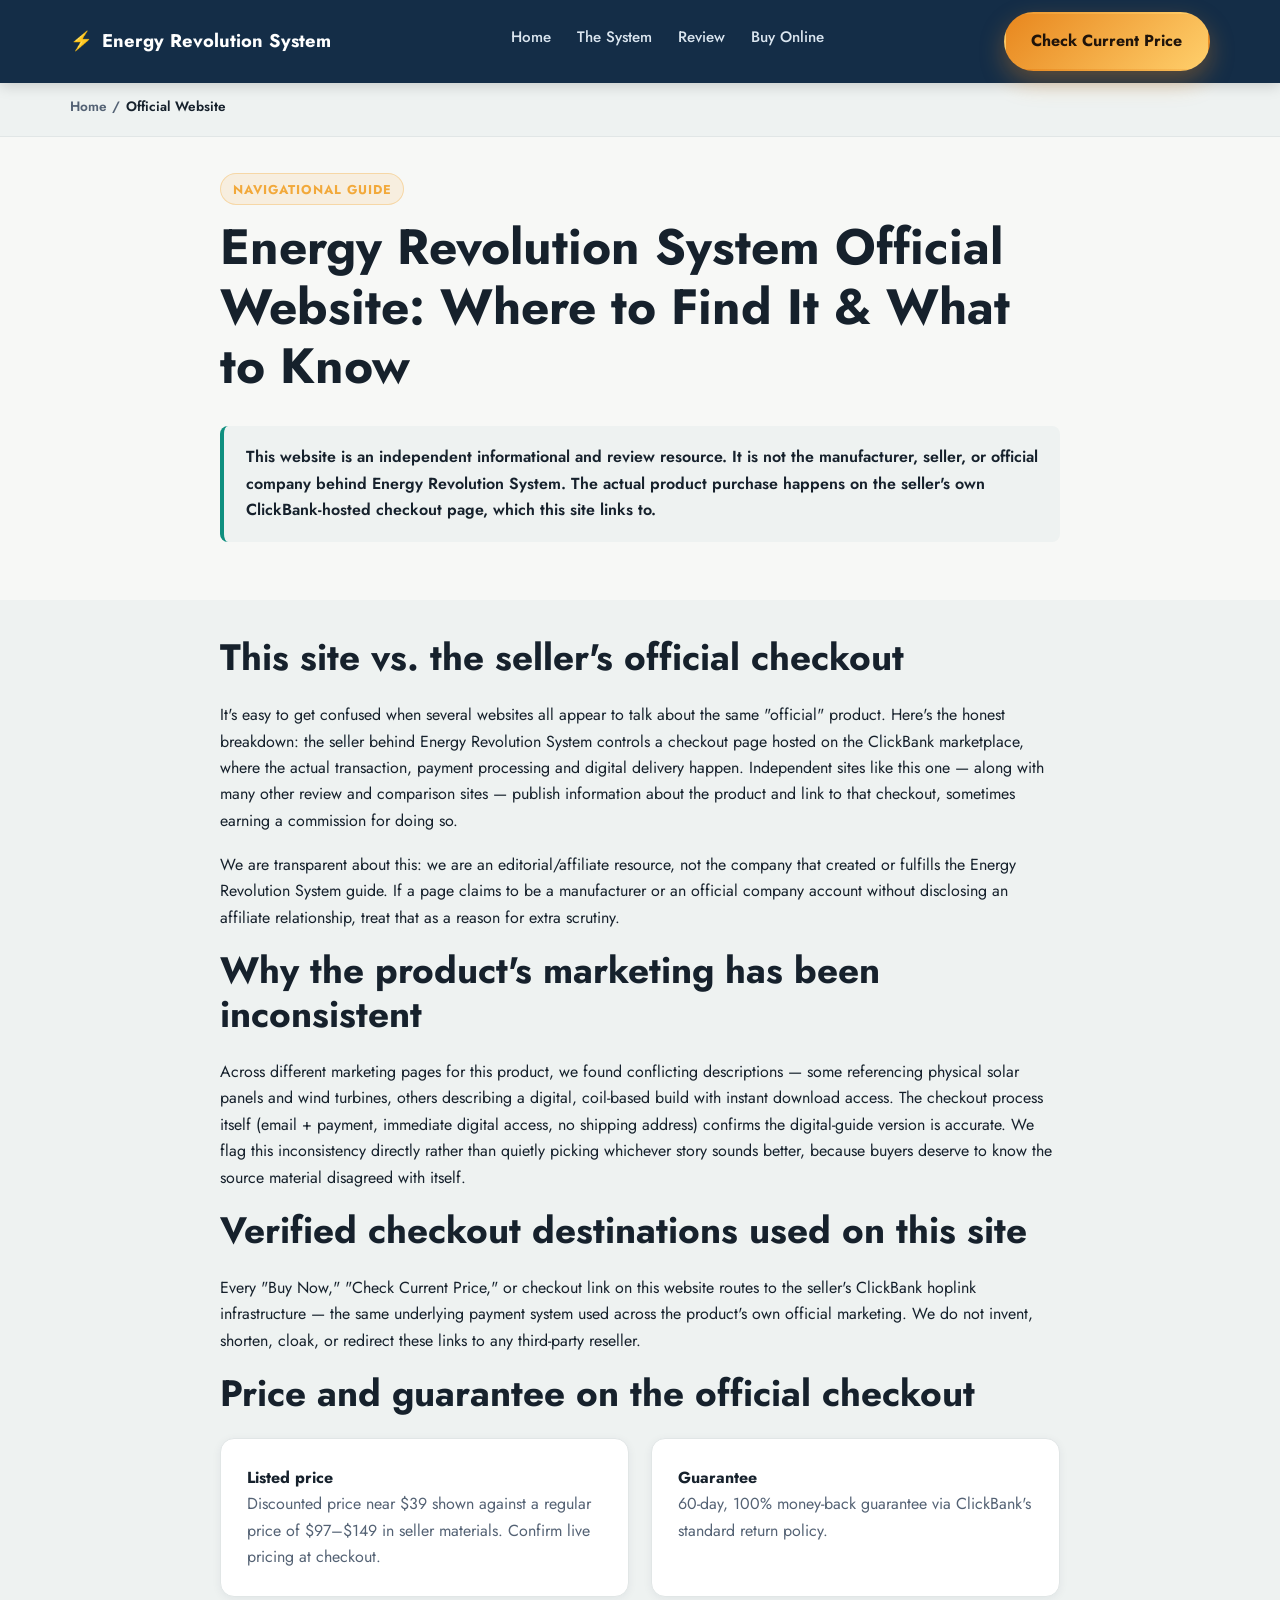
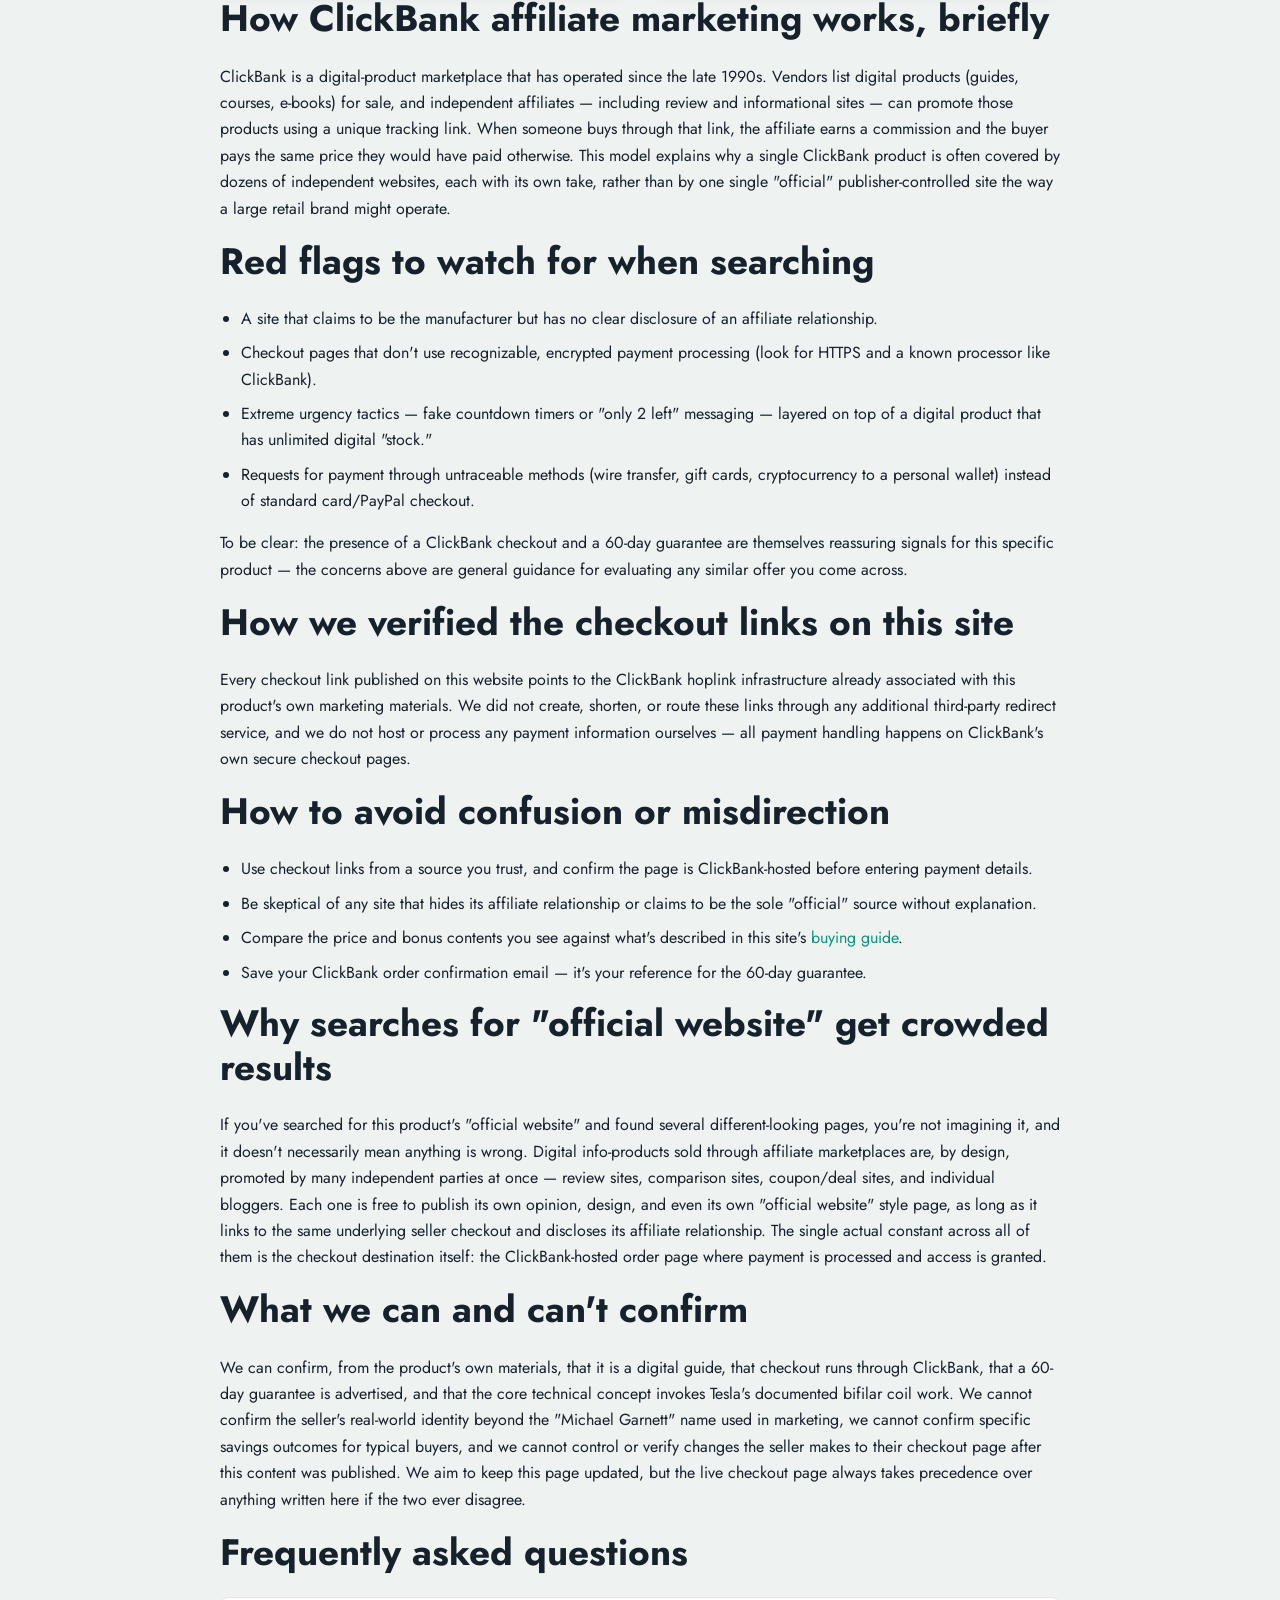
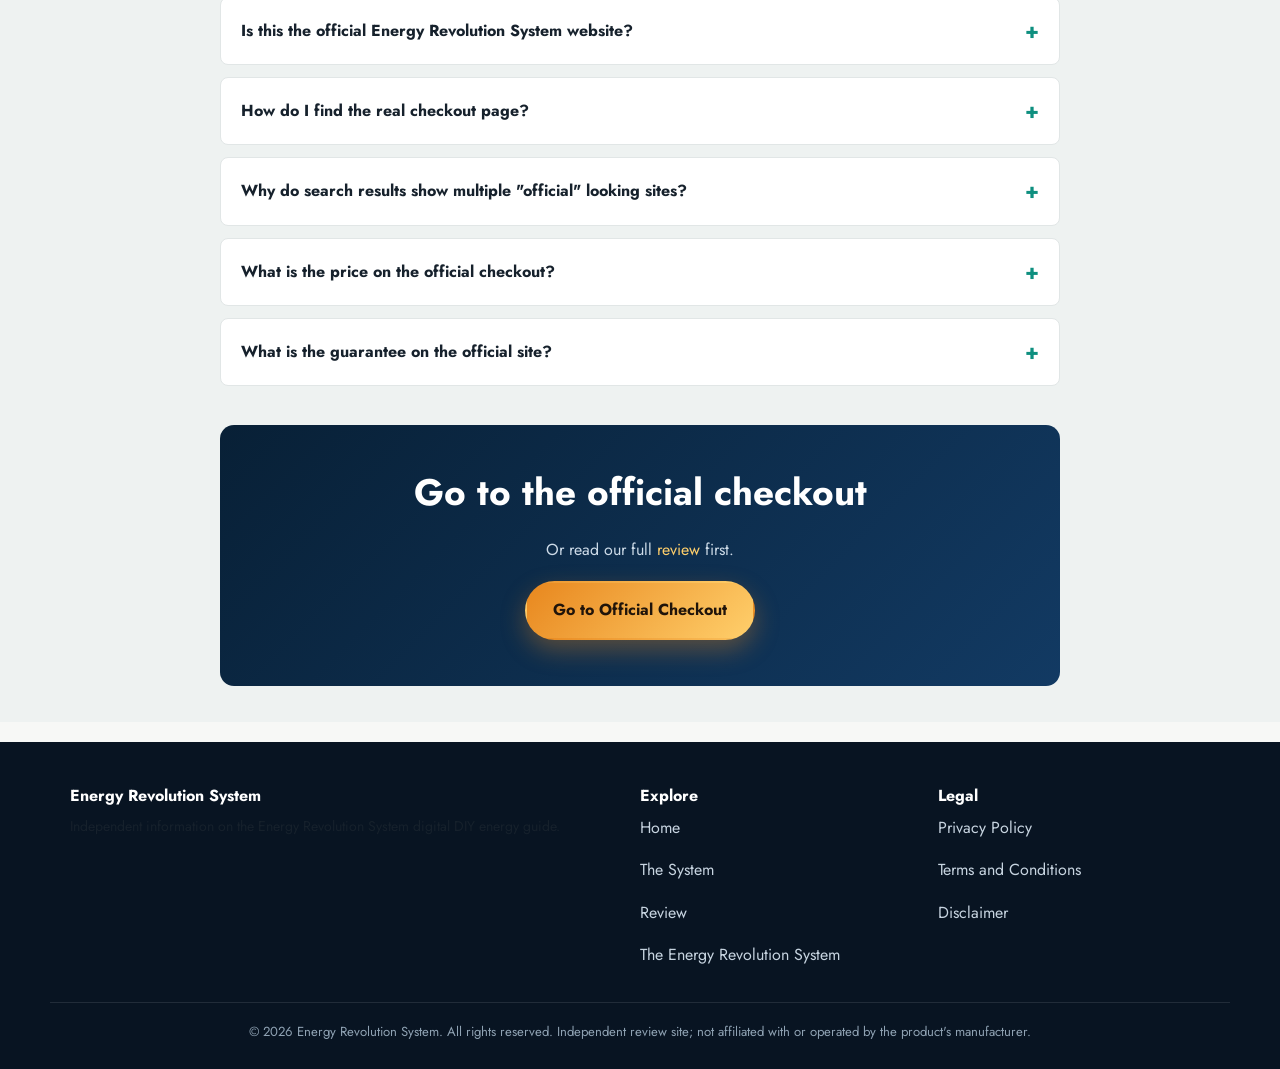
<file: energyrevolutionsystemofficialwebsite.html>
<!DOCTYPE html>
<html lang="en-US">
<head>
<meta charset="UTF-8">
<meta name="viewport" content="width=device-width, initial-scale=1">
<title>Energy Revolution System Official Website: Where to Find It &amp; What to Know</title>
<meta name="description" content="Understand the difference between the official Energy Revolution System seller checkout and independent sites like this one, plus price, guarantee and safety tips.">
<meta name="robots" content="index,follow">
<link rel="canonical" href="https://energerevolutionsystem.com/energerevolutionsystemofficialwebsite.html">
<meta property="og:type" content="article">
<meta property="og:site_name" content="Energy Revolution System">
<meta property="og:title" content="Energy Revolution System Official Website: Where to Find It & What to Know">
<meta property="og:description" content="The difference between the official seller checkout and independent review sites, plus price, guarantee and safety tips.">
<meta property="og:url" content="https://energerevolutionsystem.com/energerevolutionsystemofficialwebsite.html">
<meta property="og:image" content="https://energerevolutionsystem.com/assets/images/ers-cover-bundle.webp">
<meta property="og:image:alt" content="Energy Revolution System digital guide bundle cover art">
<meta name="twitter:card" content="summary_large_image">
<meta name="twitter:title" content="Energy Revolution System Official Website: Where to Find It & What to Know">
<meta name="twitter:description" content="The difference between the official seller checkout and independent review sites, plus price and guarantee.">
<meta name="twitter:image" content="https://energerevolutionsystem.com/assets/images/ers-cover-bundle.webp">
<link rel="icon" href="assets/images/ers-cover-bundle-1.webp">
<link rel="preload" href="https://fonts.googleapis.com/css?family=Jost:400,500,600,700,800&display=swap" as="style" onload="this.onload=null;this.rel='stylesheet'">
<noscript><link rel="stylesheet" href="https://fonts.googleapis.com/css?family=Jost:400,500,600,700,800&display=swap"></noscript>
<link rel="stylesheet" href="assets/theme/css/site.css">
<script type="application/ld+json">
{
  "@context": "https://schema.org",
  "@graph": [
    {"@type":"WebPage","@id":"https://energerevolutionsystem.com/energerevolutionsystemofficialwebsite.html#webpage","url":"https://energerevolutionsystem.com/energerevolutionsystemofficialwebsite.html","name":"Energy Revolution System Official Website: Where to Find It & What to Know"},
    {"@type":"BreadcrumbList","itemListElement":[
      {"@type":"ListItem","position":1,"name":"Home","item":"https://energerevolutionsystem.com/"},
      {"@type":"ListItem","position":2,"name":"Official Website","item":"https://energerevolutionsystem.com/energerevolutionsystemofficialwebsite.html"}
    ]},
    {"@type":"FAQPage","mainEntity":[
      {"@type":"Question","name":"Is this the official Energy Revolution System website?","acceptedAnswer":{"@type":"Answer","text":"No. This is an independent informational and review website. The official seller checkout is a separate ClickBank-hosted page that this site links to as an affiliate."}},
      {"@type":"Question","name":"How do I find the real checkout page?","acceptedAnswer":{"@type":"Answer","text":"Use an official checkout link, such as the ones provided on this site, which route to the seller's ClickBank-hosted order page."}},
      {"@type":"Question","name":"Why do search results show multiple 'official' looking sites?","acceptedAnswer":{"@type":"Answer","text":"Digital products sold through affiliate marketplaces like ClickBank are commonly promoted by many independent affiliate and review sites, which can make the search landscape look crowded. That is normal for this sales model and does not by itself indicate a scam."}},
      {"@type":"Question","name":"What is the price on the official checkout?","acceptedAnswer":{"@type":"Answer","text":"Seller materials have shown a discounted price near $39 against a regular price of $97 to $149. Always confirm the live price on the checkout page itself."}},
      {"@type":"Question","name":"What is the guarantee on the official site?","acceptedAnswer":{"@type":"Answer","text":"A 60-day, 100% money-back guarantee processed through ClickBank."}}
    ]}
  ]
}
</script>
</head>
<body>
<a class="skip-link" href="#main">Skip to content</a>
<header class="site-header">
  <div class="container nav-wrap">
    <a class="brand" href="index.html"><span class="mark">⚡</span> Energy Revolution System</a>
    <nav aria-label="Primary">
      <ul class="nav-links">
        <li><a href="index.html">Home</a></li>
        <li><a href="energerevolutionsystem.html">The System</a></li>
        <li><a href="energerevolutionsystemreview.html">Review</a></li>
        <li><a href="energerevolutionsystembuyonline.html">Buy Online</a></li>
      </ul>
    </nav>
    <a class="btn btn-cta nav-cta" href="https://070018sgbk9qem152bnhbwco4x.hop.clickbank.net" rel="sponsored noopener" target="_blank">Check Current Price</a>
    <button class="nav-toggle" aria-expanded="false" aria-controls="mobilePanel">☰ Menu</button>
  </div>
  <div class="mobile-panel" id="mobilePanel">
    <a href="index.html">Home</a>
    <a href="energerevolutionsystem.html">The System</a>
    <a href="energerevolutionsystemreview.html">Review</a>
    <a href="energerevolutionsystembuyonline.html">Buy Online</a>
    <a class="btn btn-cta" href="https://070018sgbk9qem152bnhbwco4x.hop.clickbank.net" rel="sponsored noopener" target="_blank">Check Current Price</a>
  </div>
</header>

<nav class="breadcrumbs" aria-label="Breadcrumb">
  <div class="container"><ol>
    <li><a href="index.html">Home</a></li>
    <li aria-current="page">Official Website</li>
  </ol></div>
</nav>

<main id="main">
<section class="tight">
  <div class="container-narrow">
    <span class="eyebrow">Navigational Guide</span>
    <h1>Energy Revolution System Official Website: Where to Find It &amp; What to Know</h1>
    <div class="answer-box"><p>This website is an independent informational and review resource. It is not the manufacturer, seller, or official company behind Energy Revolution System. The actual product purchase happens on the seller's own ClickBank-hosted checkout page, which this site links to.</p></div>
  </div>
</section>

<section class="tight surface-2">
  <div class="container-narrow">
    <h2>This site vs. the seller's official checkout</h2>
    <p>It's easy to get confused when several websites all appear to talk about the same "official" product. Here's the honest breakdown: the seller behind Energy Revolution System controls a checkout page hosted on the ClickBank marketplace, where the actual transaction, payment processing and digital delivery happen. Independent sites like this one — along with many other review and comparison sites — publish information about the product and link to that checkout, sometimes earning a commission for doing so.</p>
    <p>We are transparent about this: we are an editorial/affiliate resource, not the company that created or fulfills the Energy Revolution System guide. If a page claims to be a manufacturer or an official company account without disclosing an affiliate relationship, treat that as a reason for extra scrutiny.</p>

    <h2>Why the product's marketing has been inconsistent</h2>
    <p>Across different marketing pages for this product, we found conflicting descriptions — some referencing physical solar panels and wind turbines, others describing a digital, coil-based build with instant download access. The checkout process itself (email + payment, immediate digital access, no shipping address) confirms the digital-guide version is accurate. We flag this inconsistency directly rather than quietly picking whichever story sounds better, because buyers deserve to know the source material disagreed with itself.</p>

    <h2>Verified checkout destinations used on this site</h2>
    <p>Every "Buy Now," "Check Current Price," or checkout link on this website routes to the seller's ClickBank hoplink infrastructure — the same underlying payment system used across the product's own official marketing. We do not invent, shorten, cloak, or redirect these links to any third-party reseller.</p>

    <h2>Price and guarantee on the official checkout</h2>
    <div class="grid grid-2">
      <div class="card"><strong>Listed price</strong><p class="mb-0 muted">Discounted price near $39 shown against a regular price of $97–$149 in seller materials. Confirm live pricing at checkout.</p></div>
      <div class="card"><strong>Guarantee</strong><p class="mb-0 muted">60-day, 100% money-back guarantee via ClickBank's standard return policy.</p></div>
    </div>

    <h2>How ClickBank affiliate marketing works, briefly</h2>
    <p>ClickBank is a digital-product marketplace that has operated since the late 1990s. Vendors list digital products (guides, courses, e-books) for sale, and independent affiliates — including review and informational sites — can promote those products using a unique tracking link. When someone buys through that link, the affiliate earns a commission and the buyer pays the same price they would have paid otherwise. This model explains why a single ClickBank product is often covered by dozens of independent websites, each with its own take, rather than by one single "official" publisher-controlled site the way a large retail brand might operate.</p>

    <h2>Red flags to watch for when searching</h2>
    <ul>
      <li>A site that claims to be the manufacturer but has no clear disclosure of an affiliate relationship.</li>
      <li>Checkout pages that don't use recognizable, encrypted payment processing (look for HTTPS and a known processor like ClickBank).</li>
      <li>Extreme urgency tactics — fake countdown timers or "only 2 left" messaging — layered on top of a digital product that has unlimited digital "stock."</li>
      <li>Requests for payment through untraceable methods (wire transfer, gift cards, cryptocurrency to a personal wallet) instead of standard card/PayPal checkout.</li>
    </ul>
    <p>To be clear: the presence of a ClickBank checkout and a 60-day guarantee are themselves reassuring signals for this specific product — the concerns above are general guidance for evaluating any similar offer you come across.</p>

    <h2>How we verified the checkout links on this site</h2>
    <p>Every checkout link published on this website points to the ClickBank hoplink infrastructure already associated with this product's own marketing materials. We did not create, shorten, or route these links through any additional third-party redirect service, and we do not host or process any payment information ourselves — all payment handling happens on ClickBank's own secure checkout pages.</p>

    <h2>How to avoid confusion or misdirection</h2>
    <ul>
      <li>Use checkout links from a source you trust, and confirm the page is ClickBank-hosted before entering payment details.</li>
      <li>Be skeptical of any site that hides its affiliate relationship or claims to be the sole "official" source without explanation.</li>
      <li>Compare the price and bonus contents you see against what's described in this site's <a href="energerevolutionsystembuyonline.html">buying guide</a>.</li>
      <li>Save your ClickBank order confirmation email — it's your reference for the 60-day guarantee.</li>
    </ul>

    <h2>Why searches for "official website" get crowded results</h2>
    <p>If you've searched for this product's "official website" and found several different-looking pages, you're not imagining it, and it doesn't necessarily mean anything is wrong. Digital info-products sold through affiliate marketplaces are, by design, promoted by many independent parties at once — review sites, comparison sites, coupon/deal sites, and individual bloggers. Each one is free to publish its own opinion, design, and even its own "official website" style page, as long as it links to the same underlying seller checkout and discloses its affiliate relationship. The single actual constant across all of them is the checkout destination itself: the ClickBank-hosted order page where payment is processed and access is granted.</p>

    <h2>What we can and can't confirm</h2>
    <p>We can confirm, from the product's own materials, that it is a digital guide, that checkout runs through ClickBank, that a 60-day guarantee is advertised, and that the core technical concept invokes Tesla's documented bifilar coil work. We cannot confirm the seller's real-world identity beyond the "Michael Garnett" name used in marketing, we cannot confirm specific savings outcomes for typical buyers, and we cannot control or verify changes the seller makes to their checkout page after this content was published. We aim to keep this page updated, but the live checkout page always takes precedence over anything written here if the two ever disagree.</p>

    <h2>Frequently asked questions</h2>
    <details class="faq-item"><summary>Is this the official Energy Revolution System website?</summary><div class="faq-a"><p>No. This is an independent informational and review site. The official checkout is a separate ClickBank-hosted page linked from this site.</p></div></details>
    <details class="faq-item"><summary>How do I find the real checkout page?</summary><div class="faq-a"><p>Use an official checkout link like the ones on this page, which route to the seller's ClickBank order page.</p></div></details>
    <details class="faq-item"><summary>Why do search results show multiple "official" looking sites?</summary><div class="faq-a"><p>ClickBank products are commonly promoted by many independent affiliates. A crowded search landscape is normal for this sales model.</p></div></details>
    <details class="faq-item"><summary>What is the price on the official checkout?</summary><div class="faq-a"><p>Seller materials show roughly $39 against a $97–$149 regular price. Confirm the live price at checkout.</p></div></details>
    <details class="faq-item"><summary>What is the guarantee on the official site?</summary><div class="faq-a"><p>A 60-day, 100% money-back guarantee processed through ClickBank.</p></div></details>

    <div class="cta-band" style="margin-top:2.4em">
      <h2>Go to the official checkout</h2>
      <p>Or read our full <a href="energerevolutionsystemreview.html" style="color:#ffcf6b">review</a> first.</p>
      <a class="btn btn-cta" href="https://070018sgbk9qem152bnhbwco4x.hop.clickbank.net" rel="sponsored noopener" target="_blank">Go to Official Checkout</a>
    </div>
  </div>
</section>
</main>

<footer class="site-footer">
  <div class="container foot-cols">
    <div><h4>Energy Revolution System</h4><p class="small">Independent information on the Energy Revolution System digital DIY energy guide.</p></div>
    <div><h4>Explore</h4><ul class="foot-links">
      <li><a href="index.html">Home</a></li>
      <li><a href="energerevolutionsystem.html">The System</a></li>
      <li><a href="energerevolutionsystemreview.html">Review</a></li>
      <li><a href="theenergerevolutionsystem.html">The Energy Revolution System</a></li>
    </ul></div>
    <div><h4>Legal</h4><ul class="foot-links">
      <li><a href="PrivacyPolicy.html">Privacy Policy</a></li>
      <li><a href="TermsAndConditions.html">Terms and Conditions</a></li>
      <li><a href="Disclaimer.html">Disclaimer</a></li>
    </ul></div>
  </div>
  <div class="container foot-bottom">© 2026 Energy Revolution System. All rights reserved. Independent review site; not affiliated with or operated by the product's manufacturer.</div>
</footer>
<script src="assets/theme/js/site.js"></script>
</body>
</html>
</file>
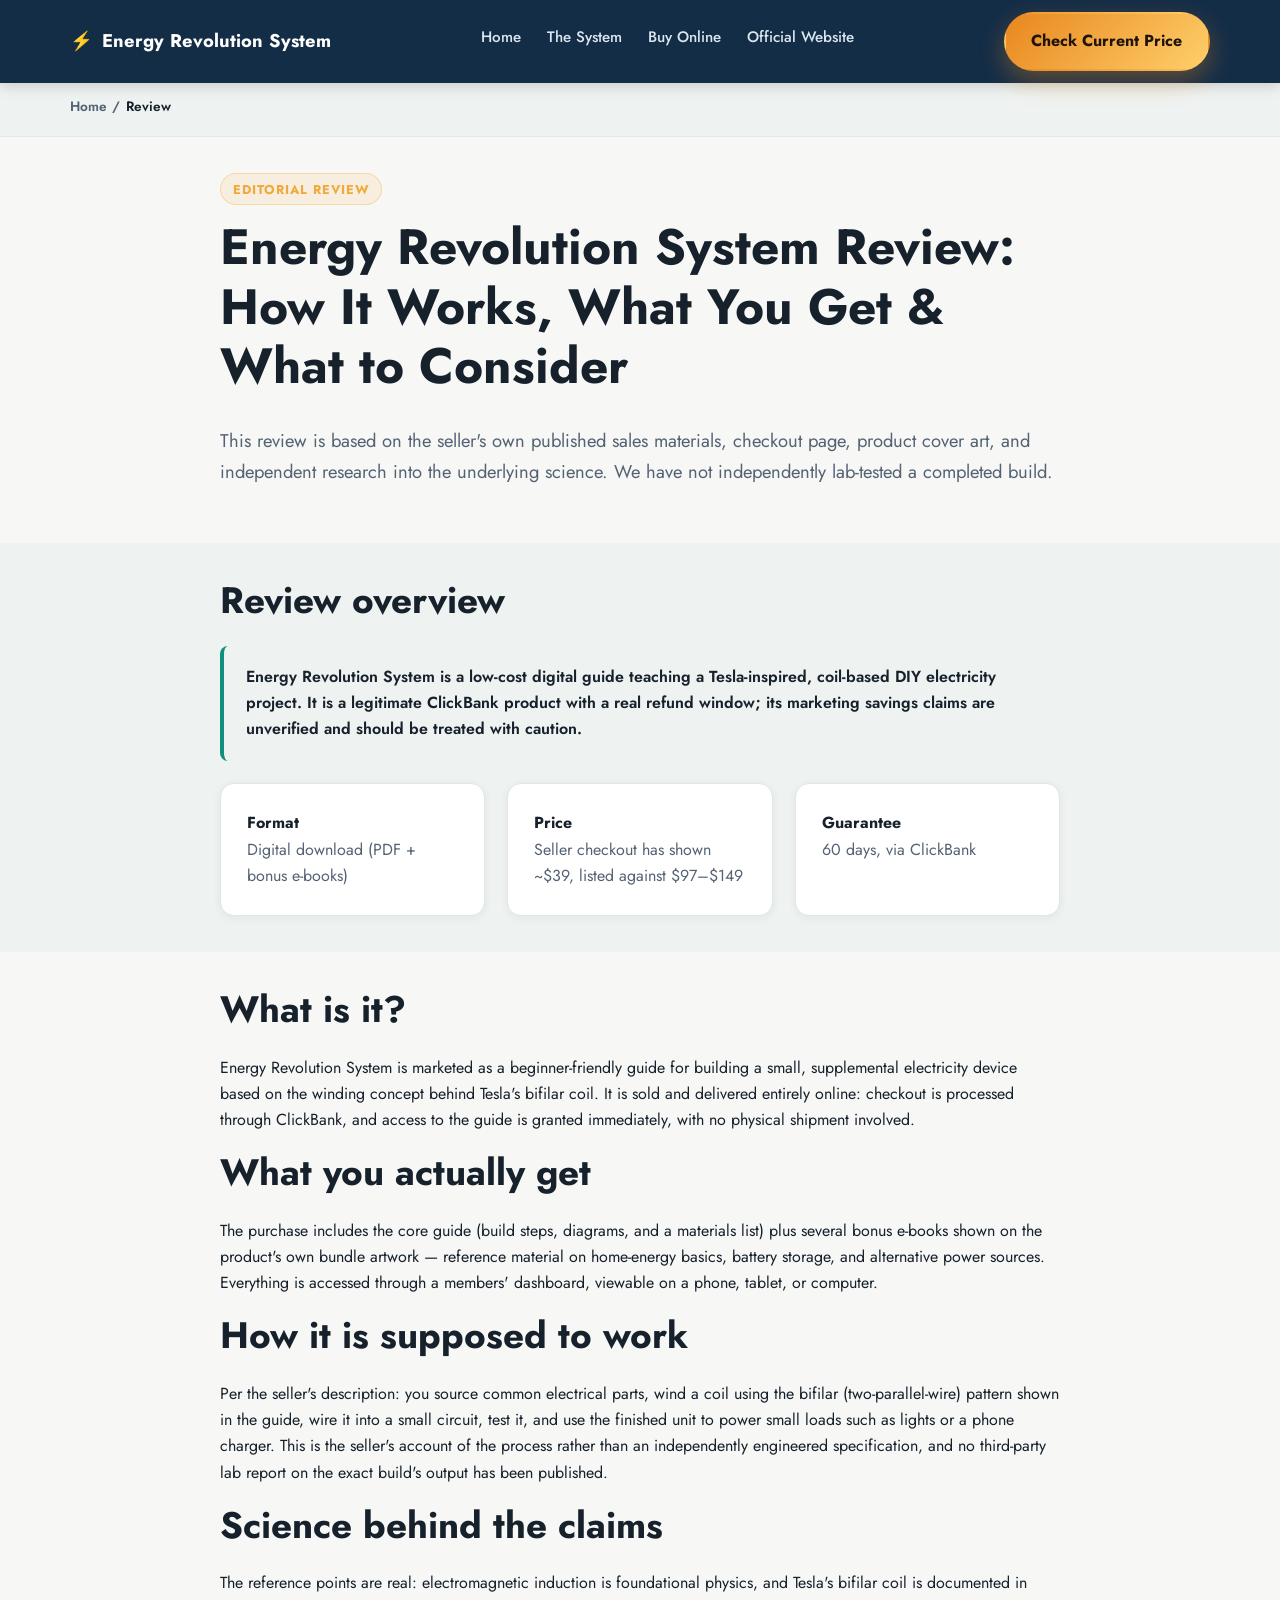
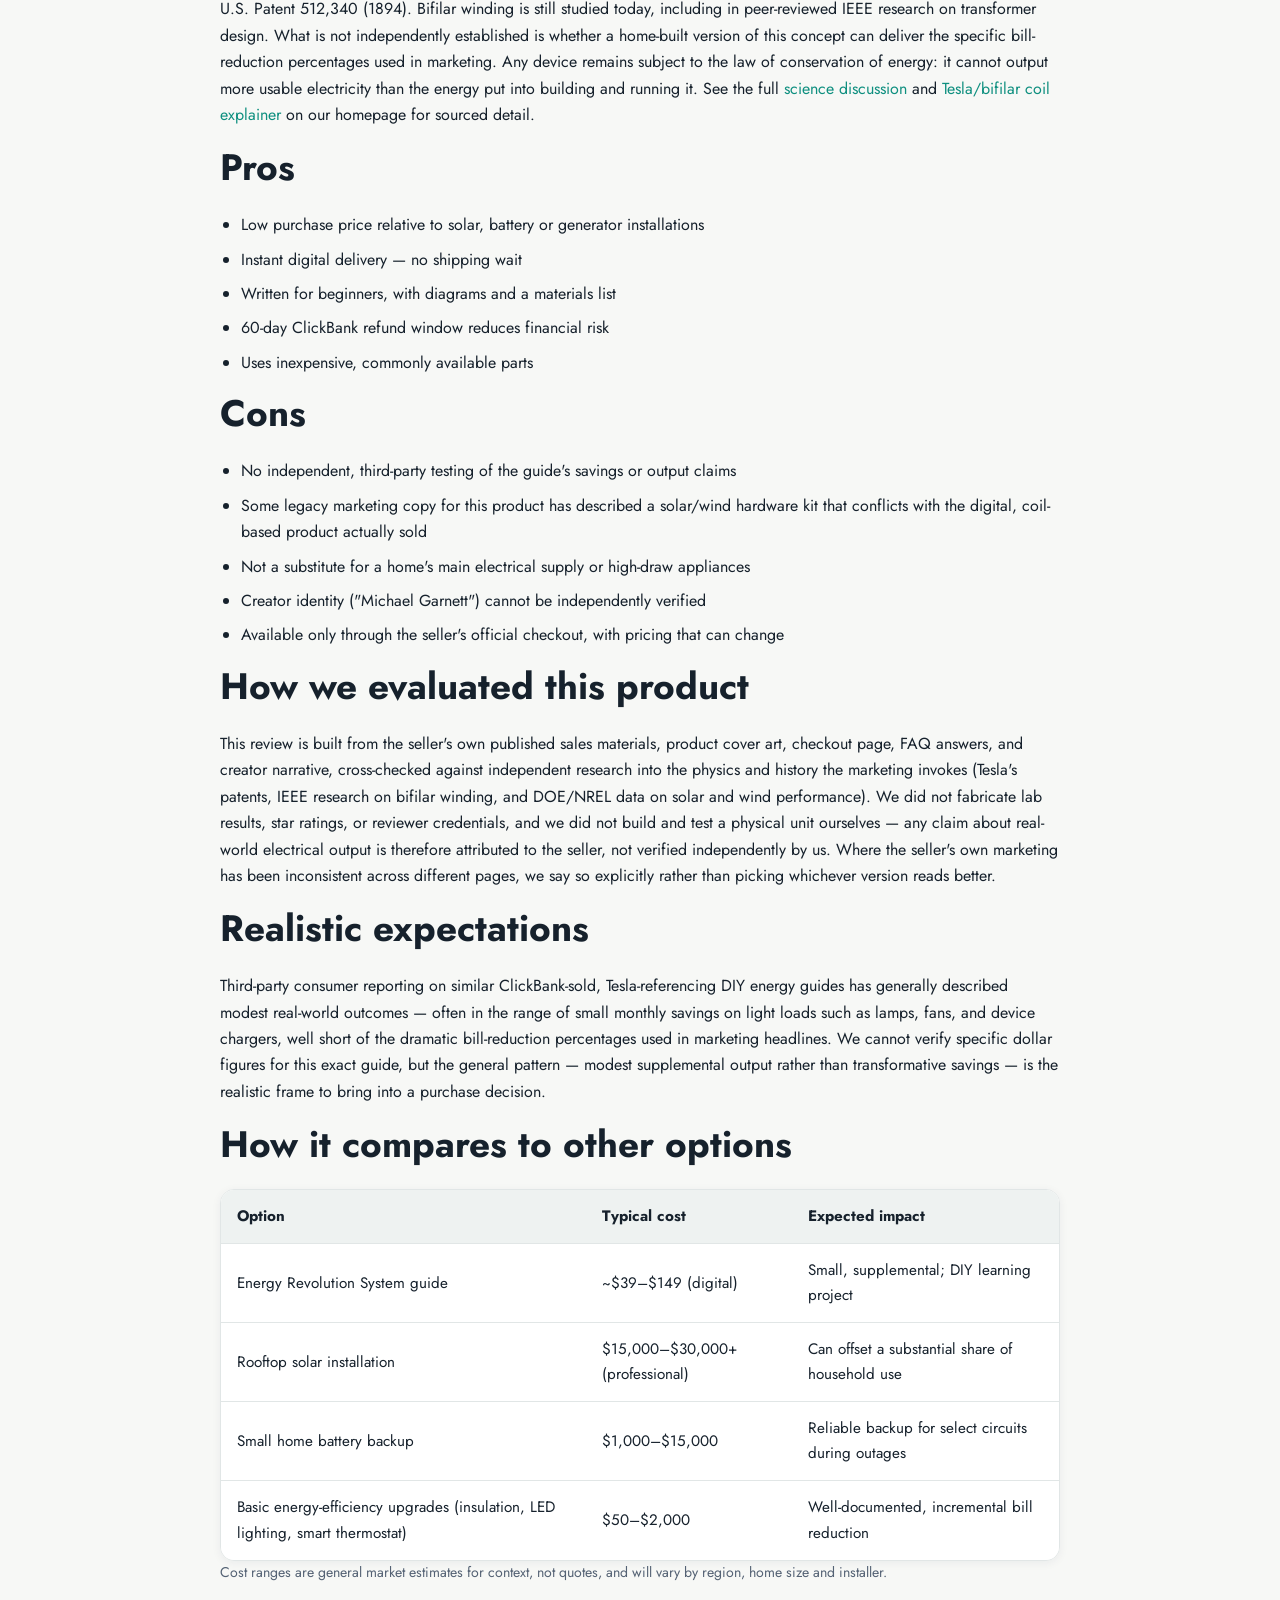
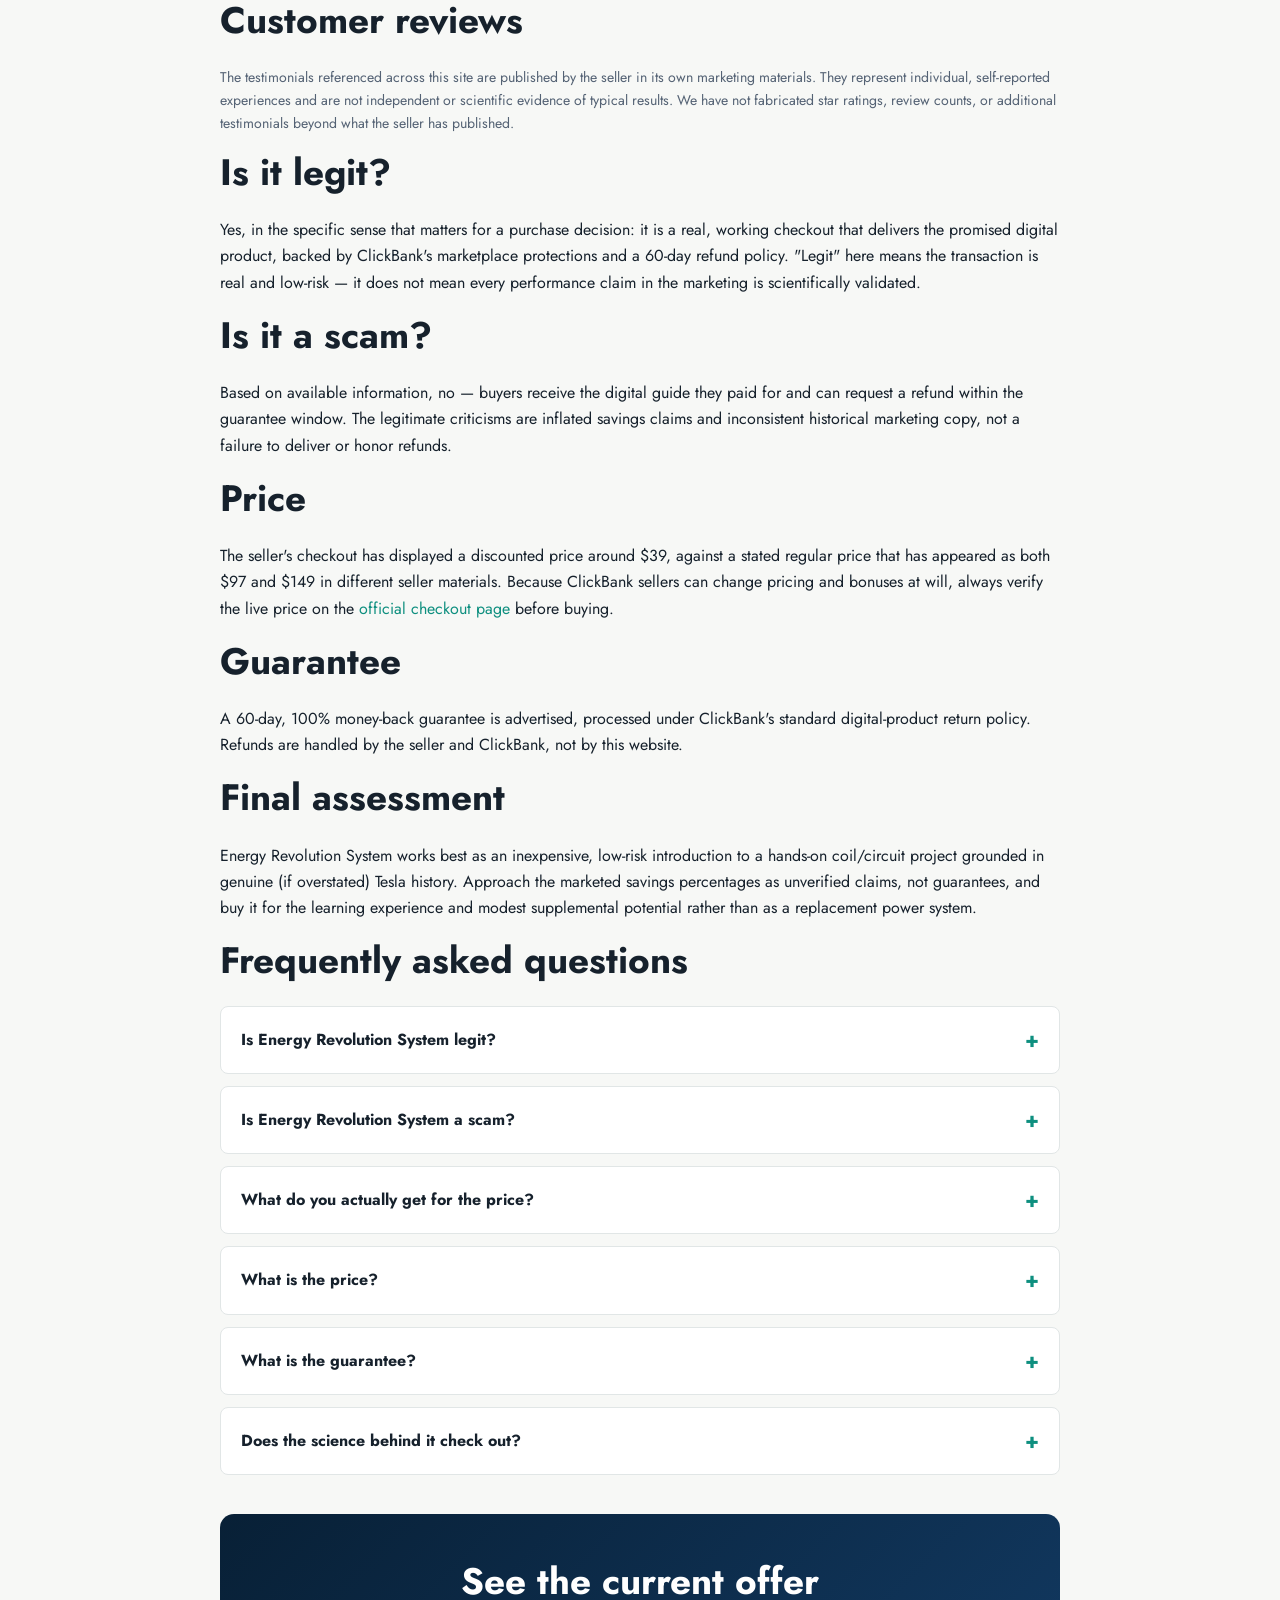
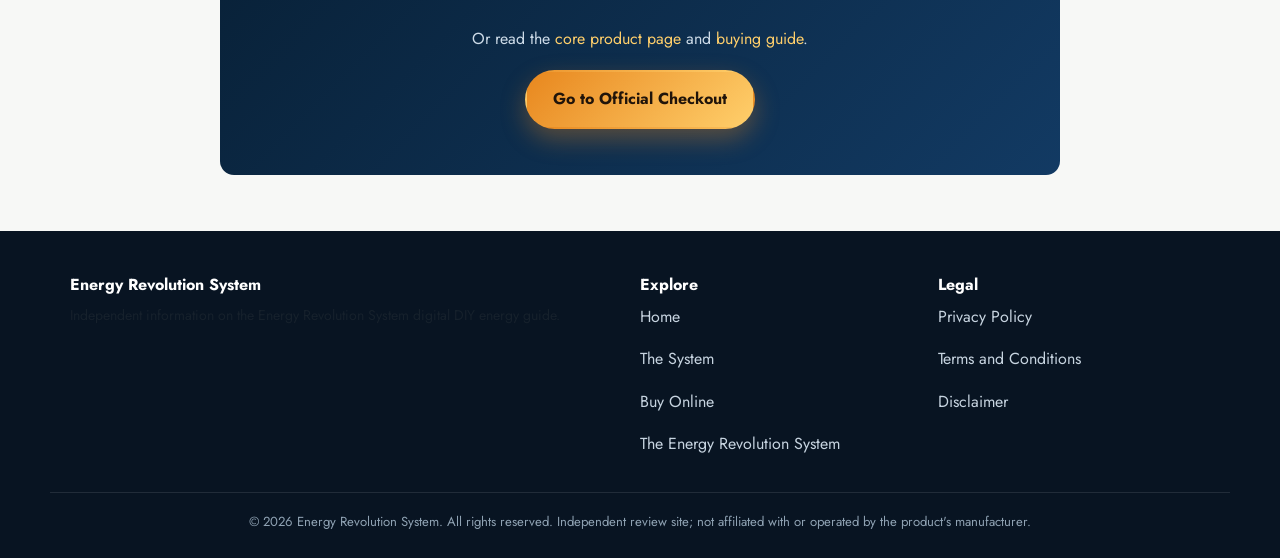
<file: energyrevolutionsystemreview.html>
<!DOCTYPE html>
<html lang="en-US">
<head>
<meta charset="UTF-8">
<meta name="viewport" content="width=device-width, initial-scale=1">
<title>Energy Revolution System Review: How It Works, Pros, Cons &amp; Price</title>
<meta name="description" content="An honest Energy Revolution System review: what you get, how it's supposed to work, the science, pros and cons, is it legit or a scam, price and guarantee.">
<meta name="robots" content="index,follow">
<link rel="canonical" href="https://energerevolutionsystem.com/energerevolutionsystemreview.html">
<meta property="og:type" content="article">
<meta property="og:site_name" content="Energy Revolution System">
<meta property="og:title" content="Energy Revolution System Review: How It Works, Pros, Cons & Price">
<meta property="og:description" content="What you get, how it's supposed to work, the science, pros and cons, legit-or-scam analysis, price and guarantee.">
<meta property="og:url" content="https://energerevolutionsystem.com/energerevolutionsystemreview.html">
<meta property="og:image" content="https://energerevolutionsystem.com/assets/images/ers-cover-bundle.webp">
<meta property="og:image:alt" content="Energy Revolution System digital guide bundle cover art">
<meta name="twitter:card" content="summary_large_image">
<meta name="twitter:title" content="Energy Revolution System Review: How It Works, Pros, Cons & Price">
<meta name="twitter:description" content="An honest review covering what you get, the science, pros/cons, legit-or-scam analysis, price and guarantee.">
<meta name="twitter:image" content="https://energerevolutionsystem.com/assets/images/ers-cover-bundle.webp">
<link rel="icon" href="assets/images/ers-cover-bundle-1.webp">
<link rel="preload" href="https://fonts.googleapis.com/css?family=Jost:400,500,600,700,800&display=swap" as="style" onload="this.onload=null;this.rel='stylesheet'">
<noscript><link rel="stylesheet" href="https://fonts.googleapis.com/css?family=Jost:400,500,600,700,800&display=swap"></noscript>
<link rel="stylesheet" href="assets/theme/css/site.css">
<script type="application/ld+json">
{
  "@context": "https://schema.org",
  "@graph": [
    {"@type":"WebPage","@id":"https://energerevolutionsystem.com/energerevolutionsystemreview.html#webpage","url":"https://energerevolutionsystem.com/energerevolutionsystemreview.html","name":"Energy Revolution System Review: How It Works, Pros, Cons & Price"},
    {"@type":"BreadcrumbList","itemListElement":[
      {"@type":"ListItem","position":1,"name":"Home","item":"https://energerevolutionsystem.com/"},
      {"@type":"ListItem","position":2,"name":"Review","item":"https://energerevolutionsystem.com/energerevolutionsystemreview.html"}
    ]},
    {"@type":"FAQPage","mainEntity":[
      {"@type":"Question","name":"Is Energy Revolution System legit?","acceptedAnswer":{"@type":"Answer","text":"It is a legitimately purchasable ClickBank digital product with a 60-day refund window, which makes it a low financial risk. That is separate from whether every marketing claim about savings is scientifically proven — it is not independently verified."}},
      {"@type":"Question","name":"Is Energy Revolution System a scam?","acceptedAnswer":{"@type":"Answer","text":"There is no evidence here that it fails to deliver the promised digital guide, or that refund requests are refused outright. The more accurate concern is inflated marketing claims and inconsistent past product descriptions, not an outright scam."}},
      {"@type":"Question","name":"What do you actually get for the price?","acceptedAnswer":{"@type":"Answer","text":"A digital main guide plus bonus e-books, delivered instantly through an online members' area, based on the product's own cover art and checkout page."}},
      {"@type":"Question","name":"What is the price?","acceptedAnswer":{"@type":"Answer","text":"Seller checkout pages have shown a discounted price near $39 against a stated regular price of $97 to $149. Always check the live checkout page for the current price."}},
      {"@type":"Question","name":"What is the guarantee?","acceptedAnswer":{"@type":"Answer","text":"A 60-day, 100% money-back guarantee processed through ClickBank's standard return policy."}},
      {"@type":"Question","name":"Does the science behind it check out?","acceptedAnswer":{"@type":"Answer","text":"The referenced physics (electromagnetic induction, bifilar coil winding, Tesla's 1894 patent) is real and documented. The specific commercial savings claims made about this guide are not independently tested."}}
    ]}
  ]
}
</script>
</head>
<body>
<a class="skip-link" href="#main">Skip to content</a>
<header class="site-header">
  <div class="container nav-wrap">
    <a class="brand" href="index.html"><span class="mark">⚡</span> Energy Revolution System</a>
    <nav aria-label="Primary">
      <ul class="nav-links">
        <li><a href="index.html">Home</a></li>
        <li><a href="energerevolutionsystem.html">The System</a></li>
        <li><a href="energerevolutionsystembuyonline.html">Buy Online</a></li>
        <li><a href="energerevolutionsystemofficialwebsite.html">Official Website</a></li>
      </ul>
    </nav>
    <a class="btn btn-cta nav-cta" href="https://070018sgbk9qem152bnhbwco4x.hop.clickbank.net" rel="sponsored noopener" target="_blank">Check Current Price</a>
    <button class="nav-toggle" aria-expanded="false" aria-controls="mobilePanel">☰ Menu</button>
  </div>
  <div class="mobile-panel" id="mobilePanel">
    <a href="index.html">Home</a>
    <a href="energerevolutionsystem.html">The System</a>
    <a href="energerevolutionsystembuyonline.html">Buy Online</a>
    <a href="energerevolutionsystemofficialwebsite.html">Official Website</a>
    <a class="btn btn-cta" href="https://070018sgbk9qem152bnhbwco4x.hop.clickbank.net" rel="sponsored noopener" target="_blank">Check Current Price</a>
  </div>
</header>

<nav class="breadcrumbs" aria-label="Breadcrumb">
  <div class="container"><ol>
    <li><a href="index.html">Home</a></li>
    <li aria-current="page">Review</li>
  </ol></div>
</nav>

<main id="main">
<section class="tight">
  <div class="container-narrow">
    <span class="eyebrow">Editorial Review</span>
    <h1>Energy Revolution System Review: How It Works, What You Get &amp; What to Consider</h1>
    <p class="lead">This review is based on the seller's own published sales materials, checkout page, product cover art, and independent research into the underlying science. We have not independently lab-tested a completed build.</p>
  </div>
</section>

<section class="tight surface-2">
  <div class="container-narrow">
    <h2>Review overview</h2>
    <div class="answer-box"><p>Energy Revolution System is a low-cost digital guide teaching a Tesla-inspired, coil-based DIY electricity project. It is a legitimate ClickBank product with a real refund window; its marketing savings claims are unverified and should be treated with caution.</p></div>
    <div class="grid grid-3">
      <div class="card"><strong>Format</strong><p class="mb-0 muted">Digital download (PDF + bonus e-books)</p></div>
      <div class="card"><strong>Price</strong><p class="mb-0 muted">Seller checkout has shown ~$39, listed against $97–$149</p></div>
      <div class="card"><strong>Guarantee</strong><p class="mb-0 muted">60 days, via ClickBank</p></div>
    </div>
  </div>
</section>

<section class="tight">
  <div class="container-narrow">
    <h2>What is it?</h2>
    <p>Energy Revolution System is marketed as a beginner-friendly guide for building a small, supplemental electricity device based on the winding concept behind Tesla's bifilar coil. It is sold and delivered entirely online: checkout is processed through ClickBank, and access to the guide is granted immediately, with no physical shipment involved.</p>

    <h2>What you actually get</h2>
    <p>The purchase includes the core guide (build steps, diagrams, and a materials list) plus several bonus e-books shown on the product's own bundle artwork — reference material on home-energy basics, battery storage, and alternative power sources. Everything is accessed through a members' dashboard, viewable on a phone, tablet, or computer.</p>

    <h2>How it is supposed to work</h2>
    <p>Per the seller's description: you source common electrical parts, wind a coil using the bifilar (two-parallel-wire) pattern shown in the guide, wire it into a small circuit, test it, and use the finished unit to power small loads such as lights or a phone charger. This is the seller's account of the process rather than an independently engineered specification, and no third-party lab report on the exact build's output has been published.</p>

    <h2>Science behind the claims</h2>
    <p>The reference points are real: electromagnetic induction is foundational physics, and Tesla's bifilar coil is documented in U.S. Patent 512,340 (1894). Bifilar winding is still studied today, including in peer-reviewed IEEE research on transformer design. What is not independently established is whether a home-built version of this concept can deliver the specific bill-reduction percentages used in marketing. Any device remains subject to the law of conservation of energy: it cannot output more usable electricity than the energy put into building and running it. See the full <a href="index.html#science">science discussion</a> and <a href="index.html#tesla">Tesla/bifilar coil explainer</a> on our homepage for sourced detail.</p>

    <h2>Pros</h2>
    <ul>
      <li>Low purchase price relative to solar, battery or generator installations</li>
      <li>Instant digital delivery — no shipping wait</li>
      <li>Written for beginners, with diagrams and a materials list</li>
      <li>60-day ClickBank refund window reduces financial risk</li>
      <li>Uses inexpensive, commonly available parts</li>
    </ul>

    <h2>Cons</h2>
    <ul>
      <li>No independent, third-party testing of the guide's savings or output claims</li>
      <li>Some legacy marketing copy for this product has described a solar/wind hardware kit that conflicts with the digital, coil-based product actually sold</li>
      <li>Not a substitute for a home's main electrical supply or high-draw appliances</li>
      <li>Creator identity ("Michael Garnett") cannot be independently verified</li>
      <li>Available only through the seller's official checkout, with pricing that can change</li>
    </ul>

    <h2>How we evaluated this product</h2>
    <p>This review is built from the seller's own published sales materials, product cover art, checkout page, FAQ answers, and creator narrative, cross-checked against independent research into the physics and history the marketing invokes (Tesla's patents, IEEE research on bifilar winding, and DOE/NREL data on solar and wind performance). We did not fabricate lab results, star ratings, or reviewer credentials, and we did not build and test a physical unit ourselves — any claim about real-world electrical output is therefore attributed to the seller, not verified independently by us. Where the seller's own marketing has been inconsistent across different pages, we say so explicitly rather than picking whichever version reads better.</p>

    <h2>Realistic expectations</h2>
    <p>Third-party consumer reporting on similar ClickBank-sold, Tesla-referencing DIY energy guides has generally described modest real-world outcomes — often in the range of small monthly savings on light loads such as lamps, fans, and device chargers, well short of the dramatic bill-reduction percentages used in marketing headlines. We cannot verify specific dollar figures for this exact guide, but the general pattern — modest supplemental output rather than transformative savings — is the realistic frame to bring into a purchase decision.</p>

    <h2>How it compares to other options</h2>
    <div class="table-wrap">
      <table>
        <thead><tr><th>Option</th><th>Typical cost</th><th>Expected impact</th></tr></thead>
        <tbody>
          <tr><td>Energy Revolution System guide</td><td>~$39–$149 (digital)</td><td>Small, supplemental; DIY learning project</td></tr>
          <tr><td>Rooftop solar installation</td><td>$15,000–$30,000+ (professional)</td><td>Can offset a substantial share of household use</td></tr>
          <tr><td>Small home battery backup</td><td>$1,000–$15,000</td><td>Reliable backup for select circuits during outages</td></tr>
          <tr><td>Basic energy-efficiency upgrades (insulation, LED lighting, smart thermostat)</td><td>$50–$2,000</td><td>Well-documented, incremental bill reduction</td></tr>
        </tbody>
      </table>
    </div>
    <p class="small muted">Cost ranges are general market estimates for context, not quotes, and will vary by region, home size and installer.</p>

    <h2>Customer reviews</h2>
    <p class="small muted">The testimonials referenced across this site are published by the seller in its own marketing materials. They represent individual, self-reported experiences and are not independent or scientific evidence of typical results. We have not fabricated star ratings, review counts, or additional testimonials beyond what the seller has published.</p>

    <h2>Is it legit?</h2>
    <p>Yes, in the specific sense that matters for a purchase decision: it is a real, working checkout that delivers the promised digital product, backed by ClickBank's marketplace protections and a 60-day refund policy. "Legit" here means the transaction is real and low-risk — it does not mean every performance claim in the marketing is scientifically validated.</p>

    <h2>Is it a scam?</h2>
    <p>Based on available information, no — buyers receive the digital guide they paid for and can request a refund within the guarantee window. The legitimate criticisms are inflated savings claims and inconsistent historical marketing copy, not a failure to deliver or honor refunds.</p>

    <h2>Price</h2>
    <p>The seller's checkout has displayed a discounted price around $39, against a stated regular price that has appeared as both $97 and $149 in different seller materials. Because ClickBank sellers can change pricing and bonuses at will, always verify the live price on the <a href="energerevolutionsystembuyonline.html">official checkout page</a> before buying.</p>

    <h2>Guarantee</h2>
    <p>A 60-day, 100% money-back guarantee is advertised, processed under ClickBank's standard digital-product return policy. Refunds are handled by the seller and ClickBank, not by this website.</p>

    <h2>Final assessment</h2>
    <p>Energy Revolution System works best as an inexpensive, low-risk introduction to a hands-on coil/circuit project grounded in genuine (if overstated) Tesla history. Approach the marketed savings percentages as unverified claims, not guarantees, and buy it for the learning experience and modest supplemental potential rather than as a replacement power system.</p>

    <h2>Frequently asked questions</h2>
    <details class="faq-item"><summary>Is Energy Revolution System legit?</summary><div class="faq-a"><p>It is a legitimately purchasable ClickBank product with a 60-day refund window. That is separate from whether its marketing savings claims are proven — they are not independently verified.</p></div></details>
    <details class="faq-item"><summary>Is Energy Revolution System a scam?</summary><div class="faq-a"><p>No evidence here suggests it fails to deliver the guide or refuses refunds. The fairer criticism is inflated marketing claims, not an outright scam.</p></div></details>
    <details class="faq-item"><summary>What do you actually get for the price?</summary><div class="faq-a"><p>A digital main guide plus bonus e-books, delivered instantly through an online members' area.</p></div></details>
    <details class="faq-item"><summary>What is the price?</summary><div class="faq-a"><p>Checkout has shown roughly $39 against a stated regular price of $97–$149. Confirm the current price on the official checkout page.</p></div></details>
    <details class="faq-item"><summary>What is the guarantee?</summary><div class="faq-a"><p>A 60-day, 100% money-back guarantee via ClickBank's standard return policy.</p></div></details>
    <details class="faq-item"><summary>Does the science behind it check out?</summary><div class="faq-a"><p>The referenced physics is real and documented. This specific guide's commercial savings claims are not independently tested.</p></div></details>

    <div class="cta-band" style="margin-top:2.4em">
      <h2>See the current offer</h2>
      <p>Or read the <a href="energerevolutionsystem.html" style="color:#ffcf6b">core product page</a> and <a href="energerevolutionsystembuyonline.html" style="color:#ffcf6b">buying guide</a>.</p>
      <a class="btn btn-cta" href="https://070018sgbk9qem152bnhbwco4x.hop.clickbank.net" rel="sponsored noopener" target="_blank">Go to Official Checkout</a>
    </div>
  </div>
</section>
</main>

<footer class="site-footer">
  <div class="container foot-cols">
    <div><h4>Energy Revolution System</h4><p class="small">Independent information on the Energy Revolution System digital DIY energy guide.</p></div>
    <div><h4>Explore</h4><ul class="foot-links">
      <li><a href="index.html">Home</a></li>
      <li><a href="energerevolutionsystem.html">The System</a></li>
      <li><a href="energerevolutionsystembuyonline.html">Buy Online</a></li>
      <li><a href="theenergerevolutionsystem.html">The Energy Revolution System</a></li>
    </ul></div>
    <div><h4>Legal</h4><ul class="foot-links">
      <li><a href="PrivacyPolicy.html">Privacy Policy</a></li>
      <li><a href="TermsAndConditions.html">Terms and Conditions</a></li>
      <li><a href="Disclaimer.html">Disclaimer</a></li>
    </ul></div>
  </div>
  <div class="container foot-bottom">© 2026 Energy Revolution System. All rights reserved. Independent review site; not affiliated with or operated by the product's manufacturer.</div>
</footer>
<script src="assets/theme/js/site.js"></script>
</body>
</html>
</file>
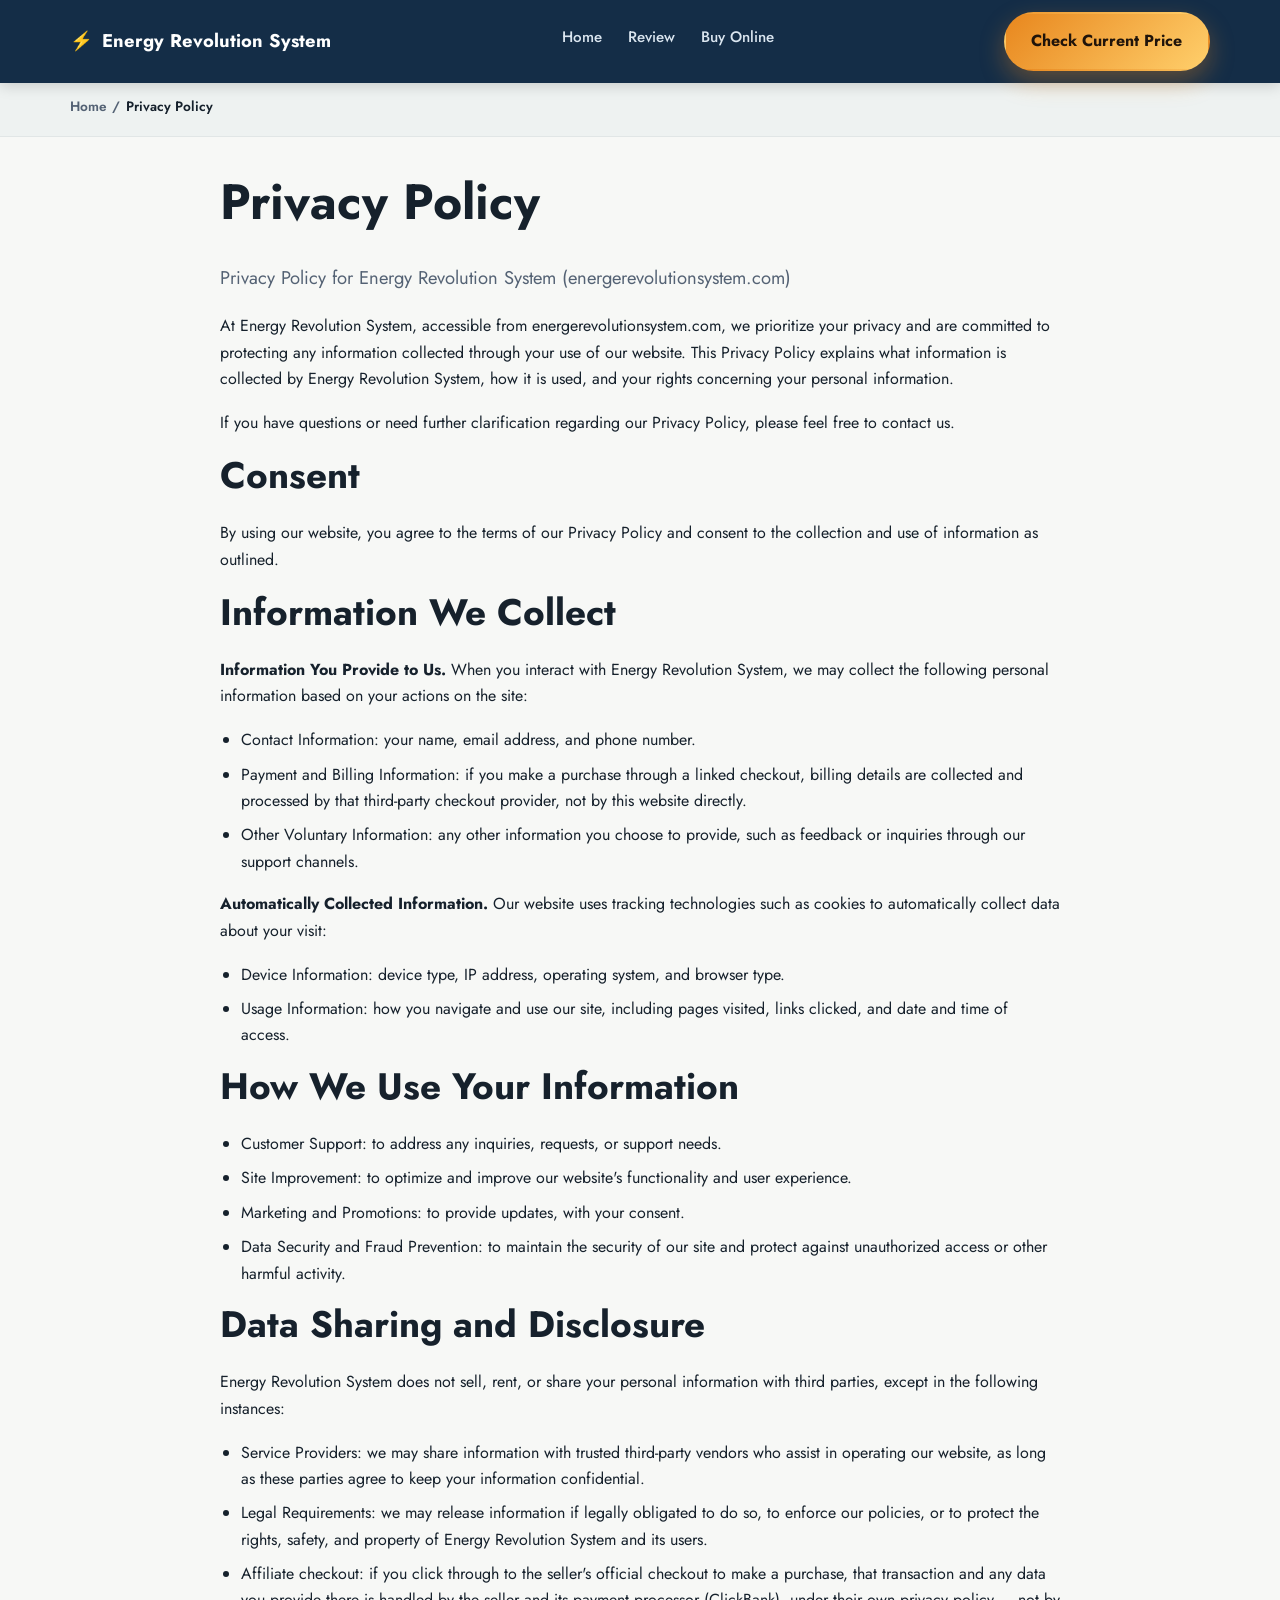
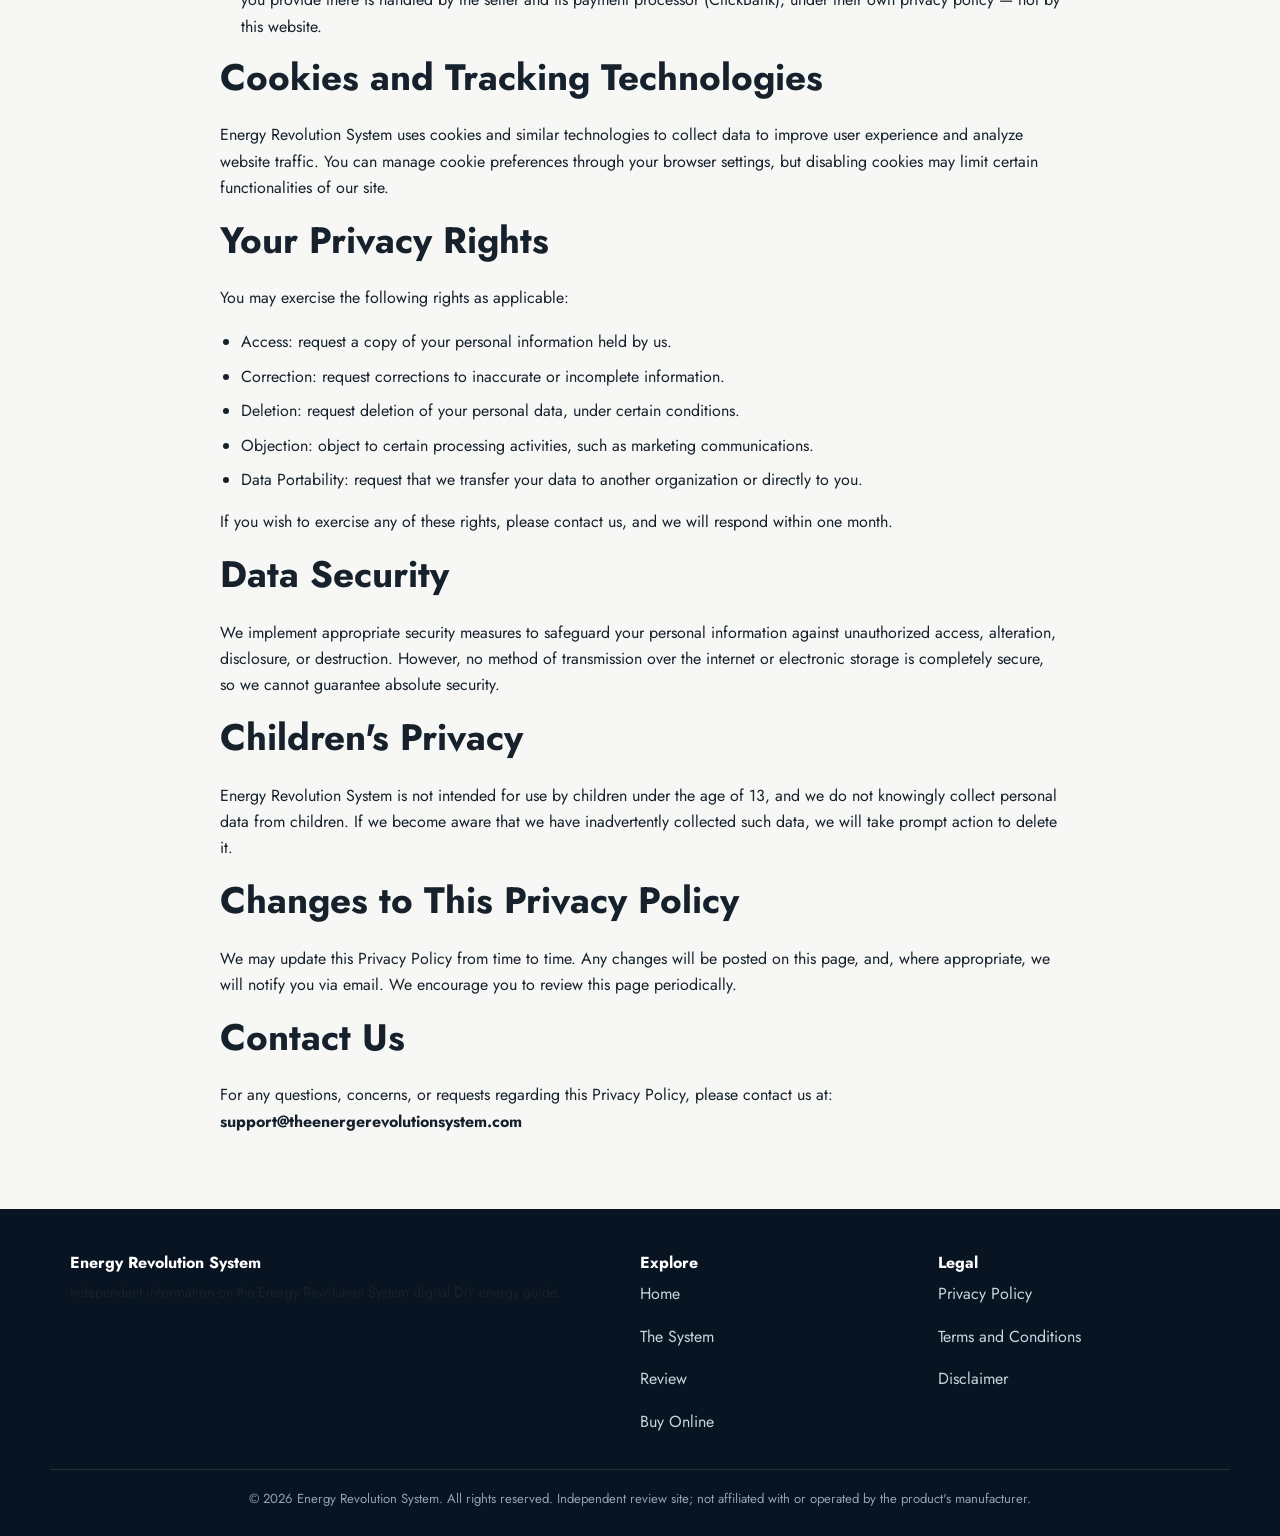
<file: PrivacyPolicy.html>
<!DOCTYPE html>
<html lang="en-US">
<head>
<meta charset="UTF-8">
<meta name="viewport" content="width=device-width, initial-scale=1">
<title>Privacy Policy | Energy Revolution System</title>
<meta name="description" content="Privacy Policy for the Energy Revolution System informational website: what data we collect, how it's used, and your privacy rights.">
<meta name="robots" content="index,follow">
<link rel="canonical" href="https://energerevolutionsystem.com/PrivacyPolicy.html">
<meta property="og:type" content="article">
<meta property="og:site_name" content="Energy Revolution System">
<meta property="og:title" content="Privacy Policy | Energy Revolution System">
<meta property="og:description" content="Privacy Policy for the Energy Revolution System informational website: what data we collect, how it's used, and your privacy rights.">
<meta property="og:url" content="https://energerevolutionsystem.com/PrivacyPolicy.html">
<meta property="og:image" content="https://energerevolutionsystem.com/assets/images/ers-cover-bundle-1.webp">
<meta property="og:image:alt" content="Energy Revolution System logo">
<meta name="twitter:card" content="summary">
<meta name="twitter:title" content="Privacy Policy | Energy Revolution System">
<meta name="twitter:description" content="What data we collect, how it's used, and your privacy rights.">
<meta name="twitter:image" content="https://energerevolutionsystem.com/assets/images/ers-cover-bundle-1.webp">
<link rel="icon" href="assets/images/ers-cover-bundle-1.webp">
<link rel="preload" href="https://fonts.googleapis.com/css?family=Jost:400,500,600,700,800&display=swap" as="style" onload="this.onload=null;this.rel='stylesheet'">
<noscript><link rel="stylesheet" href="https://fonts.googleapis.com/css?family=Jost:400,500,600,700,800&display=swap"></noscript>
<link rel="stylesheet" href="assets/theme/css/site.css">
</head>
<body>
<a class="skip-link" href="#main">Skip to content</a>
<header class="site-header">
  <div class="container nav-wrap">
    <a class="brand" href="index.html"><span class="mark">⚡</span> Energy Revolution System</a>
    <nav aria-label="Primary">
      <ul class="nav-links">
        <li><a href="index.html">Home</a></li>
        <li><a href="energerevolutionsystemreview.html">Review</a></li>
        <li><a href="energerevolutionsystembuyonline.html">Buy Online</a></li>
      </ul>
    </nav>
    <a class="btn btn-cta nav-cta" href="https://5dfe84-lojepfsdaodrkek5uc3.hop.clickbank.net" rel="sponsored noopener" target="_blank">Check Current Price</a>
    <button class="nav-toggle" aria-expanded="false" aria-controls="mobilePanel">☰ Menu</button>
  </div>
  <div class="mobile-panel" id="mobilePanel">
    <a href="index.html">Home</a>
    <a href="energerevolutionsystemreview.html">Review</a>
    <a href="energerevolutionsystembuyonline.html">Buy Online</a>
  </div>
</header>

<nav class="breadcrumbs" aria-label="Breadcrumb">
  <div class="container"><ol><li><a href="index.html">Home</a></li><li aria-current="page">Privacy Policy</li></ol></div>
</nav>

<main id="main">
<section class="tight">
  <div class="container-narrow">
    <h1>Privacy Policy</h1>
    <p class="lead">Privacy Policy for Energy Revolution System (energerevolutionsystem.com)</p>

    <p>At Energy Revolution System, accessible from energerevolutionsystem.com, we prioritize your privacy and are committed to protecting any information collected through your use of our website. This Privacy Policy explains what information is collected by Energy Revolution System, how it is used, and your rights concerning your personal information.</p>
    <p>If you have questions or need further clarification regarding our Privacy Policy, please feel free to contact us.</p>

    <h2>Consent</h2>
    <p>By using our website, you agree to the terms of our Privacy Policy and consent to the collection and use of information as outlined.</p>

    <h2>Information We Collect</h2>
    <p><strong>Information You Provide to Us.</strong> When you interact with Energy Revolution System, we may collect the following personal information based on your actions on the site:</p>
    <ul>
      <li>Contact Information: your name, email address, and phone number.</li>
      <li>Payment and Billing Information: if you make a purchase through a linked checkout, billing details are collected and processed by that third-party checkout provider, not by this website directly.</li>
      <li>Other Voluntary Information: any other information you choose to provide, such as feedback or inquiries through our support channels.</li>
    </ul>
    <p><strong>Automatically Collected Information.</strong> Our website uses tracking technologies such as cookies to automatically collect data about your visit:</p>
    <ul>
      <li>Device Information: device type, IP address, operating system, and browser type.</li>
      <li>Usage Information: how you navigate and use our site, including pages visited, links clicked, and date and time of access.</li>
    </ul>

    <h2>How We Use Your Information</h2>
    <ul>
      <li>Customer Support: to address any inquiries, requests, or support needs.</li>
      <li>Site Improvement: to optimize and improve our website's functionality and user experience.</li>
      <li>Marketing and Promotions: to provide updates, with your consent.</li>
      <li>Data Security and Fraud Prevention: to maintain the security of our site and protect against unauthorized access or other harmful activity.</li>
    </ul>

    <h2>Data Sharing and Disclosure</h2>
    <p>Energy Revolution System does not sell, rent, or share your personal information with third parties, except in the following instances:</p>
    <ul>
      <li>Service Providers: we may share information with trusted third-party vendors who assist in operating our website, as long as these parties agree to keep your information confidential.</li>
      <li>Legal Requirements: we may release information if legally obligated to do so, to enforce our policies, or to protect the rights, safety, and property of Energy Revolution System and its users.</li>
      <li>Affiliate checkout: if you click through to the seller's official checkout to make a purchase, that transaction and any data you provide there is handled by the seller and its payment processor (ClickBank), under their own privacy policy — not by this website.</li>
    </ul>

    <h2>Cookies and Tracking Technologies</h2>
    <p>Energy Revolution System uses cookies and similar technologies to collect data to improve user experience and analyze website traffic. You can manage cookie preferences through your browser settings, but disabling cookies may limit certain functionalities of our site.</p>

    <h2>Your Privacy Rights</h2>
    <p>You may exercise the following rights as applicable:</p>
    <ul>
      <li>Access: request a copy of your personal information held by us.</li>
      <li>Correction: request corrections to inaccurate or incomplete information.</li>
      <li>Deletion: request deletion of your personal data, under certain conditions.</li>
      <li>Objection: object to certain processing activities, such as marketing communications.</li>
      <li>Data Portability: request that we transfer your data to another organization or directly to you.</li>
    </ul>
    <p>If you wish to exercise any of these rights, please contact us, and we will respond within one month.</p>

    <h2>Data Security</h2>
    <p>We implement appropriate security measures to safeguard your personal information against unauthorized access, alteration, disclosure, or destruction. However, no method of transmission over the internet or electronic storage is completely secure, so we cannot guarantee absolute security.</p>

    <h2>Children's Privacy</h2>
    <p>Energy Revolution System is not intended for use by children under the age of 13, and we do not knowingly collect personal data from children. If we become aware that we have inadvertently collected such data, we will take prompt action to delete it.</p>

    <h2>Changes to This Privacy Policy</h2>
    <p>We may update this Privacy Policy from time to time. Any changes will be posted on this page, and, where appropriate, we will notify you via email. We encourage you to review this page periodically.</p>

    <h2>Contact Us</h2>
    <p>For any questions, concerns, or requests regarding this Privacy Policy, please contact us at: <strong>support@theenergerevolutionsystem.com</strong></p>
  </div>
</section>
</main>

<footer class="site-footer">
  <div class="container foot-cols">
    <div><h4>Energy Revolution System</h4><p class="small">Independent information on the Energy Revolution System digital DIY energy guide.</p></div>
    <div><h4>Explore</h4><ul class="foot-links">
      <li><a href="index.html">Home</a></li>
      <li><a href="energerevolutionsystem.html">The System</a></li>
      <li><a href="energerevolutionsystemreview.html">Review</a></li>
      <li><a href="energerevolutionsystembuyonline.html">Buy Online</a></li>
    </ul></div>
    <div><h4>Legal</h4><ul class="foot-links">
      <li><a href="PrivacyPolicy.html">Privacy Policy</a></li>
      <li><a href="TermsAndConditions.html">Terms and Conditions</a></li>
      <li><a href="Disclaimer.html">Disclaimer</a></li>
    </ul></div>
  </div>
  <div class="container foot-bottom">© 2026 Energy Revolution System. All rights reserved. Independent review site; not affiliated with or operated by the product's manufacturer.</div>
</footer>
<script src="assets/theme/js/site.js"></script>
</body>
</html>
</file>
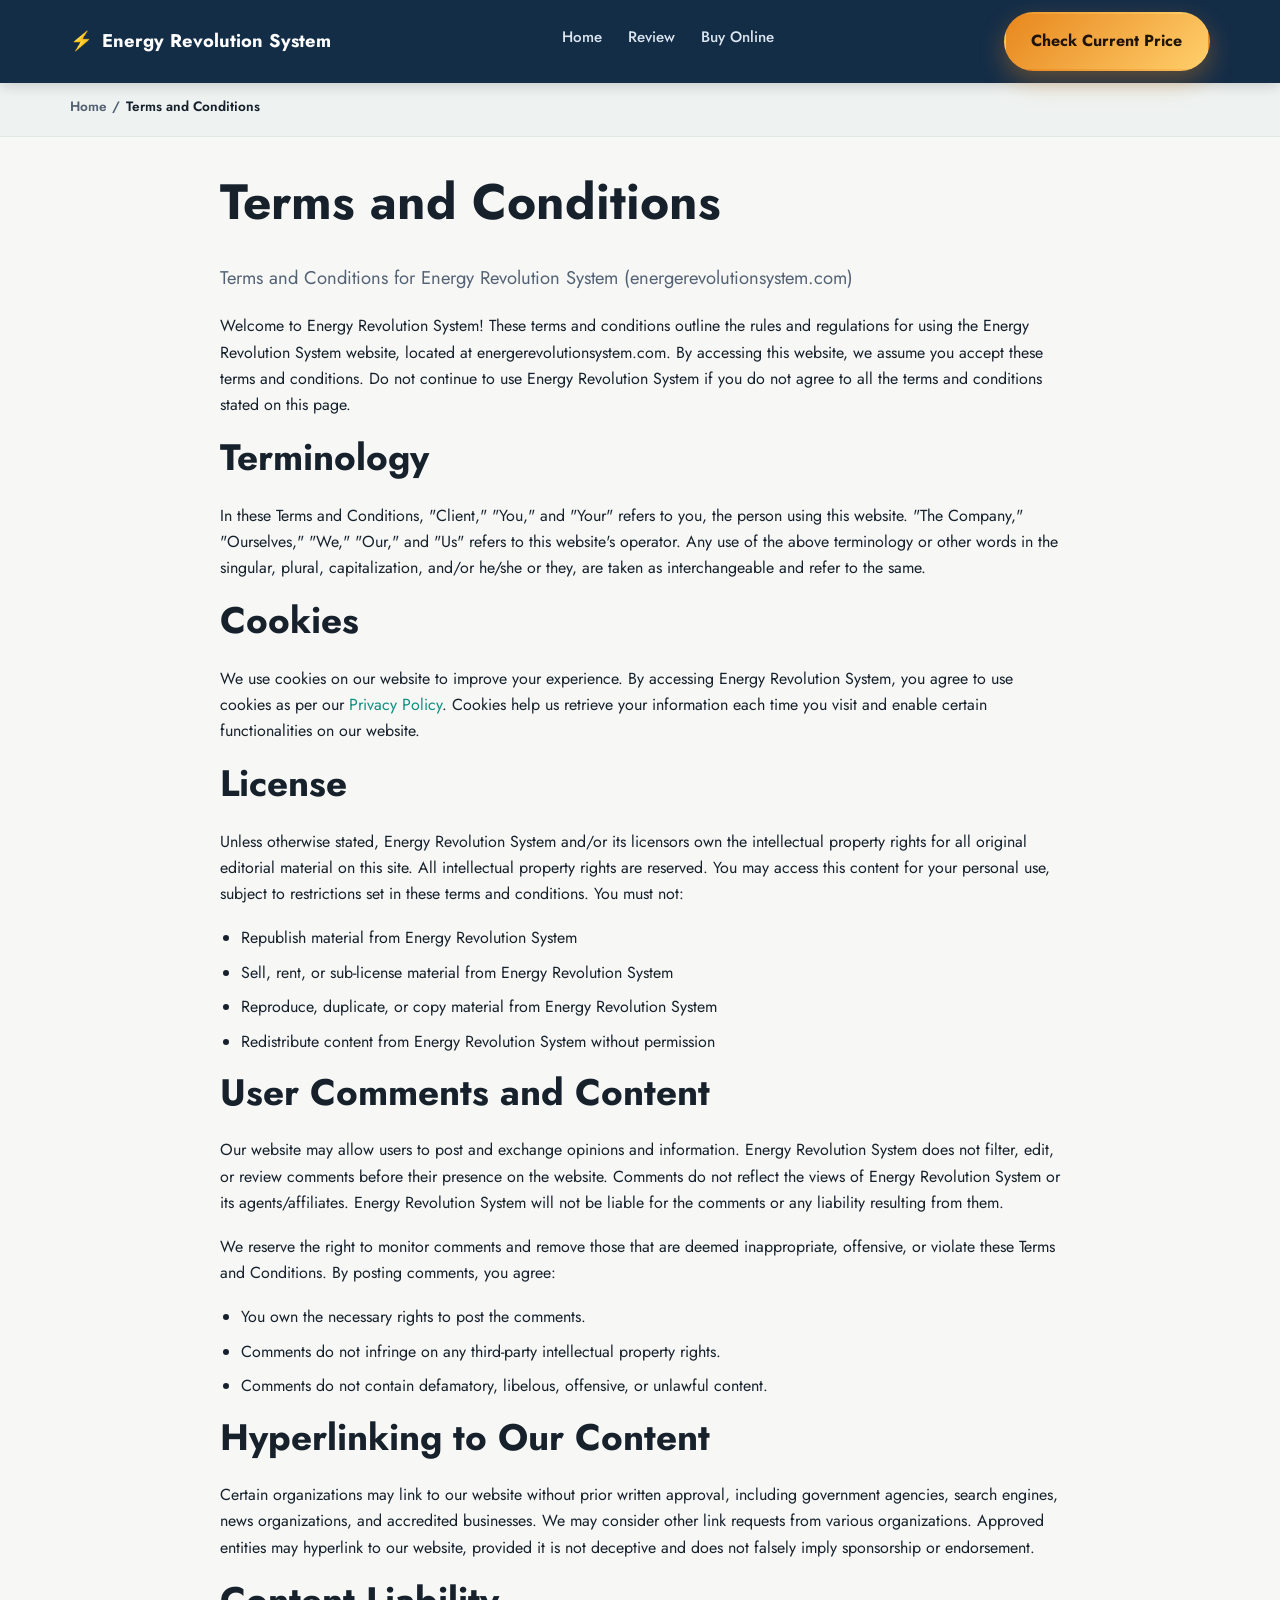
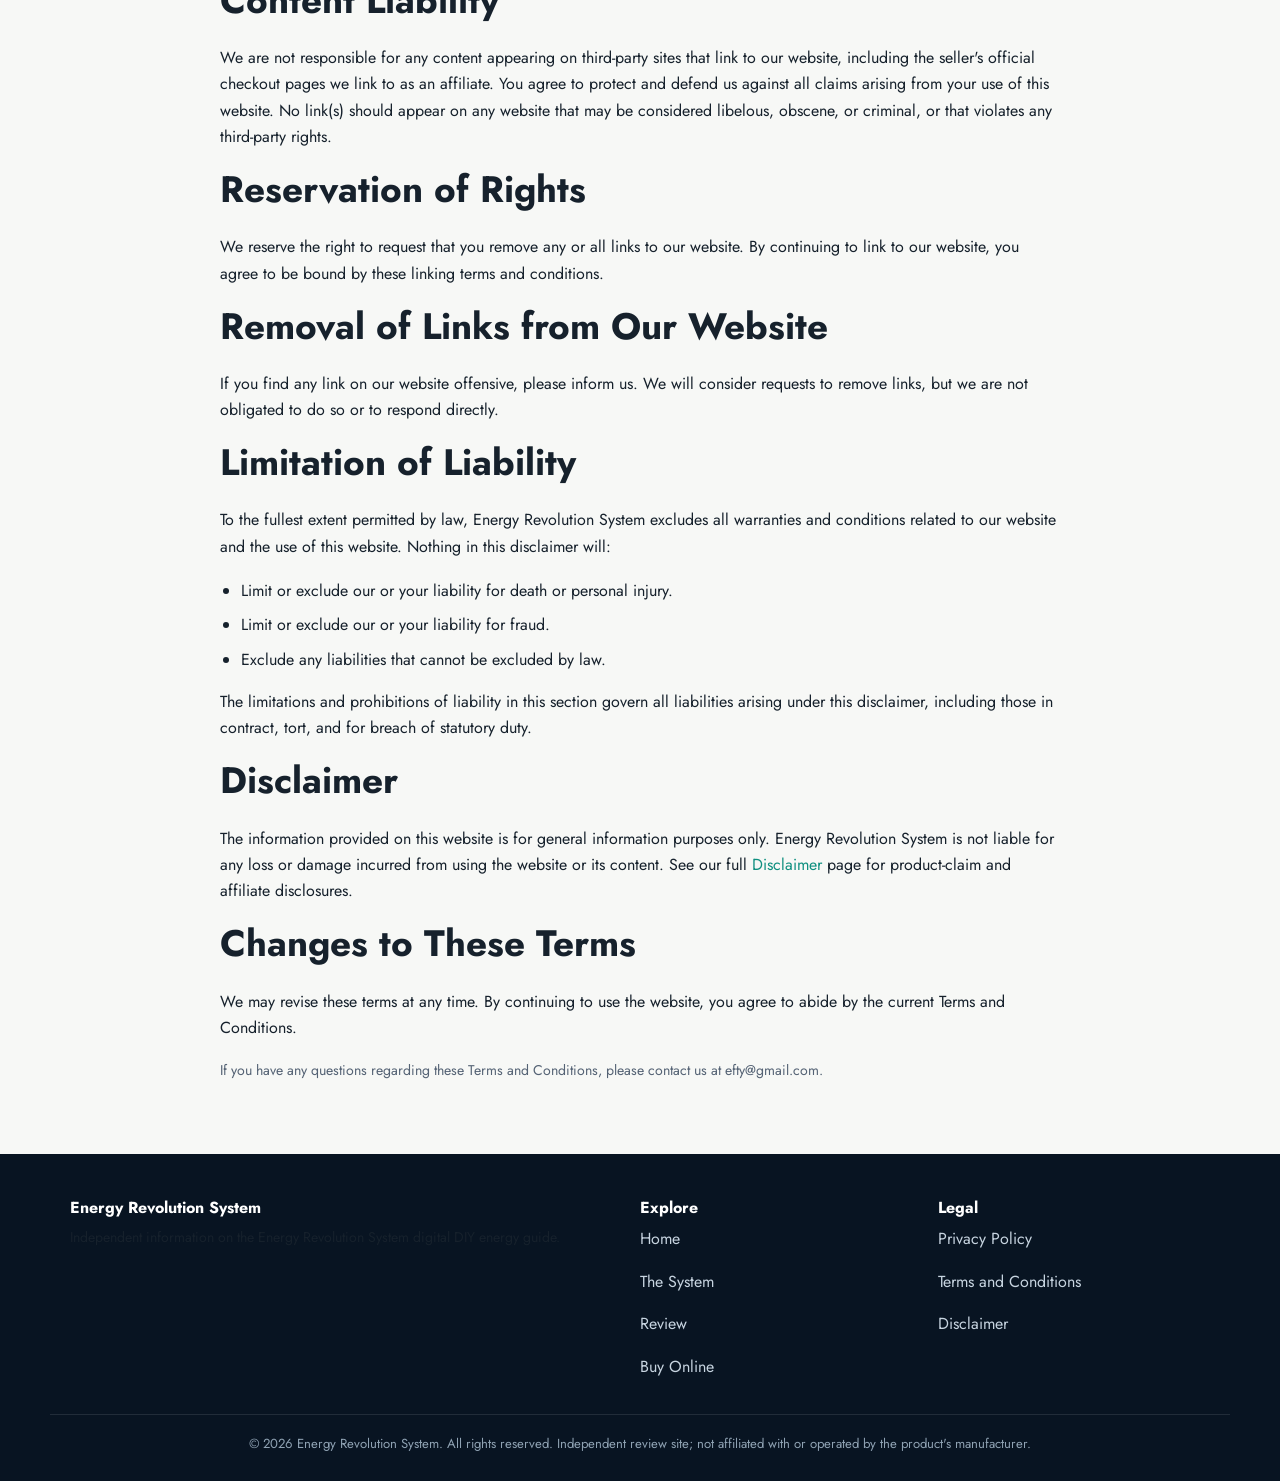
<file: TermsAndConditions.html>
<!DOCTYPE html>
<html lang="en-US">
<head>
<meta charset="UTF-8">
<meta name="viewport" content="width=device-width, initial-scale=1">
<title>Terms and Conditions | Energy Revolution System</title>
<meta name="description" content="Terms and Conditions for using the Energy Revolution System informational website, including license, liability and content rules.">
<meta name="robots" content="index,follow">
<link rel="canonical" href="https://energerevolutionsystem.com/TermsAndConditions.html">
<meta property="og:type" content="article">
<meta property="og:site_name" content="Energy Revolution System">
<meta property="og:title" content="Terms and Conditions | Energy Revolution System">
<meta property="og:description" content="Terms and Conditions for using the Energy Revolution System informational website, including license, liability and content rules.">
<meta property="og:url" content="https://energerevolutionsystem.com/TermsAndConditions.html">
<meta property="og:image" content="https://energerevolutionsystem.com/assets/images/ers-cover-bundle-1.webp">
<meta property="og:image:alt" content="Energy Revolution System logo">
<meta name="twitter:card" content="summary">
<meta name="twitter:title" content="Terms and Conditions | Energy Revolution System">
<meta name="twitter:description" content="License, liability and content rules for this informational website.">
<meta name="twitter:image" content="https://energerevolutionsystem.com/assets/images/ers-cover-bundle-1.webp">
<link rel="icon" href="assets/images/ers-cover-bundle-1.webp">
<link rel="preload" href="https://fonts.googleapis.com/css?family=Jost:400,500,600,700,800&display=swap" as="style" onload="this.onload=null;this.rel='stylesheet'">
<noscript><link rel="stylesheet" href="https://fonts.googleapis.com/css?family=Jost:400,500,600,700,800&display=swap"></noscript>
<link rel="stylesheet" href="assets/theme/css/site.css">
</head>
<body>
<a class="skip-link" href="#main">Skip to content</a>
<header class="site-header">
  <div class="container nav-wrap">
    <a class="brand" href="index.html"><span class="mark">⚡</span> Energy Revolution System</a>
    <nav aria-label="Primary">
      <ul class="nav-links">
        <li><a href="index.html">Home</a></li>
        <li><a href="energerevolutionsystemreview.html">Review</a></li>
        <li><a href="energerevolutionsystembuyonline.html">Buy Online</a></li>
      </ul>
    </nav>
    <a class="btn btn-cta nav-cta" href="https://5dfe84-lojepfsdaodrkek5uc3.hop.clickbank.net" rel="sponsored noopener" target="_blank">Check Current Price</a>
    <button class="nav-toggle" aria-expanded="false" aria-controls="mobilePanel">☰ Menu</button>
  </div>
  <div class="mobile-panel" id="mobilePanel">
    <a href="index.html">Home</a>
    <a href="energerevolutionsystemreview.html">Review</a>
    <a href="energerevolutionsystembuyonline.html">Buy Online</a>
  </div>
</header>

<nav class="breadcrumbs" aria-label="Breadcrumb">
  <div class="container"><ol><li><a href="index.html">Home</a></li><li aria-current="page">Terms and Conditions</li></ol></div>
</nav>

<main id="main">
<section class="tight">
  <div class="container-narrow">
    <h1>Terms and Conditions</h1>
    <p class="lead">Terms and Conditions for Energy Revolution System (energerevolutionsystem.com)</p>

    <p>Welcome to Energy Revolution System! These terms and conditions outline the rules and regulations for using the Energy Revolution System website, located at energerevolutionsystem.com. By accessing this website, we assume you accept these terms and conditions. Do not continue to use Energy Revolution System if you do not agree to all the terms and conditions stated on this page.</p>

    <h2>Terminology</h2>
    <p>In these Terms and Conditions, "Client," "You," and "Your" refers to you, the person using this website. "The Company," "Ourselves," "We," "Our," and "Us" refers to this website's operator. Any use of the above terminology or other words in the singular, plural, capitalization, and/or he/she or they, are taken as interchangeable and refer to the same.</p>

    <h2>Cookies</h2>
    <p>We use cookies on our website to improve your experience. By accessing Energy Revolution System, you agree to use cookies as per our <a href="PrivacyPolicy.html">Privacy Policy</a>. Cookies help us retrieve your information each time you visit and enable certain functionalities on our website.</p>

    <h2>License</h2>
    <p>Unless otherwise stated, Energy Revolution System and/or its licensors own the intellectual property rights for all original editorial material on this site. All intellectual property rights are reserved. You may access this content for your personal use, subject to restrictions set in these terms and conditions. You must not:</p>
    <ul>
      <li>Republish material from Energy Revolution System</li>
      <li>Sell, rent, or sub-license material from Energy Revolution System</li>
      <li>Reproduce, duplicate, or copy material from Energy Revolution System</li>
      <li>Redistribute content from Energy Revolution System without permission</li>
    </ul>

    <h2>User Comments and Content</h2>
    <p>Our website may allow users to post and exchange opinions and information. Energy Revolution System does not filter, edit, or review comments before their presence on the website. Comments do not reflect the views of Energy Revolution System or its agents/affiliates. Energy Revolution System will not be liable for the comments or any liability resulting from them.</p>
    <p>We reserve the right to monitor comments and remove those that are deemed inappropriate, offensive, or violate these Terms and Conditions. By posting comments, you agree:</p>
    <ul>
      <li>You own the necessary rights to post the comments.</li>
      <li>Comments do not infringe on any third-party intellectual property rights.</li>
      <li>Comments do not contain defamatory, libelous, offensive, or unlawful content.</li>
    </ul>

    <h2>Hyperlinking to Our Content</h2>
    <p>Certain organizations may link to our website without prior written approval, including government agencies, search engines, news organizations, and accredited businesses. We may consider other link requests from various organizations. Approved entities may hyperlink to our website, provided it is not deceptive and does not falsely imply sponsorship or endorsement.</p>

    <h2>Content Liability</h2>
    <p>We are not responsible for any content appearing on third-party sites that link to our website, including the seller's official checkout pages we link to as an affiliate. You agree to protect and defend us against all claims arising from your use of this website. No link(s) should appear on any website that may be considered libelous, obscene, or criminal, or that violates any third-party rights.</p>

    <h2>Reservation of Rights</h2>
    <p>We reserve the right to request that you remove any or all links to our website. By continuing to link to our website, you agree to be bound by these linking terms and conditions.</p>

    <h2>Removal of Links from Our Website</h2>
    <p>If you find any link on our website offensive, please inform us. We will consider requests to remove links, but we are not obligated to do so or to respond directly.</p>

    <h2>Limitation of Liability</h2>
    <p>To the fullest extent permitted by law, Energy Revolution System excludes all warranties and conditions related to our website and the use of this website. Nothing in this disclaimer will:</p>
    <ul>
      <li>Limit or exclude our or your liability for death or personal injury.</li>
      <li>Limit or exclude our or your liability for fraud.</li>
      <li>Exclude any liabilities that cannot be excluded by law.</li>
    </ul>
    <p>The limitations and prohibitions of liability in this section govern all liabilities arising under this disclaimer, including those in contract, tort, and for breach of statutory duty.</p>

    <h2>Disclaimer</h2>
    <p>The information provided on this website is for general information purposes only. Energy Revolution System is not liable for any loss or damage incurred from using the website or its content. See our full <a href="Disclaimer.html">Disclaimer</a> page for product-claim and affiliate disclosures.</p>

    <h2>Changes to These Terms</h2>
    <p>We may revise these terms at any time. By continuing to use the website, you agree to abide by the current Terms and Conditions.</p>

    <p class="small muted">If you have any questions regarding these Terms and Conditions, please contact us at efty@gmail.com.</p>
  </div>
</section>
</main>

<footer class="site-footer">
  <div class="container foot-cols">
    <div><h4>Energy Revolution System</h4><p class="small">Independent information on the Energy Revolution System digital DIY energy guide.</p></div>
    <div><h4>Explore</h4><ul class="foot-links">
      <li><a href="index.html">Home</a></li>
      <li><a href="energerevolutionsystem.html">The System</a></li>
      <li><a href="energerevolutionsystemreview.html">Review</a></li>
      <li><a href="energerevolutionsystembuyonline.html">Buy Online</a></li>
    </ul></div>
    <div><h4>Legal</h4><ul class="foot-links">
      <li><a href="PrivacyPolicy.html">Privacy Policy</a></li>
      <li><a href="TermsAndConditions.html">Terms and Conditions</a></li>
      <li><a href="Disclaimer.html">Disclaimer</a></li>
    </ul></div>
  </div>
  <div class="container foot-bottom">© 2026 Energy Revolution System. All rights reserved. Independent review site; not affiliated with or operated by the product's manufacturer.</div>
</footer>
<script src="assets/theme/js/site.js"></script>
</body>
</html>
</file>
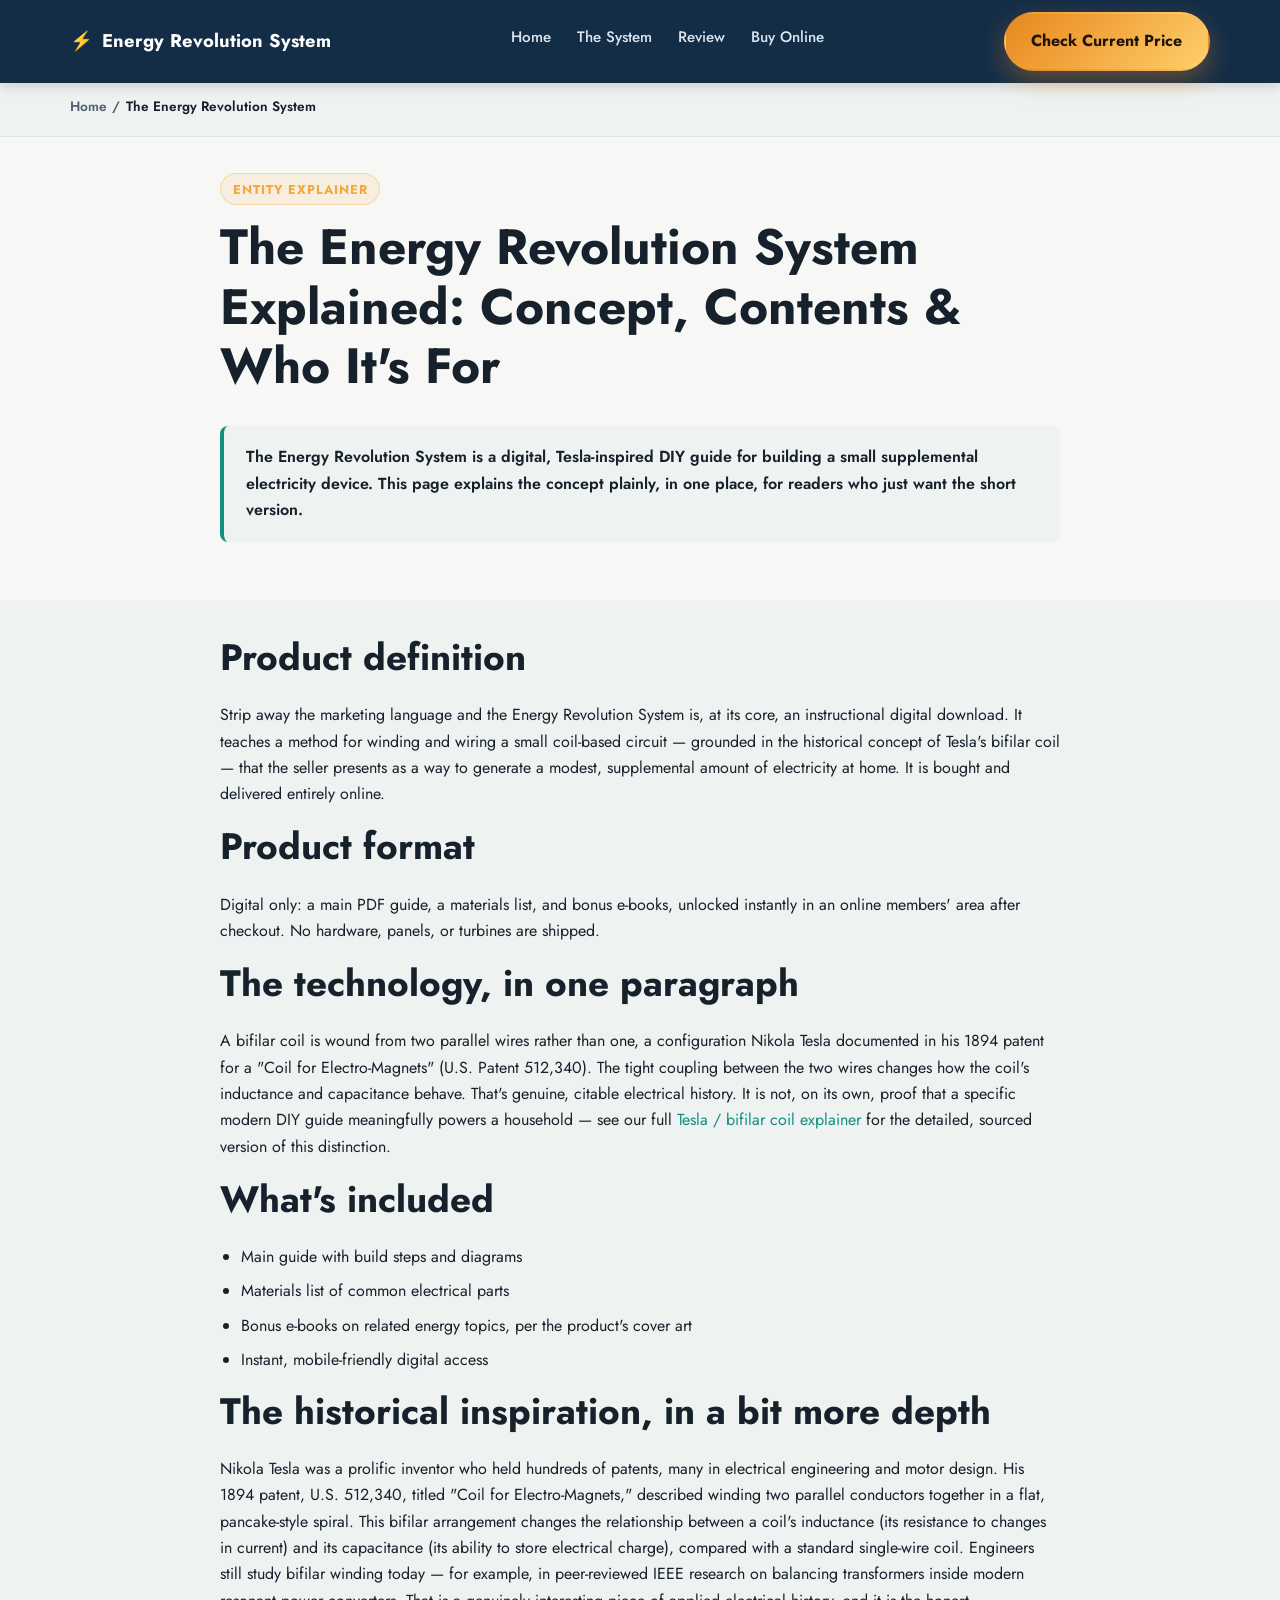
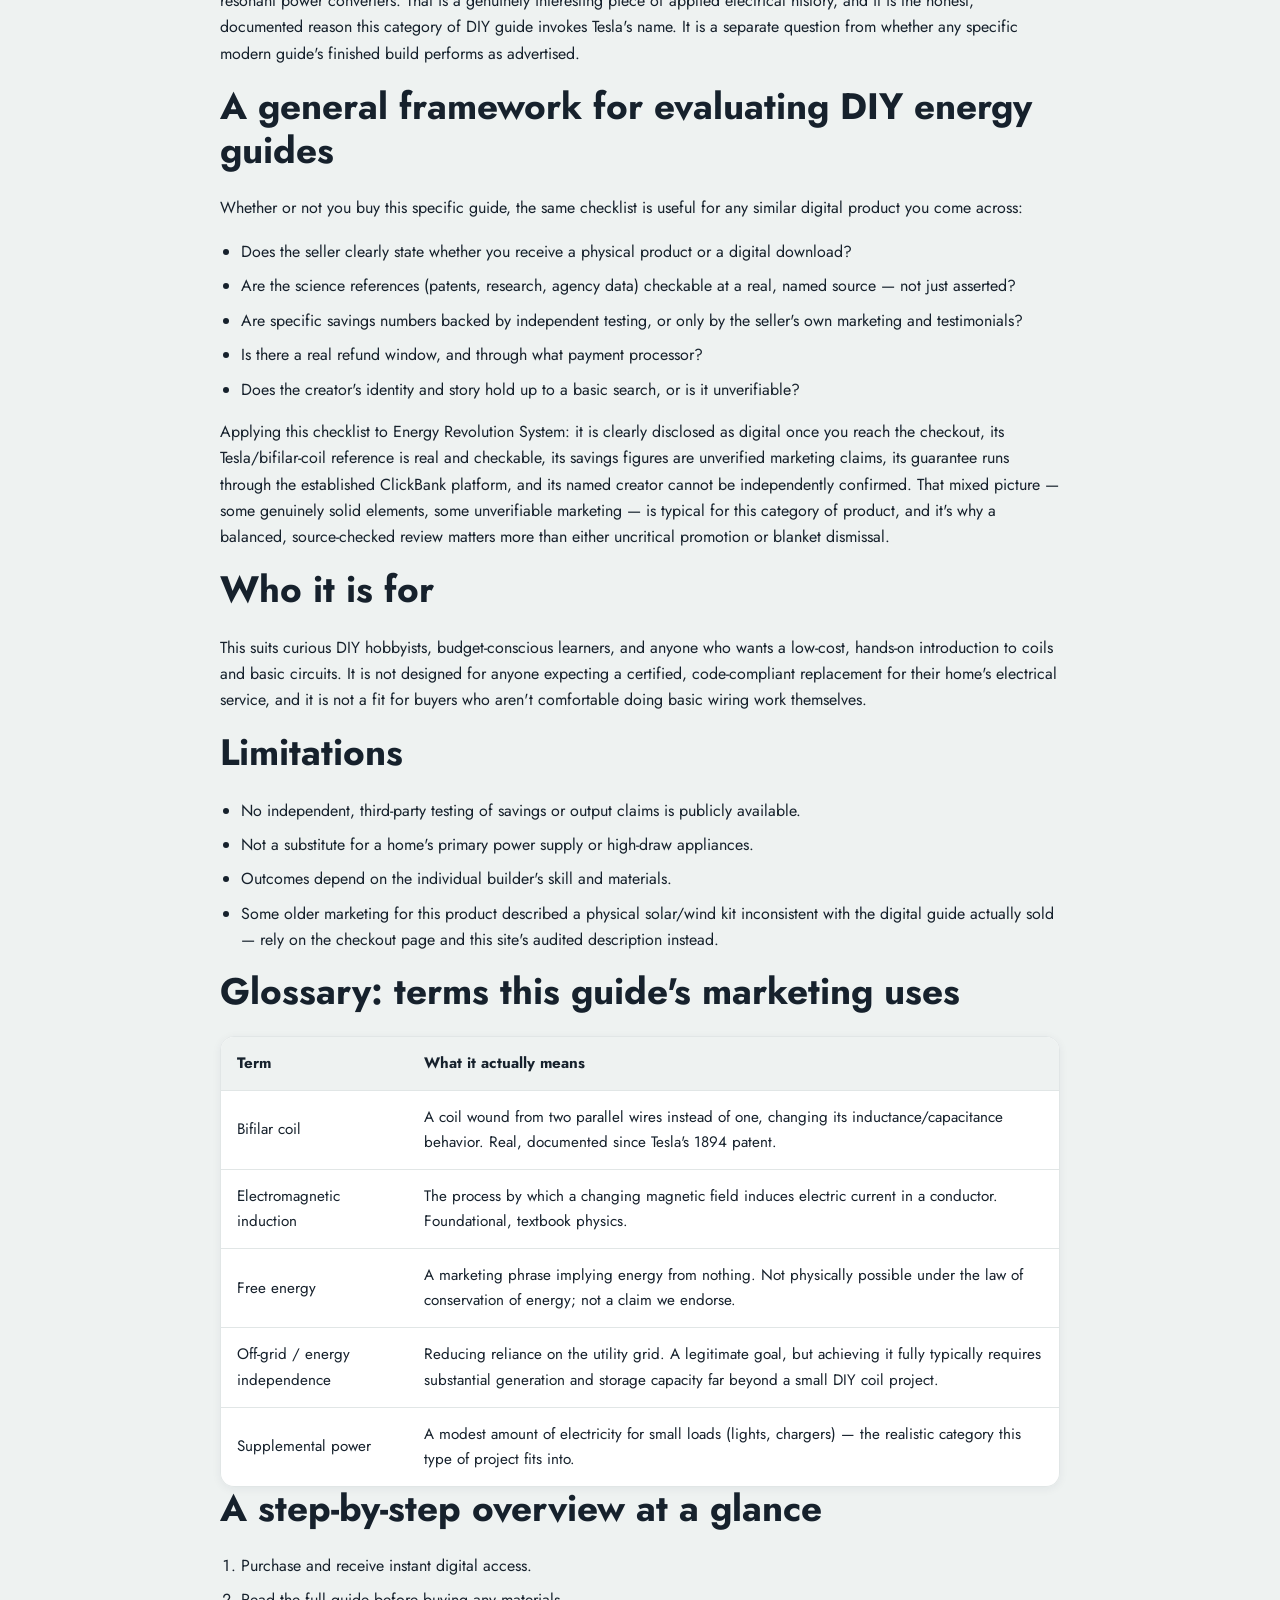
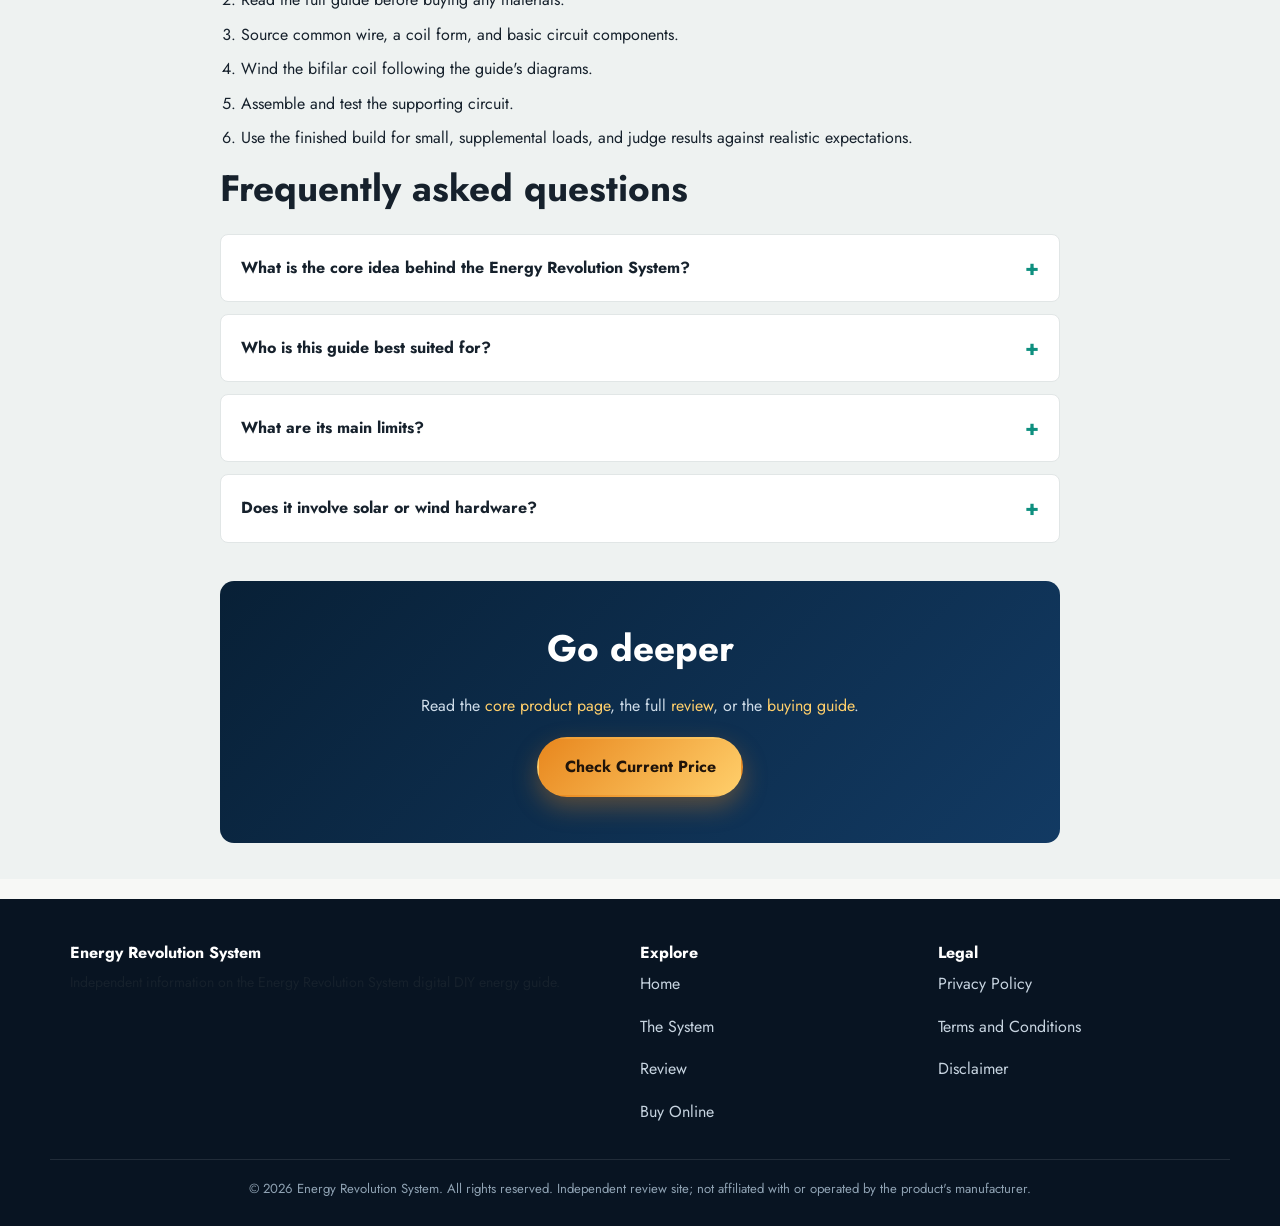
<file: theenergyrevolutionsystem.html>
<!DOCTYPE html>
<html lang="en-US">
<head>
<meta charset="UTF-8">
<meta name="viewport" content="width=device-width, initial-scale=1">
<title>The Energy Revolution System Explained: Concept, Contents &amp; Who It's For</title>
<meta name="description" content="A plain-language explainer of the Energy Revolution System: its core concept, what's inside the guide, who it suits, its limits, and common questions.">
<meta name="robots" content="index,follow">
<link rel="canonical" href="https://energerevolutionsystem.com/energerevolutionsystem.html">
<meta property="og:type" content="article">
<meta property="og:site_name" content="Energy Revolution System">
<meta property="og:title" content="The Energy Revolution System Explained: Concept, Contents & Who It's For">
<meta property="og:description" content="Core concept, what's inside the guide, who it suits, its limits, and common questions.">
<meta property="og:url" content="https://energerevolutionsystem.com/energerevolutionsystem.html">
<meta property="og:image" content="https://energerevolutionsystem.com/assets/images/ers-cover-bundle-1.webp">
<meta property="og:image:alt" content="Energy Revolution System digital guide cover art">
<meta name="twitter:card" content="summary_large_image">
<meta name="twitter:title" content="The Energy Revolution System Explained: Concept, Contents & Who It's For">
<meta name="twitter:description" content="Core concept, what's inside the guide, who it suits, its limits, and common questions.">
<meta name="twitter:image" content="https://energerevolutionsystem.com/assets/images/ers-cover-bundle-1.webp">
<link rel="icon" href="assets/images/ers-cover-bundle-1.webp">
<link rel="preload" href="https://fonts.googleapis.com/css?family=Jost:400,500,600,700,800&display=swap" as="style" onload="this.onload=null;this.rel='stylesheet'">
<noscript><link rel="stylesheet" href="https://fonts.googleapis.com/css?family=Jost:400,500,600,700,800&display=swap"></noscript>
<link rel="stylesheet" href="assets/theme/css/site.css">
<script type="application/ld+json">
{
  "@context": "https://schema.org",
  "@graph": [
    {"@type":"WebPage","@id":"https://energerevolutionsystem.com/energerevolutionsystem.html#webpage","url":"https://energerevolutionsystem.com/energerevolutionsystem.html","name":"The Energy Revolution System Explained: Concept, Contents & Who It's For"},
    {"@type":"BreadcrumbList","itemListElement":[
      {"@type":"ListItem","position":1,"name":"Home","item":"https://energerevolutionsystem.com/"},
      {"@type":"ListItem","position":2,"name":"The Energy Revolution System","item":"https://energerevolutionsystem.com/energerevolutionsystem.html"}
    ]},
    {"@type":"FAQPage","mainEntity":[
      {"@type":"Question","name":"What is the core idea behind the Energy Revolution System?","acceptedAnswer":{"@type":"Answer","text":"A digital guide teaching a home-built, coil-based supplemental electricity project inspired by Tesla's documented bifilar coil work."}},
      {"@type":"Question","name":"Who is this guide best suited for?","acceptedAnswer":{"@type":"Answer","text":"Budget-conscious DIY hobbyists and curious beginners interested in a low-cost electronics project, not households seeking a certified whole-home power replacement."}},
      {"@type":"Question","name":"What are its main limits?","acceptedAnswer":{"@type":"Answer","text":"No independent testing of its savings claims exists, it is not designed to replace primary household power, and results depend on the individual builder's skill."}},
      {"@type":"Question","name":"Does it involve solar or wind hardware?","acceptedAnswer":{"@type":"Answer","text":"No. The core build concept is a coil-based circuit, not solar panels or wind turbines, despite some older marketing suggesting otherwise."}}
    ]}
  ]
}
</script>
</head>
<body>
<a class="skip-link" href="#main">Skip to content</a>
<header class="site-header">
  <div class="container nav-wrap">
    <a class="brand" href="index.html"><span class="mark">⚡</span> Energy Revolution System</a>
    <nav aria-label="Primary">
      <ul class="nav-links">
        <li><a href="index.html">Home</a></li>
        <li><a href="energyrevolutionsystem.html">The System</a></li>
        <li><a href="energyrevolutionsystemreview.html">Review</a></li>
        <li><a href="energyrevolutionsystembuyonline.html">Buy Online</a></li>
      </ul>
    </nav>
    <a class="btn btn-cta nav-cta" href="https://070018sgbk9qem152bnhbwco4x.hop.clickbank.net" rel="sponsored noopener" target="_blank">Check Current Price</a>
    <button class="nav-toggle" aria-expanded="false" aria-controls="mobilePanel">☰ Menu</button>
  </div>
  <div class="mobile-panel" id="mobilePanel">
    <a href="index.html">Home</a>
    <a href="energyrevolutionsystem.html">The System</a>
    <a href="energyrevolutionsystemreview.html">Review</a>
    <a href="energyrevolutionsystembuyonline.html">Buy Online</a>
    <a class="btn btn-cta" href="https://070018sgbk9qem152bnhbwco4x.hop.clickbank.net" rel="sponsored noopener" target="_blank">Check Current Price</a>
  </div>
</header>

<nav class="breadcrumbs" aria-label="Breadcrumb">
  <div class="container"><ol>
    <li><a href="index.html">Home</a></li>
    <li aria-current="page">The Energy Revolution System</li>
  </ol></div>
</nav>

<main id="main">
<section class="tight">
  <div class="container-narrow">
    <span class="eyebrow">Entity Explainer</span>
    <h1>The Energy Revolution System Explained: Concept, Contents &amp; Who It's For</h1>
    <div class="answer-box"><p>The Energy Revolution System is a digital, Tesla-inspired DIY guide for building a small supplemental electricity device. This page explains the concept plainly, in one place, for readers who just want the short version.</p></div>
  </div>
</section>

<section class="tight surface-2">
  <div class="container-narrow">
    <h2>Product definition</h2>
    <p>Strip away the marketing language and the Energy Revolution System is, at its core, an instructional digital download. It teaches a method for winding and wiring a small coil-based circuit — grounded in the historical concept of Tesla's bifilar coil — that the seller presents as a way to generate a modest, supplemental amount of electricity at home. It is bought and delivered entirely online.</p>

    <h2>Product format</h2>
    <p>Digital only: a main PDF guide, a materials list, and bonus e-books, unlocked instantly in an online members' area after checkout. No hardware, panels, or turbines are shipped.</p>

    <h2>The technology, in one paragraph</h2>
    <p>A bifilar coil is wound from two parallel wires rather than one, a configuration Nikola Tesla documented in his 1894 patent for a "Coil for Electro-Magnets" (U.S. Patent 512,340). The tight coupling between the two wires changes how the coil's inductance and capacitance behave. That's genuine, citable electrical history. It is not, on its own, proof that a specific modern DIY guide meaningfully powers a household — see our full <a href="index.html#tesla">Tesla / bifilar coil explainer</a> for the detailed, sourced version of this distinction.</p>

    <h2>What's included</h2>
    <ul>
      <li>Main guide with build steps and diagrams</li>
      <li>Materials list of common electrical parts</li>
      <li>Bonus e-books on related energy topics, per the product's cover art</li>
      <li>Instant, mobile-friendly digital access</li>
    </ul>

    <h2>The historical inspiration, in a bit more depth</h2>
    <p>Nikola Tesla was a prolific inventor who held hundreds of patents, many in electrical engineering and motor design. His 1894 patent, U.S. 512,340, titled "Coil for Electro-Magnets," described winding two parallel conductors together in a flat, pancake-style spiral. This bifilar arrangement changes the relationship between a coil's inductance (its resistance to changes in current) and its capacitance (its ability to store electrical charge), compared with a standard single-wire coil. Engineers still study bifilar winding today — for example, in peer-reviewed IEEE research on balancing transformers inside modern resonant power converters. That is a genuinely interesting piece of applied electrical history, and it is the honest, documented reason this category of DIY guide invokes Tesla's name. It is a separate question from whether any specific modern guide's finished build performs as advertised.</p>

    <h2>A general framework for evaluating DIY energy guides</h2>
    <p>Whether or not you buy this specific guide, the same checklist is useful for any similar digital product you come across:</p>
    <ul>
      <li>Does the seller clearly state whether you receive a physical product or a digital download?</li>
      <li>Are the science references (patents, research, agency data) checkable at a real, named source — not just asserted?</li>
      <li>Are specific savings numbers backed by independent testing, or only by the seller's own marketing and testimonials?</li>
      <li>Is there a real refund window, and through what payment processor?</li>
      <li>Does the creator's identity and story hold up to a basic search, or is it unverifiable?</li>
    </ul>
    <p>Applying this checklist to Energy Revolution System: it is clearly disclosed as digital once you reach the checkout, its Tesla/bifilar-coil reference is real and checkable, its savings figures are unverified marketing claims, its guarantee runs through the established ClickBank platform, and its named creator cannot be independently confirmed. That mixed picture — some genuinely solid elements, some unverifiable marketing — is typical for this category of product, and it's why a balanced, source-checked review matters more than either uncritical promotion or blanket dismissal.</p>

    <h2>Who it is for</h2>
    <p>This suits curious DIY hobbyists, budget-conscious learners, and anyone who wants a low-cost, hands-on introduction to coils and basic circuits. It is not designed for anyone expecting a certified, code-compliant replacement for their home's electrical service, and it is not a fit for buyers who aren't comfortable doing basic wiring work themselves.</p>

    <h2>Limitations</h2>
    <ul>
      <li>No independent, third-party testing of savings or output claims is publicly available.</li>
      <li>Not a substitute for a home's primary power supply or high-draw appliances.</li>
      <li>Outcomes depend on the individual builder's skill and materials.</li>
      <li>Some older marketing for this product described a physical solar/wind kit inconsistent with the digital guide actually sold — rely on the checkout page and this site's audited description instead.</li>
    </ul>

    <h2>Glossary: terms this guide's marketing uses</h2>
    <div class="table-wrap">
      <table>
        <thead><tr><th>Term</th><th>What it actually means</th></tr></thead>
        <tbody>
          <tr><td>Bifilar coil</td><td>A coil wound from two parallel wires instead of one, changing its inductance/capacitance behavior. Real, documented since Tesla's 1894 patent.</td></tr>
          <tr><td>Electromagnetic induction</td><td>The process by which a changing magnetic field induces electric current in a conductor. Foundational, textbook physics.</td></tr>
          <tr><td>Free energy</td><td>A marketing phrase implying energy from nothing. Not physically possible under the law of conservation of energy; not a claim we endorse.</td></tr>
          <tr><td>Off-grid / energy independence</td><td>Reducing reliance on the utility grid. A legitimate goal, but achieving it fully typically requires substantial generation and storage capacity far beyond a small DIY coil project.</td></tr>
          <tr><td>Supplemental power</td><td>A modest amount of electricity for small loads (lights, chargers) — the realistic category this type of project fits into.</td></tr>
        </tbody>
      </table>
    </div>

    <h2>A step-by-step overview at a glance</h2>
    <ol>
      <li>Purchase and receive instant digital access.</li>
      <li>Read the full guide before buying any materials.</li>
      <li>Source common wire, a coil form, and basic circuit components.</li>
      <li>Wind the bifilar coil following the guide's diagrams.</li>
      <li>Assemble and test the supporting circuit.</li>
      <li>Use the finished build for small, supplemental loads, and judge results against realistic expectations.</li>
    </ol>

    <h2>Frequently asked questions</h2>
    <details class="faq-item"><summary>What is the core idea behind the Energy Revolution System?</summary><div class="faq-a"><p>A digital guide teaching a home-built, coil-based supplemental electricity project inspired by Tesla's documented bifilar coil work.</p></div></details>
    <details class="faq-item"><summary>Who is this guide best suited for?</summary><div class="faq-a"><p>Budget-conscious DIY hobbyists and curious beginners, not households seeking a certified whole-home power replacement.</p></div></details>
    <details class="faq-item"><summary>What are its main limits?</summary><div class="faq-a"><p>No independent testing of its savings claims exists, it isn't a primary power replacement, and results depend on the builder's skill.</p></div></details>
    <details class="faq-item"><summary>Does it involve solar or wind hardware?</summary><div class="faq-a"><p>No — the core concept is coil-based, not solar panels or wind turbines.</p></div></details>

    <div class="cta-band" style="margin-top:2.4em">
      <h2>Go deeper</h2>
      <p>Read the <a href="energyrevolutionsystem.html" style="color:#ffcf6b">core product page</a>, the full <a href="energyrevolutionsystemreview.html" style="color:#ffcf6b">review</a>, or the <a href="energyrevolutionsystembuyonline.html" style="color:#ffcf6b">buying guide</a>.</p>
      <a class="btn btn-cta" href="https://070018sgbk9qem152bnhbwco4x.hop.clickbank.net" rel="sponsored noopener" target="_blank">Check Current Price</a>
    </div>
  </div>
</section>
</main>

<footer class="site-footer">
  <div class="container foot-cols">
    <div><h4>Energy Revolution System</h4><p class="small">Independent information on the Energy Revolution System digital DIY energy guide.</p></div>
    <div><h4>Explore</h4><ul class="foot-links">
      <li><a href="index.html">Home</a></li>
      <li><a href="energyrevolutionsystem.html">The System</a></li>
      <li><a href="energyrevolutionsystemreview.html">Review</a></li>
      <li><a href="energyrevolutionsystembuyonline.html">Buy Online</a></li>
    </ul></div>
    <div><h4>Legal</h4><ul class="foot-links">
      <li><a href="PrivacyPolicy.html">Privacy Policy</a></li>
      <li><a href="TermsAndConditions.html">Terms and Conditions</a></li>
      <li><a href="Disclaimer.html">Disclaimer</a></li>
    </ul></div>
  </div>
  <div class="container foot-bottom">© 2026 Energy Revolution System. All rights reserved. Independent review site; not affiliated with or operated by the product's manufacturer.</div>
</footer>
<script src="assets/theme/js/site.js"></script>
</body>
</html>
</file>
<file: assets/theme/css/site.css>
/* Energy Revolution System — site design system (2026 rebuild) */

:root{
  --primary:#0b2540;
  --primary-2:#123a63;
  --secondary:#0e8f7f;
  --accent:#f2a93b;
  --accent-2:#ffcf6b;
  --background:#f7f8f6;
  --surface:#ffffff;
  --surface-2:#eef2f1;
  --text:#16212c;
  --muted:#546274;
  --border:#e1e6e6;
  --cta:#e8871e;
  --cta-hover:#cf7412;
  --success:#1a7a4c;
  --danger:#b3261e;
  --radius:14px;
  --radius-sm:8px;
  --shadow-sm:0 2px 10px rgba(11,37,64,.06);
  --shadow-md:0 10px 30px rgba(11,37,64,.10);
  --shadow-lg:0 20px 50px rgba(11,37,64,.16);
  --max:1180px;
  color-scheme: light;
}

@media (prefers-color-scheme: dark){
  :root:not([data-theme="light"]){
    --background:#0d1520;
    --surface:#121c28;
    --surface-2:#182432;
    --text:#eef3f7;
    --muted:#a9b7c4;
    --border:#22303f;
    --shadow-sm:0 2px 10px rgba(0,0,0,.35);
    --shadow-md:0 10px 30px rgba(0,0,0,.45);
    --shadow-lg:0 20px 50px rgba(0,0,0,.55);
  }
}
:root[data-theme="dark"]{
  --background:#0d1520;
  --surface:#121c28;
  --surface-2:#182432;
  --text:#eef3f7;
  --muted:#a9b7c4;
  --border:#22303f;
  --shadow-sm:0 2px 10px rgba(0,0,0,.35);
  --shadow-md:0 10px 30px rgba(0,0,0,.45);
  --shadow-lg:0 20px 50px rgba(0,0,0,.55);
}

*,*::before,*::after{box-sizing:border-box}
html{scroll-behavior:smooth}
body{
  margin:0;
  background:var(--background);
  color:var(--text);
  font-family:"Jost",-apple-system,BlinkMacSystemFont,"Segoe UI",Roboto,Arial,sans-serif;
  font-size:16px;
  line-height:1.65;
  -webkit-font-smoothing:antialiased;
}
img{max-width:100%;height:auto;display:block}
a{color:var(--secondary);text-decoration:none}
a:hover{text-decoration:underline}
.container{max-width:var(--max);margin:0 auto;padding-inline:20px}
.container-narrow{max-width:880px;margin:0 auto;padding-inline:20px}
section{padding-block:64px}
section.tight{padding-block:36px}
h1,h2,h3,h4,h5{font-family:"Jost",sans-serif;line-height:1.2;font-weight:700;color:var(--text);margin:0 0 .6em}
h1{font-size:clamp(1.9rem,4.6vw,3.1rem)}
h2{font-size:clamp(1.5rem,3.2vw,2.3rem)}
h3{font-size:clamp(1.2rem,2.2vw,1.5rem)}
p{margin:0 0 1.1em;color:var(--text)}
.lead{font-size:1.15rem;color:var(--muted)}
.muted{color:var(--muted)}
ul,ol{padding-left:1.3em}
li{margin-bottom:.5em}
.eyebrow{
  display:inline-block;font-size:.8rem;font-weight:700;letter-spacing:.08em;text-transform:uppercase;
  color:var(--accent);background:rgba(242,169,59,.12);border:1px solid rgba(242,169,59,.35);
  padding:.35em .9em;border-radius:999px;margin-bottom:1em;
}
.section-head{max-width:760px;margin:0 auto 2.2em;text-align:center}
.section-head.left{text-align:left;margin-inline:0}

a:focus-visible,button:focus-visible,summary:focus-visible{outline:3px solid var(--accent);outline-offset:2px}

/* Skip link */
.skip-link{position:absolute;left:-999px;top:auto;background:var(--primary);color:#fff;padding:10px 16px;z-index:2000;border-radius:0 0 8px 0}
.skip-link:focus{left:0;top:0}

/* Header / Nav */
.site-header{position:sticky;top:0;z-index:1000;background:rgba(11,37,64,.96);backdrop-filter:saturate(140%) blur(6px);box-shadow:0 2px 14px rgba(0,0,0,.18)}
.nav-wrap{display:flex;align-items:center;justify-content:space-between;gap:16px;padding-block:12px}
.brand{color:#fff;font-weight:700;font-size:1.15rem;display:flex;align-items:center;gap:.5em}
.brand:hover{text-decoration:none;opacity:.9}
.brand .mark{color:var(--accent)}
.nav-links{display:none;gap:26px;list-style:none;margin:0;padding:0;align-items:center}
.nav-links a{color:#dbe6f0;font-weight:500;font-size:.95rem}
.nav-links a:hover{color:#fff}
.nav-cta{display:none}
.nav-toggle{background:none;border:1px solid rgba(255,255,255,.35);color:#fff;border-radius:8px;padding:8px 12px;font-size:1rem}
.mobile-panel{display:none;flex-direction:column;gap:14px;padding:18px 20px 22px;background:var(--primary)}
.mobile-panel.open{display:flex}
.mobile-panel a{color:#e7eef5;font-weight:600}
.mobile-panel .btn{align-self:flex-start}
@media (min-width:940px){
  .nav-links{display:flex}
  .nav-cta{display:inline-flex}
  .nav-toggle{display:none}
  .mobile-panel{display:none!important}
}

/* Buttons */
.btn{
  display:inline-flex;align-items:center;justify-content:center;gap:.5em;
  font-weight:700;font-size:1rem;padding:.9em 1.6em;border-radius:999px;border:2px solid transparent;
  cursor:pointer;transition:transform .15s ease, box-shadow .15s ease, background .15s ease;text-decoration:none;
}
.btn:hover{text-decoration:none;transform:translateY(-1px)}
.btn-cta{background:linear-gradient(135deg,var(--cta),var(--accent-2));color:#20140a;box-shadow:0 10px 24px rgba(232,135,30,.35)}
.btn-cta:hover{background:linear-gradient(135deg,var(--cta-hover),var(--accent));color:#20140a}
.btn-outline{border-color:rgba(255,255,255,.55);color:#fff;background:transparent}
.btn-outline:hover{background:rgba(255,255,255,.1);color:#fff}
.btn-secondary{background:var(--surface-2);color:var(--text);border-color:var(--border)}
.btn-secondary:hover{background:var(--border)}
.btn-block{width:100%}
.btn-sm{padding:.6em 1.2em;font-size:.9rem}

/* Hero */
.hero{
  background:
    radial-gradient(1100px 550px at 85% -10%, rgba(14,143,127,.35), transparent 60%),
    radial-gradient(900px 500px at 10% 110%, rgba(242,169,59,.18), transparent 55%),
    linear-gradient(160deg,#081627,var(--primary) 55%,#0d3455);
  color:#f2f6fa;padding-block:72px 60px;
}
.hero .container{display:grid;gap:34px;align-items:center}
.hero h1{color:#fff}
.hero .lead{color:#c9d8e6;font-size:1.12rem}
.hero-badges{display:flex;flex-wrap:wrap;gap:10px;margin:1.2em 0}
.hero-badge{font-size:.82rem;color:#dfeaf3;background:rgba(255,255,255,.08);border:1px solid rgba(255,255,255,.18);padding:.4em .9em;border-radius:999px}
.hero-ctas{display:flex;flex-wrap:wrap;gap:14px;margin-top:1.4em}
.hero-media{position:relative}
.hero-media img{border-radius:var(--radius);box-shadow:var(--shadow-lg)}
.hero-note{font-size:.82rem;color:#a9bccb;margin-top:.8em}
@media (min-width:900px){ .hero .container{grid-template-columns:1.1fr .9fr} }

/* Breadcrumbs */
.breadcrumbs{background:var(--surface-2);border-bottom:1px solid var(--border)}
.breadcrumbs ol{list-style:none;display:flex;flex-wrap:wrap;gap:.4em;padding:12px 0;margin:0;font-size:.85rem;color:var(--muted)}
.breadcrumbs li+li::before{content:"/";margin-right:.4em;color:var(--muted)}
.breadcrumbs a{color:var(--muted);font-weight:600}
.breadcrumbs a:hover{color:var(--secondary)}
.breadcrumbs [aria-current]{color:var(--text);font-weight:600}

/* Cards / grids */
.grid{display:grid;gap:22px}
.grid-2{grid-template-columns:1fr}
.grid-3{grid-template-columns:1fr}
.grid-4{grid-template-columns:1fr}
@media (min-width:700px){ .grid-2{grid-template-columns:1fr 1fr} .grid-4{grid-template-columns:1fr 1fr} }
@media (min-width:940px){ .grid-3{grid-template-columns:repeat(3,1fr)} .grid-4{grid-template-columns:repeat(4,1fr)} }

.card{background:var(--surface);border:1px solid var(--border);border-radius:var(--radius);padding:26px;box-shadow:var(--shadow-sm)}
.card h3{margin-top:.2em}
.card-icon{width:46px;height:46px;border-radius:12px;background:rgba(14,143,127,.12);color:var(--secondary);display:flex;align-items:center;justify-content:center;font-size:1.4rem;margin-bottom:.7em}

.surface{background:var(--surface)}
.surface-2{background:var(--surface-2)}

.answer-box{background:var(--surface-2);border-left:4px solid var(--secondary);border-radius:var(--radius-sm);padding:18px 22px;margin:0 0 1.4em}
.answer-box p{margin:0;font-weight:600}

.split{display:grid;gap:34px;align-items:center}
@media (min-width:900px){ .split{grid-template-columns:1fr 1fr} .split.reverse > *:first-child{order:2} }
.split img{border-radius:var(--radius);box-shadow:var(--shadow-md)}

/* Pros/cons */
.proscons{display:grid;gap:20px}
@media (min-width:760px){ .proscons{grid-template-columns:1fr 1fr} }
.proscons .card ul{padding-left:1.1em}
.proscons .pros{border-top:4px solid var(--success)}
.proscons .cons{border-top:4px solid var(--danger)}

/* Testimonials */
.testimonial{display:flex;gap:16px;align-items:flex-start}
.testimonial img{width:56px;height:56px;border-radius:50%;object-fit:cover;flex:none}
.testimonial .stars{color:var(--accent);letter-spacing:2px;font-size:.9rem}
.testimonial .who{font-weight:700;margin-top:.4em}
.testimonial .tag{font-size:.78rem;color:var(--muted)}

/* Research cards */
.research-card{border-left:4px solid var(--secondary)}
.research-card .meta{font-size:.85rem;color:var(--muted);margin-bottom:.6em}
.research-card .limitation{background:rgba(179,38,30,.07);border-radius:var(--radius-sm);padding:10px 14px;font-size:.9rem;margin:.8em 0}

/* Tables */
.table-wrap{overflow-x:auto;border:1px solid var(--border);border-radius:var(--radius);box-shadow:var(--shadow-sm)}
table{border-collapse:collapse;width:100%;min-width:520px;background:var(--surface)}
th,td{padding:14px 16px;text-align:left;border-bottom:1px solid var(--border);font-size:.95rem}
th{background:var(--surface-2);font-weight:700}
tr:last-child td{border-bottom:none}

/* Claim audit table tags */
.tag{display:inline-block;padding:.25em .7em;border-radius:999px;font-size:.75rem;font-weight:700}
.tag-keep{background:rgba(26,122,76,.12);color:var(--success)}
.tag-qualify{background:rgba(242,169,59,.18);color:#8a5a09}
.tag-remove{background:rgba(179,38,30,.1);color:var(--danger)}

/* FAQ accordion */
.faq-item{border:1px solid var(--border);border-radius:var(--radius-sm);margin-bottom:12px;background:var(--surface);overflow:hidden}
.faq-item summary{list-style:none;cursor:pointer;padding:16px 20px;font-weight:700;display:flex;justify-content:space-between;gap:12px;align-items:center}
.faq-item summary::-webkit-details-marker{display:none}
.faq-item summary::after{content:"+";font-size:1.3rem;color:var(--secondary);flex:none}
.faq-item[open] summary::after{content:"−"}
.faq-item .faq-a{padding:0 20px 18px;color:var(--muted)}

/* Pricing / CTA band */
.price-band{background:linear-gradient(135deg,var(--primary),#0f4470);color:#fff;border-radius:var(--radius);padding:36px;text-align:center;box-shadow:var(--shadow-lg)}
.price-band .old{text-decoration:line-through;color:#9fb3c4;font-size:1.2rem}
.price-band .now{font-size:2.4rem;color:var(--accent-2);font-weight:800}
.cta-band{background:linear-gradient(135deg,#082036,#123a63);color:#fff;border-radius:var(--radius);padding:46px 30px;text-align:center}
.cta-band h2{color:#fff}
.cta-band p{color:#cddbe8}

/* Guarantee */
.guarantee{display:flex;gap:24px;align-items:center;flex-wrap:wrap}
.guarantee img{width:120px;height:120px;flex:none}

/* Affiliate disclosure */
.disclosure{background:var(--surface-2);border:1px dashed var(--border);border-radius:var(--radius-sm);padding:16px 20px;font-size:.9rem;color:var(--muted)}

/* Footer */
.site-footer{background:#081422;color:#c7d4e0;padding-block:44px 26px;margin-top:20px}
.site-footer .container{display:grid;gap:26px}
.site-footer h4{color:#fff;font-size:1rem}
.site-footer a{color:#c7d4e0}
.site-footer a:hover{color:#fff}
.foot-cols{display:grid;gap:26px}
@media (min-width:760px){ .foot-cols{grid-template-columns:2fr 1fr 1fr} }
.foot-links{list-style:none;padding:0;margin:0;display:flex;flex-direction:column;gap:8px}
.foot-bottom{border-top:1px solid rgba(255,255,255,.1);margin-top:26px;padding-top:18px;font-size:.82rem;color:#8fa2b3;text-align:center}

/* Utility */
.mt-0{margin-top:0}.mb-0{margin-bottom:0}
.text-center{text-align:center}
.small{font-size:.88rem}
.stack{display:flex;flex-direction:column;gap:10px}
.inline-list{display:flex;flex-wrap:wrap;gap:10px;list-style:none;padding:0;margin:0}
.chip{background:var(--surface-2);border:1px solid var(--border);border-radius:999px;padding:.4em 1em;font-size:.85rem;color:var(--muted)}
.sticky-cta{position:sticky;bottom:0;z-index:900;background:var(--surface);border-top:1px solid var(--border);padding:10px 16px;display:flex;gap:10px;justify-content:center;box-shadow:0 -6px 18px rgba(0,0,0,.06)}
@media (min-width:940px){ .sticky-cta{display:none} }
</file>
